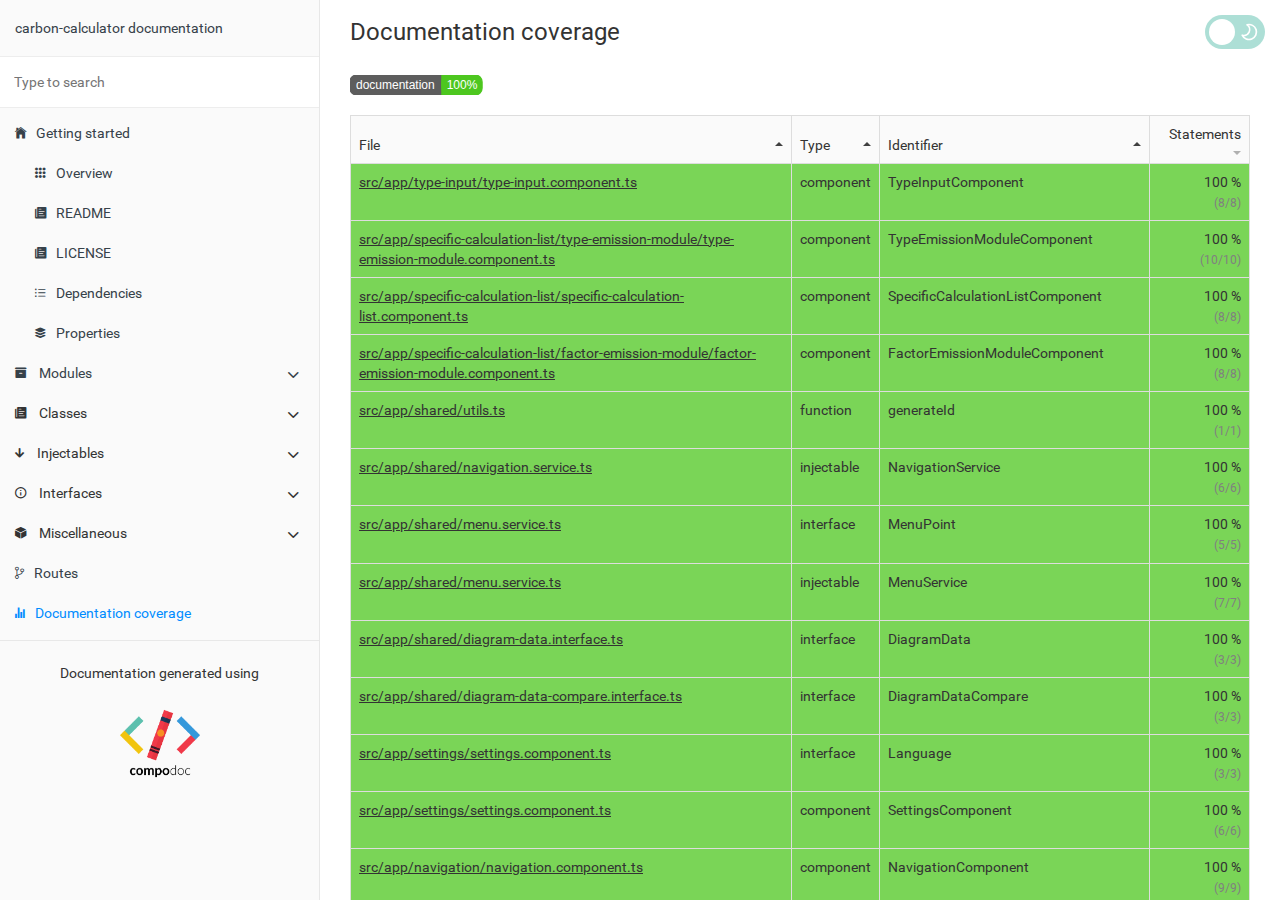
<file: coverage.html>
<!doctype html>
<html class="no-js" lang="">
    <head>
        <meta charset="utf-8">
        <meta http-equiv="x-ua-compatible" content="ie=edge">
        <title>carbon-calculator documentation</title>
        <meta name="description" content="">
        <meta name="viewport" content="width=device-width, initial-scale=1">

        <link rel="icon" type="image/x-icon" href="./images/favicon.ico">
	   <link rel="stylesheet" href="./styles/style.css">
        <link rel="stylesheet" href="./styles/dark.css">
    </head>
    <body>

        <div class="navbar navbar-default navbar-fixed-top visible-xs">
            <a href="./" class="navbar-brand">carbon-calculator documentation</a>
            <button type="button" class="btn btn-default btn-menu ion-ios-menu" id="btn-menu"></button>
        </div>

        <div class="xs-menu menu" id="mobile-menu">
                <div id="book-search-input" role="search"><input type="text" placeholder="Type to search"></div>            <compodoc-menu></compodoc-menu>
        </div>

        <div class="container-fluid main">
           <div class="row main">
               <div class="hidden-xs menu">
                   <compodoc-menu mode="normal"></compodoc-menu>
               </div>
               <!-- START CONTENT -->
               <div class="content coverage">
                   <div class="content-data">



















<ol class="breadcrumb">
    <li>Documentation coverage</li>
</ol>

<div>
    <img src="./images/coverage-badge-documentation.svg">
</div>

<table class="table table-bordered coverage" id="coverage-table">
    <thead class="coverage-header">
        <tr>
            <th>File</th>
            <th>Type</th>
            <th>Identifier</th>
            <th style="text-align:right" class="statements" data-sort-default>Statements</th>
        </tr>
    </thead>
    <tbody>
        <tr class="very-good">
            <td>
                <!-- miscellaneous -->
                <a href="./injectables/CalculationService.html">src/app/_services/calculation.service.ts</a>
            </td>
            <td>injectable</td>
            <td>CalculationService</td>
            <td align="right" data-sort="100">
                <span class="coverage-percent">100 %</span>
                <span class="coverage-count">(9/9)</span>
            </td>
        </tr>
        <tr class="very-good">
            <td>
                <!-- miscellaneous -->
                <a href="./injectables/TranslationManagerService.html">src/app/_services/translation-manager.service.ts</a>
            </td>
            <td>injectable</td>
            <td>TranslationManagerService</td>
            <td align="right" data-sort="100">
                <span class="coverage-percent">100 %</span>
                <span class="coverage-count">(6/6)</span>
            </td>
        </tr>
        <tr class="very-good">
            <td>
                <!-- miscellaneous -->
                <a href="./miscellaneous/variables.html#availableLangs">src/app/_services/translation-manager.service.ts</a>
            </td>
            <td>variable</td>
            <td>availableLangs</td>
            <td align="right" data-sort="100">
                <span class="coverage-percent">100 %</span>
                <span class="coverage-count">(1/1)</span>
            </td>
        </tr>
        <tr class="very-good">
            <td>
                <!-- miscellaneous -->
                <a href="./miscellaneous/functions.html#HttpLoaderFactory">src/app/app.module.ts</a>
            </td>
            <td>function</td>
            <td>HttpLoaderFactory</td>
            <td align="right" data-sort="100">
                <span class="coverage-percent">100 %</span>
                <span class="coverage-count">(1/1)</span>
            </td>
        </tr>
        <tr class="very-good">
            <td>
                <!-- miscellaneous -->
                <a href="./components/CalculationCardComponent.html">src/app/calculation-card/calculation-card.component.ts</a>
            </td>
            <td>component</td>
            <td>CalculationCardComponent</td>
            <td align="right" data-sort="100">
                <span class="coverage-percent">100 %</span>
                <span class="coverage-count">(4/4)</span>
            </td>
        </tr>
        <tr class="very-good">
            <td>
                <!-- miscellaneous -->
                <a href="./interfaces/CalculationCardData.html">src/app/calculation-card/calculation-card.component.ts</a>
            </td>
            <td>interface</td>
            <td>CalculationCardData</td>
            <td align="right" data-sort="100">
                <span class="coverage-percent">100 %</span>
                <span class="coverage-count">(4/4)</span>
            </td>
        </tr>
        <tr class="very-good">
            <td>
                <!-- miscellaneous -->
                <a href="./components/BarDiagramBothComponent.html">src/app/calculation-diagram-compare/bar-diagram-both/bar-diagram-both.component.ts</a>
            </td>
            <td>component</td>
            <td>BarDiagramBothComponent</td>
            <td align="right" data-sort="100">
                <span class="coverage-percent">100 %</span>
                <span class="coverage-count">(4/4)</span>
            </td>
        </tr>
        <tr class="very-good">
            <td>
                <!-- miscellaneous -->
                <a href="./components/BarDiagramCompareComponent.html">src/app/calculation-diagram-compare/bar-diagram-compare/bar-diagram-compare.component.ts</a>
            </td>
            <td>component</td>
            <td>BarDiagramCompareComponent</td>
            <td align="right" data-sort="100">
                <span class="coverage-percent">100 %</span>
                <span class="coverage-count">(4/4)</span>
            </td>
        </tr>
        <tr class="very-good">
            <td>
                <!-- miscellaneous -->
                <a href="./components/CalculationDiagramCompareComponent.html">src/app/calculation-diagram-compare/calculation-diagram-compare.component.ts</a>
            </td>
            <td>component</td>
            <td>CalculationDiagramCompareComponent</td>
            <td align="right" data-sort="100">
                <span class="coverage-percent">100 %</span>
                <span class="coverage-count">(14/14)</span>
            </td>
        </tr>
        <tr class="very-good">
            <td>
                <!-- miscellaneous -->
                <a href="./components/DiagramCompareDialogComponent.html">src/app/calculation-diagram-compare/calculation-diagram-compare.component.ts</a>
            </td>
            <td>component</td>
            <td>DiagramCompareDialogComponent</td>
            <td align="right" data-sort="100">
                <span class="coverage-percent">100 %</span>
                <span class="coverage-count">(4/4)</span>
            </td>
        </tr>
        <tr class="very-good">
            <td>
                <!-- miscellaneous -->
                <a href="./interfaces/DialogData.html">src/app/calculation-diagram-compare/calculation-diagram-compare.component.ts</a>
            </td>
            <td>interface</td>
            <td>DialogData</td>
            <td align="right" data-sort="100">
                <span class="coverage-percent">100 %</span>
                <span class="coverage-count">(3/3)</span>
            </td>
        </tr>
        <tr class="very-good">
            <td>
                <!-- miscellaneous -->
                <a href="./interfaces/TableData.html">src/app/calculation-diagram-compare/calculation-diagram-compare.component.ts</a>
            </td>
            <td>interface</td>
            <td>TableData</td>
            <td align="right" data-sort="100">
                <span class="coverage-percent">100 %</span>
                <span class="coverage-count">(4/4)</span>
            </td>
        </tr>
        <tr class="very-good">
            <td>
                <!-- miscellaneous -->
                <a href="./components/BarDiagramComponent.html">src/app/calculation-diagram/bar-diagram/bar-diagram.component.ts</a>
            </td>
            <td>component</td>
            <td>BarDiagramComponent</td>
            <td align="right" data-sort="100">
                <span class="coverage-percent">100 %</span>
                <span class="coverage-count">(6/6)</span>
            </td>
        </tr>
        <tr class="very-good">
            <td>
                <!-- miscellaneous -->
                <a href="./components/CalculationDiagramComponent.html">src/app/calculation-diagram/calculation-diagram.component.ts</a>
            </td>
            <td>component</td>
            <td>CalculationDiagramComponent</td>
            <td align="right" data-sort="100">
                <span class="coverage-percent">100 %</span>
                <span class="coverage-count">(7/7)</span>
            </td>
        </tr>
        <tr class="very-good">
            <td>
                <!-- miscellaneous -->
                <a href="./components/DiagramDialogComponent.html">src/app/calculation-diagram/calculation-diagram.component.ts</a>
            </td>
            <td>component</td>
            <td>DiagramDialogComponent</td>
            <td align="right" data-sort="100">
                <span class="coverage-percent">100 %</span>
                <span class="coverage-count">(4/4)</span>
            </td>
        </tr>
        <tr class="very-good">
            <td>
                <!-- miscellaneous -->
                <a href="./interfaces/DialogData.html">src/app/calculation-diagram/calculation-diagram.component.ts</a>
            </td>
            <td>interface</td>
            <td>DialogData</td>
            <td align="right" data-sort="100">
                <span class="coverage-percent">100 %</span>
                <span class="coverage-count">(3/3)</span>
            </td>
        </tr>
        <tr class="very-good">
            <td>
                <!-- miscellaneous -->
                <a href="./components/PieDiagramComponent.html">src/app/calculation-diagram/pie-diagram/pie-diagram.component.ts</a>
            </td>
            <td>component</td>
            <td>PieDiagramComponent</td>
            <td align="right" data-sort="100">
                <span class="coverage-percent">100 %</span>
                <span class="coverage-count">(4/4)</span>
            </td>
        </tr>
        <tr class="very-good">
            <td>
                <!-- miscellaneous -->
                <a href="./components/TreeDiagramComponent.html">src/app/calculation-diagram/tree-diagram/tree-diagram.component.ts</a>
            </td>
            <td>component</td>
            <td>TreeDiagramComponent</td>
            <td align="right" data-sort="100">
                <span class="coverage-percent">100 %</span>
                <span class="coverage-count">(4/4)</span>
            </td>
        </tr>
        <tr class="very-good">
            <td>
                <!-- miscellaneous -->
                <a href="./interfaces/Tree.html">src/app/calculation-diagram/tree-diagram/tree-diagram.component.ts</a>
            </td>
            <td>interface</td>
            <td>Tree</td>
            <td align="right" data-sort="100">
                <span class="coverage-percent">100 %</span>
                <span class="coverage-count">(3/3)</span>
            </td>
        </tr>
        <tr class="very-good">
            <td>
                <!-- miscellaneous -->
                <a href="./components/CalculationListComponent.html">src/app/calculation-list/calculation-list.component.ts</a>
            </td>
            <td>component</td>
            <td>CalculationListComponent</td>
            <td align="right" data-sort="100">
                <span class="coverage-percent">100 %</span>
                <span class="coverage-count">(8/8)</span>
            </td>
        </tr>
        <tr class="very-good">
            <td>
                <!-- miscellaneous -->
                <a href="./components/ImportFileDialogComponent.html">src/app/calculation-list/import-file-dialog/import-file-dialog.component.ts</a>
            </td>
            <td>component</td>
            <td>ImportFileDialogComponent</td>
            <td align="right" data-sort="100">
                <span class="coverage-percent">100 %</span>
                <span class="coverage-count">(4/4)</span>
            </td>
        </tr>
        <tr class="very-good">
            <td>
                <!-- miscellaneous -->
                <a href="./interfaces/ImportData.html">src/app/calculation-list/import-file-dialog/import-file-dialog.component.ts</a>
            </td>
            <td>interface</td>
            <td>ImportData</td>
            <td align="right" data-sort="100">
                <span class="coverage-percent">100 %</span>
                <span class="coverage-count">(2/2)</span>
            </td>
        </tr>
        <tr class="very-good">
            <td>
                <!-- miscellaneous -->
                <a href="./components/CalculationSelectCompareComponent.html">src/app/calculation-select-compare/calculation-select-compare.component.ts</a>
            </td>
            <td>component</td>
            <td>CalculationSelectCompareComponent</td>
            <td align="right" data-sort="100">
                <span class="coverage-percent">100 %</span>
                <span class="coverage-count">(6/6)</span>
            </td>
        </tr>
        <tr class="very-good">
            <td>
                <!-- miscellaneous -->
                <a href="./components/CreateCalculationComponent.html">src/app/create-calculation/create-calculation.component.ts</a>
            </td>
            <td>component</td>
            <td>CreateCalculationComponent</td>
            <td align="right" data-sort="100">
                <span class="coverage-percent">100 %</span>
                <span class="coverage-count">(5/5)</span>
            </td>
        </tr>
        <tr class="very-good">
            <td>
                <!-- miscellaneous -->
                <a href="./interfaces/CalculationData.html">src/app/create-calculation/create-calculation.component.ts</a>
            </td>
            <td>interface</td>
            <td>CalculationData</td>
            <td align="right" data-sort="100">
                <span class="coverage-percent">100 %</span>
                <span class="coverage-count">(3/3)</span>
            </td>
        </tr>
        <tr class="very-good">
            <td>
                <!-- miscellaneous -->
                <a href="./components/CreateModuleComponent.html">src/app/create-module/create-module.component.ts</a>
            </td>
            <td>component</td>
            <td>CreateModuleComponent</td>
            <td align="right" data-sort="100">
                <span class="coverage-percent">100 %</span>
                <span class="coverage-count">(7/7)</span>
            </td>
        </tr>
        <tr class="very-good">
            <td>
                <!-- miscellaneous -->
                <a href="./components/CreateTypeComponent.html">src/app/create-type/create-type.component.ts</a>
            </td>
            <td>component</td>
            <td>CreateTypeComponent</td>
            <td align="right" data-sort="100">
                <span class="coverage-percent">100 %</span>
                <span class="coverage-count">(7/7)</span>
            </td>
        </tr>
        <tr class="very-good">
            <td>
                <!-- miscellaneous -->
                <a href="./components/EmissionItemComponent.html">src/app/emission-list/emission-item/emission-item.component.ts</a>
            </td>
            <td>component</td>
            <td>EmissionItemComponent</td>
            <td align="right" data-sort="100">
                <span class="coverage-percent">100 %</span>
                <span class="coverage-count">(7/7)</span>
            </td>
        </tr>
        <tr class="very-good">
            <td>
                <!-- miscellaneous -->
                <a href="./components/EmissionListComponent.html">src/app/emission-list/emission-list.component.ts</a>
            </td>
            <td>component</td>
            <td>EmissionListComponent</td>
            <td align="right" data-sort="100">
                <span class="coverage-percent">100 %</span>
                <span class="coverage-count">(6/6)</span>
            </td>
        </tr>
        <tr class="very-good">
            <td>
                <!-- miscellaneous -->
                <a href="./classes/Calculation.html">src/app/emissionmodule/calculation.ts</a>
            </td>
            <td>class</td>
            <td>Calculation</td>
            <td align="right" data-sort="100">
                <span class="coverage-percent">100 %</span>
                <span class="coverage-count">(12/12)</span>
            </td>
        </tr>
        <tr class="very-good">
            <td>
                <!-- miscellaneous -->
                <a href="./interfaces/EmissionModule.html">src/app/emissionmodule/emission-module.ts</a>
            </td>
            <td>interface</td>
            <td>EmissionModule</td>
            <td align="right" data-sort="100">
                <span class="coverage-percent">100 %</span>
                <span class="coverage-count">(5/5)</span>
            </td>
        </tr>
        <tr class="very-good">
            <td>
                <!-- miscellaneous -->
                <a href="./interfaces/ModuleType.html">src/app/emissionmodule/emission-module.ts</a>
            </td>
            <td>interface</td>
            <td>ModuleType</td>
            <td align="right" data-sort="100">
                <span class="coverage-percent">100 %</span>
                <span class="coverage-count">(3/3)</span>
            </td>
        </tr>
        <tr class="very-good">
            <td>
                <!-- miscellaneous -->
                <a href="./classes/EmissionsManager.html">src/app/emissionmodule/emissions_manager.ts</a>
            </td>
            <td>class</td>
            <td>EmissionsManager</td>
            <td align="right" data-sort="100">
                <span class="coverage-percent">100 %</span>
                <span class="coverage-count">(5/5)</span>
            </td>
        </tr>
        <tr class="very-good">
            <td>
                <!-- miscellaneous -->
                <a href="./interfaces/Serializer.html">src/app/emissionmodule/emissions_manager.ts</a>
            </td>
            <td>interface</td>
            <td>Serializer</td>
            <td align="right" data-sort="100">
                <span class="coverage-percent">100 %</span>
                <span class="coverage-count">(3/3)</span>
            </td>
        </tr>
        <tr class="very-good">
            <td>
                <!-- miscellaneous -->
                <a href="./miscellaneous/variables.html#emissions">src/app/emissionmodule/emissions_manager.ts</a>
            </td>
            <td>variable</td>
            <td>emissions</td>
            <td align="right" data-sort="100">
                <span class="coverage-percent">100 %</span>
                <span class="coverage-count">(1/1)</span>
            </td>
        </tr>
        <tr class="very-good">
            <td>
                <!-- miscellaneous -->
                <a href="./miscellaneous/variables.html#units">src/app/emissionmodule/emissions_manager.ts</a>
            </td>
            <td>variable</td>
            <td>units</td>
            <td align="right" data-sort="100">
                <span class="coverage-percent">100 %</span>
                <span class="coverage-count">(1/1)</span>
            </td>
        </tr>
        <tr class="very-good">
            <td>
                <!-- miscellaneous -->
                <a href="./classes/FactorManager.html">src/app/emissionmodule/factor-manager.ts</a>
            </td>
            <td>class</td>
            <td>FactorManager</td>
            <td align="right" data-sort="100">
                <span class="coverage-percent">100 %</span>
                <span class="coverage-count">(6/6)</span>
            </td>
        </tr>
        <tr class="very-good">
            <td>
                <!-- miscellaneous -->
                <a href="./classes/FactorProvider.html">src/app/emissionmodule/factor_provider.ts</a>
            </td>
            <td>class</td>
            <td>FactorProvider</td>
            <td align="right" data-sort="100">
                <span class="coverage-percent">100 %</span>
                <span class="coverage-count">(2/2)</span>
            </td>
        </tr>
        <tr class="very-good">
            <td>
                <!-- miscellaneous -->
                <a href="./miscellaneous/variables.html#PRESET_FACTORS_LIST">src/app/emissionmodule/factor_provider.ts</a>
            </td>
            <td>variable</td>
            <td>PRESET_FACTORS_LIST</td>
            <td align="right" data-sort="100">
                <span class="coverage-percent">100 %</span>
                <span class="coverage-count">(1/1)</span>
            </td>
        </tr>
        <tr class="very-good">
            <td>
                <!-- miscellaneous -->
                <a href="./classes/AdvancedEmissionModule.html">src/app/emissionmodule/modules/advanced-module.ts</a>
            </td>
            <td>class</td>
            <td>AdvancedEmissionModule</td>
            <td align="right" data-sort="100">
                <span class="coverage-percent">100 %</span>
                <span class="coverage-count">(11/11)</span>
            </td>
        </tr>
        <tr class="very-good">
            <td>
                <!-- miscellaneous -->
                <a href="./interfaces/AdvancedSubModule.html">src/app/emissionmodule/modules/advanced-module.ts</a>
            </td>
            <td>interface</td>
            <td>AdvancedSubModule</td>
            <td align="right" data-sort="100">
                <span class="coverage-percent">100 %</span>
                <span class="coverage-count">(3/3)</span>
            </td>
        </tr>
        <tr class="very-good">
            <td>
                <!-- miscellaneous -->
                <a href="./miscellaneous/variables.html#ELECTRICITY_MODULE_ID">src/app/emissionmodule/modules/advanced-module.ts</a>
            </td>
            <td>variable</td>
            <td>ELECTRICITY_MODULE_ID</td>
            <td align="right" data-sort="100">
                <span class="coverage-percent">100 %</span>
                <span class="coverage-count">(1/1)</span>
            </td>
        </tr>
        <tr class="very-good">
            <td>
                <!-- miscellaneous -->
                <a href="./miscellaneous/variables.html#ELECTRICITY_TYPES">src/app/emissionmodule/modules/advanced-module.ts</a>
            </td>
            <td>variable</td>
            <td>ELECTRICITY_TYPES</td>
            <td align="right" data-sort="100">
                <span class="coverage-percent">100 %</span>
                <span class="coverage-count">(1/1)</span>
            </td>
        </tr>
        <tr class="very-good">
            <td>
                <!-- miscellaneous -->
                <a href="./miscellaneous/variables.html#MOBILITY_MODULE_ID">src/app/emissionmodule/modules/advanced-module.ts</a>
            </td>
            <td>variable</td>
            <td>MOBILITY_MODULE_ID</td>
            <td align="right" data-sort="100">
                <span class="coverage-percent">100 %</span>
                <span class="coverage-count">(1/1)</span>
            </td>
        </tr>
        <tr class="very-good">
            <td>
                <!-- miscellaneous -->
                <a href="./miscellaneous/variables.html#MOBILITY_TYPES">src/app/emissionmodule/modules/advanced-module.ts</a>
            </td>
            <td>variable</td>
            <td>MOBILITY_TYPES</td>
            <td align="right" data-sort="100">
                <span class="coverage-percent">100 %</span>
                <span class="coverage-count">(1/1)</span>
            </td>
        </tr>
        <tr class="very-good">
            <td>
                <!-- miscellaneous -->
                <a href="./classes/FactorEmissionModule.html">src/app/emissionmodule/modules/factor-module.ts</a>
            </td>
            <td>class</td>
            <td>FactorEmissionModule</td>
            <td align="right" data-sort="100">
                <span class="coverage-percent">100 %</span>
                <span class="coverage-count">(6/6)</span>
            </td>
        </tr>
        <tr class="very-good">
            <td>
                <!-- miscellaneous -->
                <a href="./classes/AdvancedSerializer.html">src/app/emissionmodule/serializer/advanced-serializer.ts</a>
            </td>
            <td>class</td>
            <td>AdvancedSerializer</td>
            <td align="right" data-sort="100">
                <span class="coverage-percent">100 %</span>
                <span class="coverage-count">(3/3)</span>
            </td>
        </tr>
        <tr class="very-good">
            <td>
                <!-- miscellaneous -->
                <a href="./miscellaneous/variables.html#advancedSerializer">src/app/emissionmodule/serializer/advanced-serializer.ts</a>
            </td>
            <td>variable</td>
            <td>advancedSerializer</td>
            <td align="right" data-sort="100">
                <span class="coverage-percent">100 %</span>
                <span class="coverage-count">(1/1)</span>
            </td>
        </tr>
        <tr class="very-good">
            <td>
                <!-- miscellaneous -->
                <a href="./classes/FactorSerializer.html">src/app/emissionmodule/serializer/factor-serializer.ts</a>
            </td>
            <td>class</td>
            <td>FactorSerializer</td>
            <td align="right" data-sort="100">
                <span class="coverage-percent">100 %</span>
                <span class="coverage-count">(3/3)</span>
            </td>
        </tr>
        <tr class="very-good">
            <td>
                <!-- miscellaneous -->
                <a href="./miscellaneous/variables.html#factorSerializer">src/app/emissionmodule/serializer/factor-serializer.ts</a>
            </td>
            <td>variable</td>
            <td>factorSerializer</td>
            <td align="right" data-sort="100">
                <span class="coverage-percent">100 %</span>
                <span class="coverage-count">(1/1)</span>
            </td>
        </tr>
        <tr class="very-good">
            <td>
                <!-- miscellaneous -->
                <a href="./components/FileUploadComponent.html">src/app/file-upload/file-upload.component.ts</a>
            </td>
            <td>component</td>
            <td>FileUploadComponent</td>
            <td align="right" data-sort="100">
                <span class="coverage-percent">100 %</span>
                <span class="coverage-count">(4/4)</span>
            </td>
        </tr>
        <tr class="very-good">
            <td>
                <!-- miscellaneous -->
                <a href="./components/FooterComponent.html">src/app/footer/footer.component.ts</a>
            </td>
            <td>component</td>
            <td>FooterComponent</td>
            <td align="right" data-sort="100">
                <span class="coverage-percent">100 %</span>
                <span class="coverage-count">(1/1)</span>
            </td>
        </tr>
        <tr class="very-good">
            <td>
                <!-- miscellaneous -->
                <a href="./components/NavigationComponent.html">src/app/navigation/navigation.component.ts</a>
            </td>
            <td>component</td>
            <td>NavigationComponent</td>
            <td align="right" data-sort="100">
                <span class="coverage-percent">100 %</span>
                <span class="coverage-count">(9/9)</span>
            </td>
        </tr>
        <tr class="very-good">
            <td>
                <!-- miscellaneous -->
                <a href="./components/SettingsComponent.html">src/app/settings/settings.component.ts</a>
            </td>
            <td>component</td>
            <td>SettingsComponent</td>
            <td align="right" data-sort="100">
                <span class="coverage-percent">100 %</span>
                <span class="coverage-count">(6/6)</span>
            </td>
        </tr>
        <tr class="very-good">
            <td>
                <!-- miscellaneous -->
                <a href="./interfaces/Language.html">src/app/settings/settings.component.ts</a>
            </td>
            <td>interface</td>
            <td>Language</td>
            <td align="right" data-sort="100">
                <span class="coverage-percent">100 %</span>
                <span class="coverage-count">(3/3)</span>
            </td>
        </tr>
        <tr class="very-good">
            <td>
                <!-- miscellaneous -->
                <a href="./interfaces/DiagramDataCompare.html">src/app/shared/diagram-data-compare.interface.ts</a>
            </td>
            <td>interface</td>
            <td>DiagramDataCompare</td>
            <td align="right" data-sort="100">
                <span class="coverage-percent">100 %</span>
                <span class="coverage-count">(3/3)</span>
            </td>
        </tr>
        <tr class="very-good">
            <td>
                <!-- miscellaneous -->
                <a href="./interfaces/DiagramData.html">src/app/shared/diagram-data.interface.ts</a>
            </td>
            <td>interface</td>
            <td>DiagramData</td>
            <td align="right" data-sort="100">
                <span class="coverage-percent">100 %</span>
                <span class="coverage-count">(3/3)</span>
            </td>
        </tr>
        <tr class="very-good">
            <td>
                <!-- miscellaneous -->
                <a href="./injectables/MenuService.html">src/app/shared/menu.service.ts</a>
            </td>
            <td>injectable</td>
            <td>MenuService</td>
            <td align="right" data-sort="100">
                <span class="coverage-percent">100 %</span>
                <span class="coverage-count">(7/7)</span>
            </td>
        </tr>
        <tr class="very-good">
            <td>
                <!-- miscellaneous -->
                <a href="./interfaces/MenuPoint.html">src/app/shared/menu.service.ts</a>
            </td>
            <td>interface</td>
            <td>MenuPoint</td>
            <td align="right" data-sort="100">
                <span class="coverage-percent">100 %</span>
                <span class="coverage-count">(5/5)</span>
            </td>
        </tr>
        <tr class="very-good">
            <td>
                <!-- miscellaneous -->
                <a href="./injectables/NavigationService.html">src/app/shared/navigation.service.ts</a>
            </td>
            <td>injectable</td>
            <td>NavigationService</td>
            <td align="right" data-sort="100">
                <span class="coverage-percent">100 %</span>
                <span class="coverage-count">(6/6)</span>
            </td>
        </tr>
        <tr class="very-good">
            <td>
                <!-- miscellaneous -->
                <a href="./miscellaneous/functions.html#generateId">src/app/shared/utils.ts</a>
            </td>
            <td>function</td>
            <td>generateId</td>
            <td align="right" data-sort="100">
                <span class="coverage-percent">100 %</span>
                <span class="coverage-count">(1/1)</span>
            </td>
        </tr>
        <tr class="very-good">
            <td>
                <!-- miscellaneous -->
                <a href="./components/FactorEmissionModuleComponent.html">src/app/specific-calculation-list/factor-emission-module/factor-emission-module.component.ts</a>
            </td>
            <td>component</td>
            <td>FactorEmissionModuleComponent</td>
            <td align="right" data-sort="100">
                <span class="coverage-percent">100 %</span>
                <span class="coverage-count">(8/8)</span>
            </td>
        </tr>
        <tr class="very-good">
            <td>
                <!-- miscellaneous -->
                <a href="./components/SpecificCalculationListComponent.html">src/app/specific-calculation-list/specific-calculation-list.component.ts</a>
            </td>
            <td>component</td>
            <td>SpecificCalculationListComponent</td>
            <td align="right" data-sort="100">
                <span class="coverage-percent">100 %</span>
                <span class="coverage-count">(8/8)</span>
            </td>
        </tr>
        <tr class="very-good">
            <td>
                <!-- miscellaneous -->
                <a href="./components/TypeEmissionModuleComponent.html">src/app/specific-calculation-list/type-emission-module/type-emission-module.component.ts</a>
            </td>
            <td>component</td>
            <td>TypeEmissionModuleComponent</td>
            <td align="right" data-sort="100">
                <span class="coverage-percent">100 %</span>
                <span class="coverage-count">(10/10)</span>
            </td>
        </tr>
        <tr class="very-good">
            <td>
                <!-- miscellaneous -->
                <a href="./components/TypeInputComponent.html">src/app/type-input/type-input.component.ts</a>
            </td>
            <td>component</td>
            <td>TypeInputComponent</td>
            <td align="right" data-sort="100">
                <span class="coverage-percent">100 %</span>
                <span class="coverage-count">(8/8)</span>
            </td>
        </tr>
    </tbody>
</table>

<script src="js/libs/tablesort.min.js"></script>
<script src="js/libs/tablesort.number.min.js"></script>
<script>
    new Tablesort(document.getElementById('coverage-table'));
</script>

                   </div><div class="search-results">
    <div class="has-results">
        <h1 class="search-results-title"><span class='search-results-count'></span> results matching "<span class='search-query'></span>"</h1>
        <ul class="search-results-list"></ul>
    </div>
    <div class="no-results">
        <h1 class="search-results-title">No results matching "<span class='search-query'></span>"</h1>
    </div>
</div>
</div>
               <!-- END CONTENT -->
           </div>
       </div>

          <label class="dark-mode-switch">
               <input type="checkbox">
               <span class="slider">
                    <svg class="slider-icon" viewBox="0 0 24 24" fill="none" height="20" stroke="#000" stroke-linecap="round" stroke-linejoin="round" stroke-width="2" width="20" xmlns="http://www.w3.org/2000/svg">
                    <path d="M21 12.79A9 9 0 1111.21 3 7 7 0 0021 12.79z"></path>
                    </svg>
               </span>
          </label>

       <script>
            var COMPODOC_CURRENT_PAGE_DEPTH = 0;
            var COMPODOC_CURRENT_PAGE_CONTEXT = 'coverage';
            var COMPODOC_CURRENT_PAGE_URL = 'coverage.html';
            var MAX_SEARCH_RESULTS = 15;
       </script>

       <script src="./js/libs/custom-elements.min.js"></script>
       <script src="./js/libs/lit-html.js"></script>

       <script src="./js/menu-wc.js" defer></script>
       <script nomodule src="./js/menu-wc_es5.js" defer></script>

       <script src="./js/libs/bootstrap-native.js"></script>

       <script src="./js/libs/es6-shim.min.js"></script>
       <script src="./js/libs/EventDispatcher.js"></script>
       <script src="./js/libs/promise.min.js"></script>
       <script src="./js/libs/zepto.min.js"></script>

       <script src="./js/compodoc.js"></script>

       <script src="./js/tabs.js"></script>
       <script src="./js/menu.js"></script>
       <script src="./js/libs/clipboard.min.js"></script>
       <script src="./js/libs/prism.js"></script>
       <script src="./js/sourceCode.js"></script>
          <script src="./js/search/search.js"></script>
          <script src="./js/search/lunr.min.js"></script>
          <script src="./js/search/search-lunr.js"></script>
          <script src="./js/search/search_index.js"></script>
       <script src="./js/lazy-load-graphs.js"></script>


    </body>
</html>
</file>
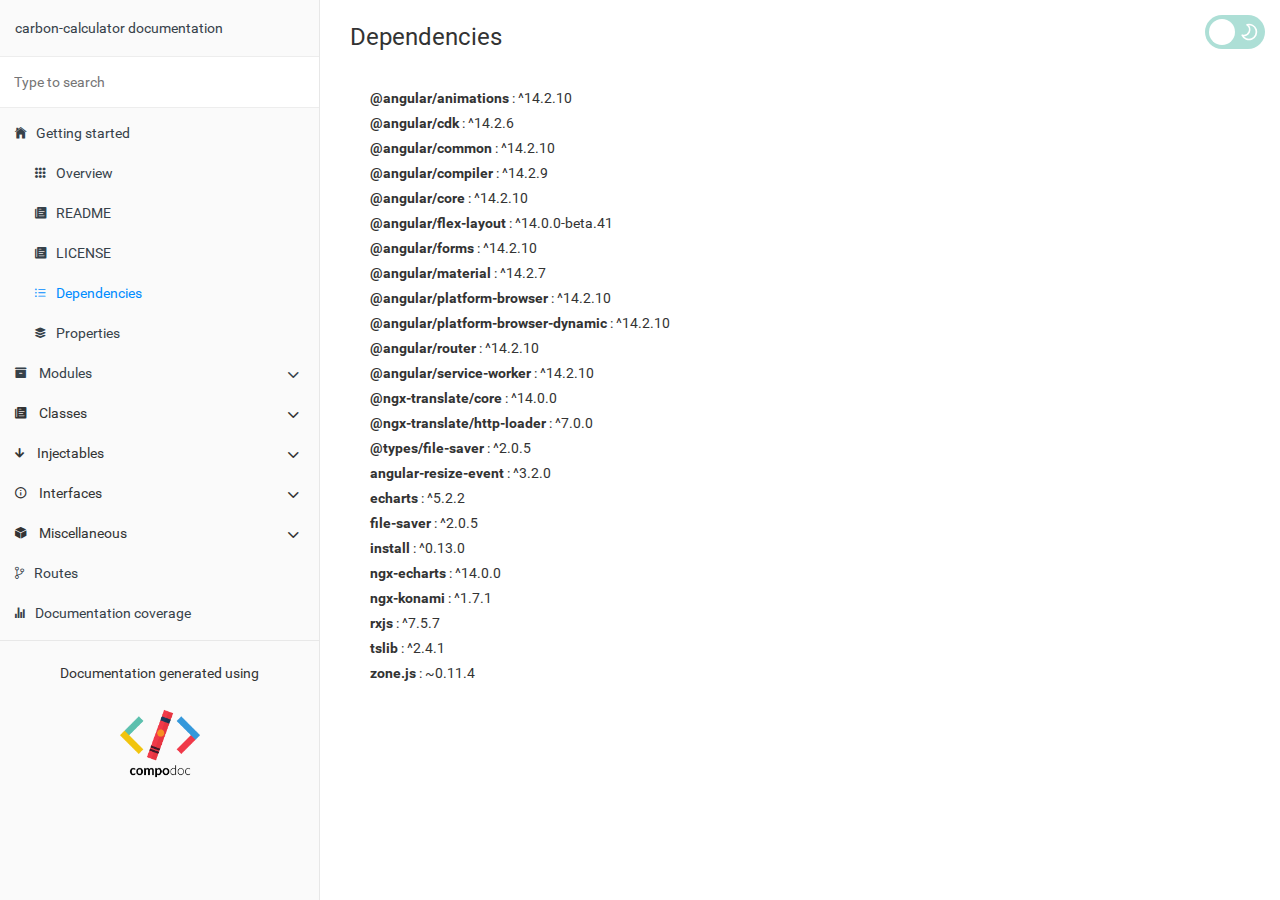
<file: dependencies.html>
<!doctype html>
<html class="no-js" lang="">
    <head>
        <meta charset="utf-8">
        <meta http-equiv="x-ua-compatible" content="ie=edge">
        <title>carbon-calculator documentation</title>
        <meta name="description" content="">
        <meta name="viewport" content="width=device-width, initial-scale=1">

        <link rel="icon" type="image/x-icon" href="./images/favicon.ico">
	   <link rel="stylesheet" href="./styles/style.css">
        <link rel="stylesheet" href="./styles/dark.css">
    </head>
    <body>

        <div class="navbar navbar-default navbar-fixed-top visible-xs">
            <a href="./" class="navbar-brand">carbon-calculator documentation</a>
            <button type="button" class="btn btn-default btn-menu ion-ios-menu" id="btn-menu"></button>
        </div>

        <div class="xs-menu menu" id="mobile-menu">
                <div id="book-search-input" role="search"><input type="text" placeholder="Type to search"></div>            <compodoc-menu></compodoc-menu>
        </div>

        <div class="container-fluid main">
           <div class="row main">
               <div class="hidden-xs menu">
                   <compodoc-menu mode="normal"></compodoc-menu>
               </div>
               <!-- START CONTENT -->
               <div class="content package-dependencies">
                   <div class="content-data">















    <ol class="breadcrumb">
        <li>Dependencies</li>
    </ol>
    <ul class="dependencies-list">
        <li>
            <b>@angular/animations</b> : ^14.2.10</li>
        <li>
            <b>@angular/cdk</b> : ^14.2.6</li>
        <li>
            <b>@angular/common</b> : ^14.2.10</li>
        <li>
            <b>@angular/compiler</b> : ^14.2.9</li>
        <li>
            <b>@angular/core</b> : ^14.2.10</li>
        <li>
            <b>@angular/flex-layout</b> : ^14.0.0-beta.41</li>
        <li>
            <b>@angular/forms</b> : ^14.2.10</li>
        <li>
            <b>@angular/material</b> : ^14.2.7</li>
        <li>
            <b>@angular/platform-browser</b> : ^14.2.10</li>
        <li>
            <b>@angular/platform-browser-dynamic</b> : ^14.2.10</li>
        <li>
            <b>@angular/router</b> : ^14.2.10</li>
        <li>
            <b>@angular/service-worker</b> : ^14.2.10</li>
        <li>
            <b>@ngx-translate/core</b> : ^14.0.0</li>
        <li>
            <b>@ngx-translate/http-loader</b> : ^7.0.0</li>
        <li>
            <b>@types/file-saver</b> : ^2.0.5</li>
        <li>
            <b>angular-resize-event</b> : ^3.2.0</li>
        <li>
            <b>echarts</b> : ^5.2.2</li>
        <li>
            <b>file-saver</b> : ^2.0.5</li>
        <li>
            <b>install</b> : ^0.13.0</li>
        <li>
            <b>ngx-echarts</b> : ^14.0.0</li>
        <li>
            <b>ngx-konami</b> : ^1.7.1</li>
        <li>
            <b>rxjs</b> : ^7.5.7</li>
        <li>
            <b>tslib</b> : ^2.4.1</li>
        <li>
            <b>zone.js</b> : ~0.11.4</li>
    </ul>







                   </div><div class="search-results">
    <div class="has-results">
        <h1 class="search-results-title"><span class='search-results-count'></span> results matching "<span class='search-query'></span>"</h1>
        <ul class="search-results-list"></ul>
    </div>
    <div class="no-results">
        <h1 class="search-results-title">No results matching "<span class='search-query'></span>"</h1>
    </div>
</div>
</div>
               <!-- END CONTENT -->
           </div>
       </div>

          <label class="dark-mode-switch">
               <input type="checkbox">
               <span class="slider">
                    <svg class="slider-icon" viewBox="0 0 24 24" fill="none" height="20" stroke="#000" stroke-linecap="round" stroke-linejoin="round" stroke-width="2" width="20" xmlns="http://www.w3.org/2000/svg">
                    <path d="M21 12.79A9 9 0 1111.21 3 7 7 0 0021 12.79z"></path>
                    </svg>
               </span>
          </label>

       <script>
            var COMPODOC_CURRENT_PAGE_DEPTH = 0;
            var COMPODOC_CURRENT_PAGE_CONTEXT = 'package-dependencies';
            var COMPODOC_CURRENT_PAGE_URL = 'dependencies.html';
            var MAX_SEARCH_RESULTS = 15;
       </script>

       <script src="./js/libs/custom-elements.min.js"></script>
       <script src="./js/libs/lit-html.js"></script>

       <script src="./js/menu-wc.js" defer></script>
       <script nomodule src="./js/menu-wc_es5.js" defer></script>

       <script src="./js/libs/bootstrap-native.js"></script>

       <script src="./js/libs/es6-shim.min.js"></script>
       <script src="./js/libs/EventDispatcher.js"></script>
       <script src="./js/libs/promise.min.js"></script>
       <script src="./js/libs/zepto.min.js"></script>

       <script src="./js/compodoc.js"></script>

       <script src="./js/tabs.js"></script>
       <script src="./js/menu.js"></script>
       <script src="./js/libs/clipboard.min.js"></script>
       <script src="./js/libs/prism.js"></script>
       <script src="./js/sourceCode.js"></script>
          <script src="./js/search/search.js"></script>
          <script src="./js/search/lunr.min.js"></script>
          <script src="./js/search/search-lunr.js"></script>
          <script src="./js/search/search_index.js"></script>
       <script src="./js/lazy-load-graphs.js"></script>


    </body>
</html>
</file>
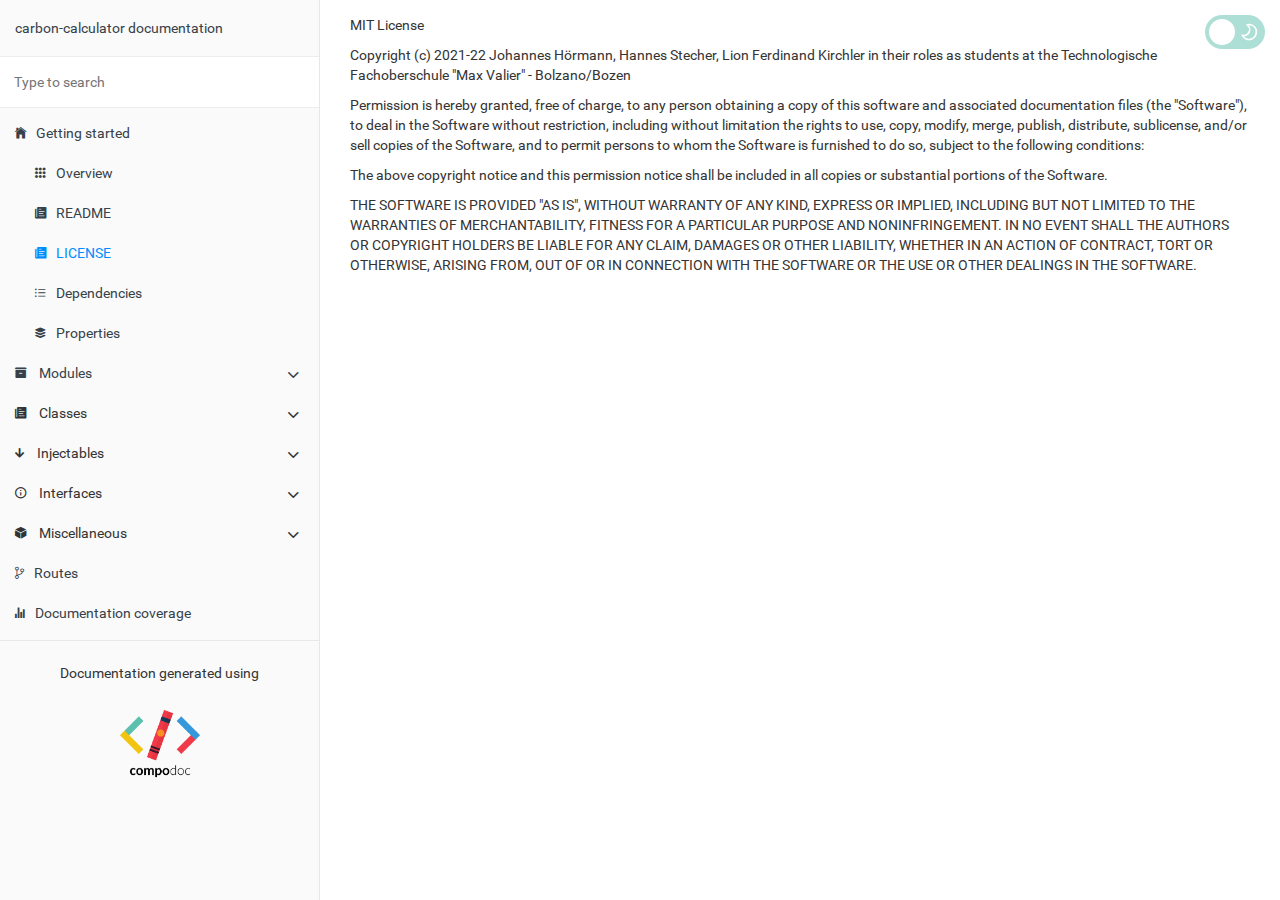
<file: license.html>
<!doctype html>
<html class="no-js" lang="">
    <head>
        <meta charset="utf-8">
        <meta http-equiv="x-ua-compatible" content="ie=edge">
        <title>carbon-calculator documentation</title>
        <meta name="description" content="">
        <meta name="viewport" content="width=device-width, initial-scale=1">

        <link rel="icon" type="image/x-icon" href="./images/favicon.ico">
	   <link rel="stylesheet" href="./styles/style.css">
        <link rel="stylesheet" href="./styles/dark.css">
    </head>
    <body>

        <div class="navbar navbar-default navbar-fixed-top visible-xs">
            <a href="./" class="navbar-brand">carbon-calculator documentation</a>
            <button type="button" class="btn btn-default btn-menu ion-ios-menu" id="btn-menu"></button>
        </div>

        <div class="xs-menu menu" id="mobile-menu">
                <div id="book-search-input" role="search"><input type="text" placeholder="Type to search"></div>            <compodoc-menu></compodoc-menu>
        </div>

        <div class="container-fluid main">
           <div class="row main">
               <div class="hidden-xs menu">
                   <compodoc-menu mode="normal"></compodoc-menu>
               </div>
               <!-- START CONTENT -->
               <div class="content getting-started">
                   <div class="content-data">

<p>MIT License</p>
<p>Copyright (c) 2021-22 Johannes Hörmann, Hannes Stecher, Lion Ferdinand Kirchler
in their roles as students at the Technologische Fachoberschule &quot;Max Valier&quot; - Bolzano/Bozen</p>
<p>Permission is hereby granted, free of charge, to any person obtaining a copy
of this software and associated documentation files (the &quot;Software&quot;), to deal
in the Software without restriction, including without limitation the rights
to use, copy, modify, merge, publish, distribute, sublicense, and/or sell
copies of the Software, and to permit persons to whom the Software is
furnished to do so, subject to the following conditions:</p>
<p>The above copyright notice and this permission notice shall be included in all
copies or substantial portions of the Software.</p>
<p>THE SOFTWARE IS PROVIDED &quot;AS IS&quot;, WITHOUT WARRANTY OF ANY KIND, EXPRESS OR
IMPLIED, INCLUDING BUT NOT LIMITED TO THE WARRANTIES OF MERCHANTABILITY,
FITNESS FOR A PARTICULAR PURPOSE AND NONINFRINGEMENT. IN NO EVENT SHALL THE
AUTHORS OR COPYRIGHT HOLDERS BE LIABLE FOR ANY CLAIM, DAMAGES OR OTHER
LIABILITY, WHETHER IN AN ACTION OF CONTRACT, TORT OR OTHERWISE, ARISING FROM,
OUT OF OR IN CONNECTION WITH THE SOFTWARE OR THE USE OR OTHER DEALINGS IN THE
SOFTWARE.</p>





















                   </div><div class="search-results">
    <div class="has-results">
        <h1 class="search-results-title"><span class='search-results-count'></span> results matching "<span class='search-query'></span>"</h1>
        <ul class="search-results-list"></ul>
    </div>
    <div class="no-results">
        <h1 class="search-results-title">No results matching "<span class='search-query'></span>"</h1>
    </div>
</div>
</div>
               <!-- END CONTENT -->
           </div>
       </div>

          <label class="dark-mode-switch">
               <input type="checkbox">
               <span class="slider">
                    <svg class="slider-icon" viewBox="0 0 24 24" fill="none" height="20" stroke="#000" stroke-linecap="round" stroke-linejoin="round" stroke-width="2" width="20" xmlns="http://www.w3.org/2000/svg">
                    <path d="M21 12.79A9 9 0 1111.21 3 7 7 0 0021 12.79z"></path>
                    </svg>
               </span>
          </label>

       <script>
            var COMPODOC_CURRENT_PAGE_DEPTH = 0;
            var COMPODOC_CURRENT_PAGE_CONTEXT = 'getting-started';
            var COMPODOC_CURRENT_PAGE_URL = 'license.html';
            var MAX_SEARCH_RESULTS = 15;
       </script>

       <script src="./js/libs/custom-elements.min.js"></script>
       <script src="./js/libs/lit-html.js"></script>

       <script src="./js/menu-wc.js" defer></script>
       <script nomodule src="./js/menu-wc_es5.js" defer></script>

       <script src="./js/libs/bootstrap-native.js"></script>

       <script src="./js/libs/es6-shim.min.js"></script>
       <script src="./js/libs/EventDispatcher.js"></script>
       <script src="./js/libs/promise.min.js"></script>
       <script src="./js/libs/zepto.min.js"></script>

       <script src="./js/compodoc.js"></script>

       <script src="./js/tabs.js"></script>
       <script src="./js/menu.js"></script>
       <script src="./js/libs/clipboard.min.js"></script>
       <script src="./js/libs/prism.js"></script>
       <script src="./js/sourceCode.js"></script>
          <script src="./js/search/search.js"></script>
          <script src="./js/search/lunr.min.js"></script>
          <script src="./js/search/search-lunr.js"></script>
          <script src="./js/search/search_index.js"></script>
       <script src="./js/lazy-load-graphs.js"></script>


    </body>
</html>
</file>
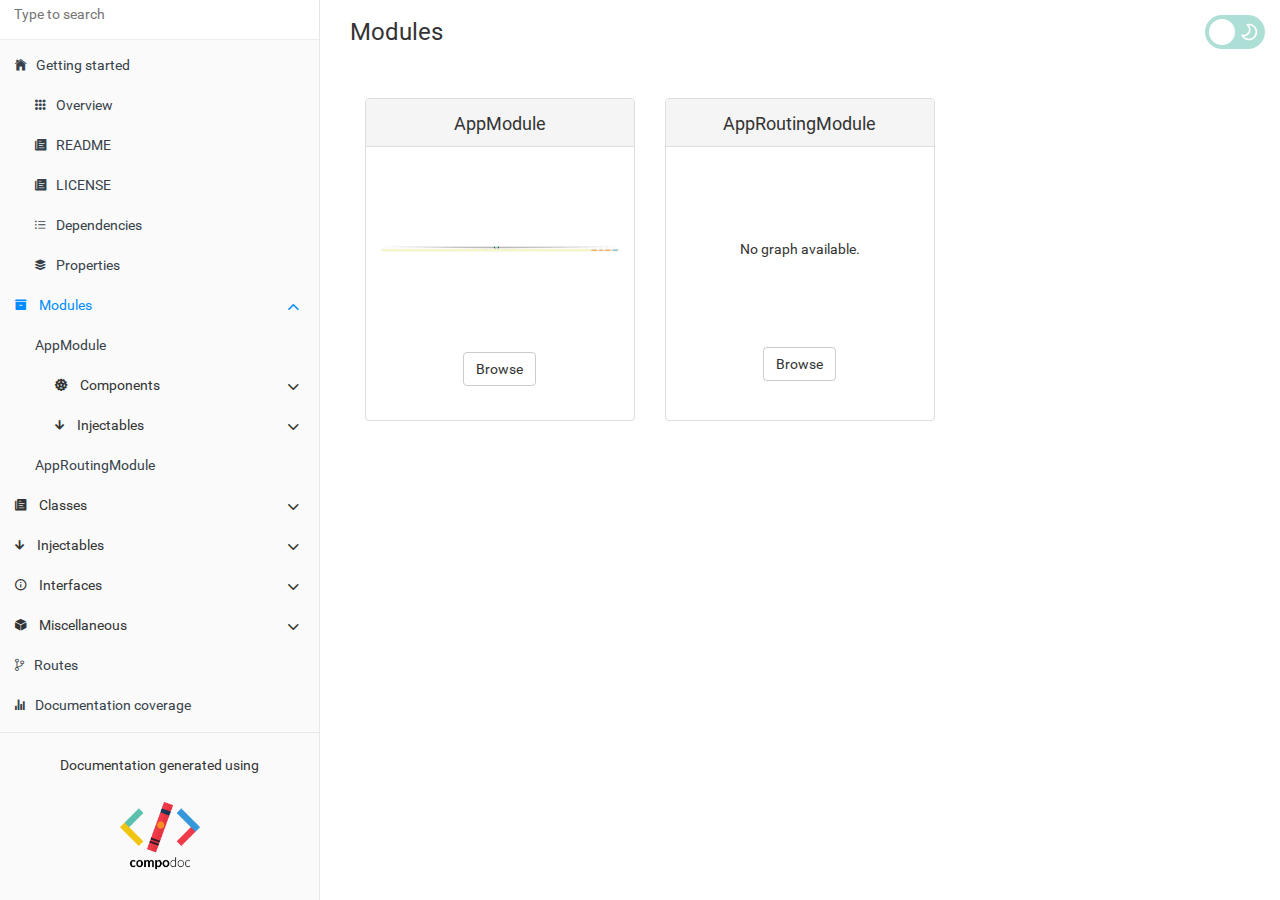
<file: modules.html>
<!doctype html>
<html class="no-js" lang="">
    <head>
        <meta charset="utf-8">
        <meta http-equiv="x-ua-compatible" content="ie=edge">
        <title>carbon-calculator documentation</title>
        <meta name="description" content="">
        <meta name="viewport" content="width=device-width, initial-scale=1">

        <link rel="icon" type="image/x-icon" href="./images/favicon.ico">
	   <link rel="stylesheet" href="./styles/style.css">
        <link rel="stylesheet" href="./styles/dark.css">
    </head>
    <body>

        <div class="navbar navbar-default navbar-fixed-top visible-xs">
            <a href="./" class="navbar-brand">carbon-calculator documentation</a>
            <button type="button" class="btn btn-default btn-menu ion-ios-menu" id="btn-menu"></button>
        </div>

        <div class="xs-menu menu" id="mobile-menu">
                <div id="book-search-input" role="search"><input type="text" placeholder="Type to search"></div>            <compodoc-menu></compodoc-menu>
        </div>

        <div class="container-fluid main">
           <div class="row main">
               <div class="hidden-xs menu">
                   <compodoc-menu mode="normal"></compodoc-menu>
               </div>
               <!-- START CONTENT -->
               <div class="content modules">
                   <div class="content-data">



<ol class="breadcrumb">
    <li>Modules</li>
</ol>
<div class="container-fluid modules">
    <div class="row">
            <div class="col-md-6 col-lg-4">
                <div class="card card-module">
                    <div class="card-header">
                        <h4 class="card-title">AppModule</h4>
                    </div>
                    <div class="card-block">
                                <p>
                                    <object id="demo-svg" type="image/svg+xml" lazy="./modules/AppModule/dependencies.svg" style="width: 100%; height: 175px;">
                                        Your browser does not support SVG
                                    </object>
                                </p>
                        <footer class="text-center">
                            <a href="./modules/AppModule.html" class="btn btn-default">Browse</a>
                        </footer>
                    </div>
                </div>
            </div>
            <div class="col-md-6 col-lg-4">
                <div class="card card-module">
                    <div class="card-header">
                        <h4 class="card-title">AppRoutingModule</h4>
                    </div>
                    <div class="card-block">
                                <p class="no-graph">
                                    No graph available.
                                </p>
                        <footer class="text-center">
                            <a href="./modules/AppRoutingModule.html" class="btn btn-default">Browse</a>
                        </footer>
                    </div>
                </div>
            </div>
    </div>
</div>


















                   </div><div class="search-results">
    <div class="has-results">
        <h1 class="search-results-title"><span class='search-results-count'></span> results matching "<span class='search-query'></span>"</h1>
        <ul class="search-results-list"></ul>
    </div>
    <div class="no-results">
        <h1 class="search-results-title">No results matching "<span class='search-query'></span>"</h1>
    </div>
</div>
</div>
               <!-- END CONTENT -->
           </div>
       </div>

          <label class="dark-mode-switch">
               <input type="checkbox">
               <span class="slider">
                    <svg class="slider-icon" viewBox="0 0 24 24" fill="none" height="20" stroke="#000" stroke-linecap="round" stroke-linejoin="round" stroke-width="2" width="20" xmlns="http://www.w3.org/2000/svg">
                    <path d="M21 12.79A9 9 0 1111.21 3 7 7 0 0021 12.79z"></path>
                    </svg>
               </span>
          </label>

       <script>
            var COMPODOC_CURRENT_PAGE_DEPTH = 0;
            var COMPODOC_CURRENT_PAGE_CONTEXT = 'modules';
            var COMPODOC_CURRENT_PAGE_URL = 'modules.html';
            var MAX_SEARCH_RESULTS = 15;
       </script>

       <script src="./js/libs/custom-elements.min.js"></script>
       <script src="./js/libs/lit-html.js"></script>

       <script src="./js/menu-wc.js" defer></script>
       <script nomodule src="./js/menu-wc_es5.js" defer></script>

       <script src="./js/libs/bootstrap-native.js"></script>

       <script src="./js/libs/es6-shim.min.js"></script>
       <script src="./js/libs/EventDispatcher.js"></script>
       <script src="./js/libs/promise.min.js"></script>
       <script src="./js/libs/zepto.min.js"></script>

       <script src="./js/compodoc.js"></script>

       <script src="./js/tabs.js"></script>
       <script src="./js/menu.js"></script>
       <script src="./js/libs/clipboard.min.js"></script>
       <script src="./js/libs/prism.js"></script>
       <script src="./js/sourceCode.js"></script>
          <script src="./js/search/search.js"></script>
          <script src="./js/search/lunr.min.js"></script>
          <script src="./js/search/search-lunr.js"></script>
          <script src="./js/search/search_index.js"></script>
       <script src="./js/lazy-load-graphs.js"></script>


    </body>
</html>
</file>
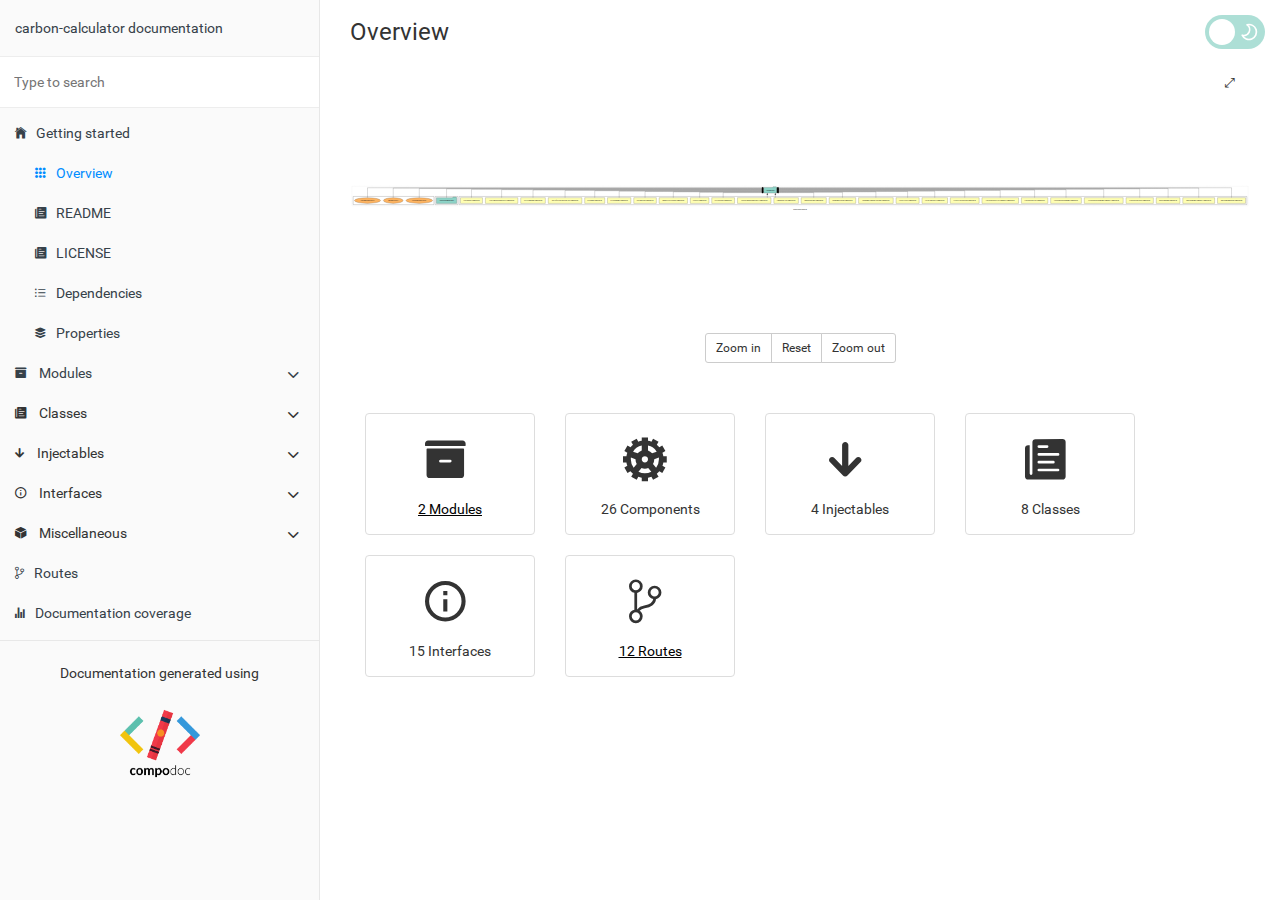
<file: overview.html>
<!doctype html>
<html class="no-js" lang="">
    <head>
        <meta charset="utf-8">
        <meta http-equiv="x-ua-compatible" content="ie=edge">
        <title>carbon-calculator documentation</title>
        <meta name="description" content="">
        <meta name="viewport" content="width=device-width, initial-scale=1">

        <link rel="icon" type="image/x-icon" href="./images/favicon.ico">
	   <link rel="stylesheet" href="./styles/style.css">
        <link rel="stylesheet" href="./styles/dark.css">
    </head>
    <body>

        <div class="navbar navbar-default navbar-fixed-top visible-xs">
            <a href="./" class="navbar-brand">carbon-calculator documentation</a>
            <button type="button" class="btn btn-default btn-menu ion-ios-menu" id="btn-menu"></button>
        </div>

        <div class="xs-menu menu" id="mobile-menu">
                <div id="book-search-input" role="search"><input type="text" placeholder="Type to search"></div>            <compodoc-menu></compodoc-menu>
        </div>

        <div class="container-fluid main">
           <div class="row main">
               <div class="hidden-xs menu">
                   <compodoc-menu mode="normal"></compodoc-menu>
               </div>
               <!-- START CONTENT -->
               <div class="content overview">
                   <div class="content-data">


<ol class="breadcrumb">
    <li>Overview</li>
</ol>
  
<div class="text-center module-graph-container">
    <div id="module-graph-svg">
        <?xml version="1.0" encoding="UTF-8" standalone="no"?>
<!DOCTYPE svg PUBLIC "-//W3C//DTD SVG 1.1//EN"
 "http://www.w3.org/Graphics/SVG/1.1/DTD/svg11.dtd">
<!-- Generated by graphviz version 5.0.0 (20220707.1540)
 -->
<!-- Title: dependencies Pages: 1 -->
<svg width="5704pt" height="174pt"
 viewBox="0.00 0.00 5704.00 173.80" xmlns="http://www.w3.org/2000/svg" xmlns:xlink="http://www.w3.org/1999/xlink">
<g id="graph0" class="graph" transform="scale(1 1) rotate(0) translate(4 169.8)">
<title>dependencies</title>
<polygon fill="white" stroke="transparent" points="-4,4 -4,-169.8 5700,-169.8 5700,4 -4,4"/>
<text text-anchor="middle" x="2848" y="-8.2" font-family="sans-serif" font-size="14.00">dependencies</text>
<g id="clust1" class="cluster">
<title>cluster_AppModule</title>
<polygon fill="none" stroke="black" stroke-dasharray="1,5" points="8,-32.8 8,-157.8 5688,-157.8 5688,-32.8 8,-32.8"/>
</g>
<g id="clust2" class="cluster">
<title>cluster_AppModule_declarations</title>
<polygon fill="none" stroke="black" points="688,-40.8 688,-92.8 5680,-92.8 5680,-40.8 688,-40.8"/>
</g>
<g id="clust29" class="cluster">
<title>cluster_AppModule_imports</title>
<polygon fill="none" stroke="black" points="536,-40.8 536,-92.8 680,-92.8 680,-40.8 536,-40.8"/>
</g>
<g id="clust32" class="cluster">
<title>cluster_AppModule_providers</title>
<polygon fill="none" stroke="black" points="16,-40.8 16,-92.8 528,-92.8 528,-40.8 16,-40.8"/>
</g>
<!-- BarDiagramBothComponent -->
<g id="node1" class="node">
<title>BarDiagramBothComponent</title>
<polygon fill="#ffffb3" stroke="black" points="5671.75,-84.8 5494.25,-84.8 5494.25,-48.8 5671.75,-48.8 5671.75,-84.8"/>
<text text-anchor="middle" x="5583" y="-62.6" font-family="Times,serif" font-size="14.00">BarDiagramBothComponent</text>
</g>
<!-- AppModule -->
<g id="node27" class="node">
<title>AppModule</title>
<polygon fill="#8dd3c7" stroke="black" points="2700.66,-149.8 2697.66,-153.8 2676.66,-153.8 2673.66,-149.8 2617.34,-149.8 2617.34,-113.8 2700.66,-113.8 2700.66,-149.8"/>
<text text-anchor="middle" x="2659" y="-127.6" font-family="Times,serif" font-size="14.00">AppModule</text>
</g>
<!-- BarDiagramBothComponent&#45;&gt;AppModule -->
<g id="edge1" class="edge">
<title>BarDiagramBothComponent&#45;&gt;AppModule</title>
<path fill="none" stroke="black" d="M5583,-85.18C5583,-109.08 5583,-147.8 5583,-147.8 5583,-147.8 2710.9,-147.8 2710.9,-147.8"/>
<polygon fill="black" stroke="black" points="2710.9,-144.3 2700.9,-147.8 2710.9,-151.3 2710.9,-144.3"/>
</g>
<!-- BarDiagramCompareComponent -->
<g id="node2" class="node">
<title>BarDiagramCompareComponent</title>
<polygon fill="#ffffb3" stroke="black" points="5475.84,-84.8 5274.16,-84.8 5274.16,-48.8 5475.84,-48.8 5475.84,-84.8"/>
<text text-anchor="middle" x="5375" y="-62.6" font-family="Times,serif" font-size="14.00">BarDiagramCompareComponent</text>
</g>
<!-- BarDiagramCompareComponent&#45;&gt;AppModule -->
<g id="edge2" class="edge">
<title>BarDiagramCompareComponent&#45;&gt;AppModule</title>
<path fill="none" stroke="black" d="M5375,-85.12C5375,-108.46 5375,-145.8 5375,-145.8 5375,-145.8 2710.85,-145.8 2710.85,-145.8"/>
<polygon fill="black" stroke="black" points="2710.85,-142.3 2700.85,-145.8 2710.85,-149.3 2710.85,-142.3"/>
</g>
<!-- BarDiagramComponent -->
<g id="node3" class="node">
<title>BarDiagramComponent</title>
<polygon fill="#ffffb3" stroke="black" points="5256.03,-84.8 5105.97,-84.8 5105.97,-48.8 5256.03,-48.8 5256.03,-84.8"/>
<text text-anchor="middle" x="5181" y="-62.6" font-family="Times,serif" font-size="14.00">BarDiagramComponent</text>
</g>
<!-- BarDiagramComponent&#45;&gt;AppModule -->
<g id="edge3" class="edge">
<title>BarDiagramComponent&#45;&gt;AppModule</title>
<path fill="none" stroke="black" d="M5181,-84.81C5181,-107.29 5181,-142.8 5181,-142.8 5181,-142.8 2710.67,-142.8 2710.67,-142.8"/>
<polygon fill="black" stroke="black" points="2710.67,-139.3 2700.67,-142.8 2710.67,-146.3 2710.67,-139.3"/>
</g>
<!-- CalculationCardComponent -->
<g id="node4" class="node">
<title>CalculationCardComponent</title>
<polygon fill="#ffffb3" stroke="black" points="5087.58,-84.8 4914.42,-84.8 4914.42,-48.8 5087.58,-48.8 5087.58,-84.8"/>
<text text-anchor="middle" x="5001" y="-62.6" font-family="Times,serif" font-size="14.00">CalculationCardComponent</text>
</g>
<!-- CalculationCardComponent&#45;&gt;AppModule -->
<g id="edge4" class="edge">
<title>CalculationCardComponent&#45;&gt;AppModule</title>
<path fill="none" stroke="black" d="M5001,-85.09C5001,-107.01 5001,-140.8 5001,-140.8 5001,-140.8 2710.89,-140.8 2710.89,-140.8"/>
<polygon fill="black" stroke="black" points="2710.89,-137.3 2700.89,-140.8 2710.89,-144.3 2710.89,-137.3"/>
</g>
<!-- CalculationDiagramCompareComponent -->
<g id="node5" class="node">
<title>CalculationDiagramCompareComponent</title>
<polygon fill="#ffffb3" stroke="black" points="4896.17,-84.8 4649.83,-84.8 4649.83,-48.8 4896.17,-48.8 4896.17,-84.8"/>
<text text-anchor="middle" x="4773" y="-62.6" font-family="Times,serif" font-size="14.00">CalculationDiagramCompareComponent</text>
</g>
<!-- CalculationDiagramCompareComponent&#45;&gt;AppModule -->
<g id="edge5" class="edge">
<title>CalculationDiagramCompareComponent&#45;&gt;AppModule</title>
<path fill="none" stroke="black" d="M4773,-85.08C4773,-106.12 4773,-137.8 4773,-137.8 4773,-137.8 2710.75,-137.8 2710.75,-137.8"/>
<polygon fill="black" stroke="black" points="2710.75,-134.3 2700.75,-137.8 2710.75,-141.3 2710.75,-134.3"/>
</g>
<!-- CalculationDiagramComponent -->
<g id="node6" class="node">
<title>CalculationDiagramComponent</title>
<polygon fill="#ffffb3" stroke="black" points="4631.35,-84.8 4436.65,-84.8 4436.65,-48.8 4631.35,-48.8 4631.35,-84.8"/>
<text text-anchor="middle" x="4534" y="-62.6" font-family="Times,serif" font-size="14.00">CalculationDiagramComponent</text>
</g>
<!-- CalculationDiagramComponent&#45;&gt;AppModule -->
<g id="edge6" class="edge">
<title>CalculationDiagramComponent&#45;&gt;AppModule</title>
<path fill="none" stroke="black" d="M4534,-84.93C4534,-105.37 4534,-135.8 4534,-135.8 4534,-135.8 2710.79,-135.8 2710.79,-135.8"/>
<polygon fill="black" stroke="black" points="2710.79,-132.3 2700.79,-135.8 2710.79,-139.3 2710.79,-132.3"/>
</g>
<!-- CalculationListComponent -->
<g id="node7" class="node">
<title>CalculationListComponent</title>
<polygon fill="#ffffb3" stroke="black" points="4418.65,-84.8 4251.35,-84.8 4251.35,-48.8 4418.65,-48.8 4418.65,-84.8"/>
<text text-anchor="middle" x="4335" y="-62.6" font-family="Times,serif" font-size="14.00">CalculationListComponent</text>
</g>
<!-- CalculationListComponent&#45;&gt;AppModule -->
<g id="edge7" class="edge">
<title>CalculationListComponent&#45;&gt;AppModule</title>
<path fill="none" stroke="black" d="M4335,-85.11C4335,-104.95 4335,-133.8 4335,-133.8 4335,-133.8 2710.85,-133.8 2710.85,-133.8"/>
<polygon fill="black" stroke="black" points="2710.85,-130.3 2700.85,-133.8 2710.85,-137.3 2710.85,-130.3"/>
</g>
<!-- CalculationSelectCompareComponent -->
<g id="node8" class="node">
<title>CalculationSelectCompareComponent</title>
<polygon fill="#ffffb3" stroke="black" points="4232.89,-84.8 4001.11,-84.8 4001.11,-48.8 4232.89,-48.8 4232.89,-84.8"/>
<text text-anchor="middle" x="4117" y="-62.6" font-family="Times,serif" font-size="14.00">CalculationSelectCompareComponent</text>
</g>
<!-- CalculationSelectCompareComponent&#45;&gt;AppModule -->
<g id="edge8" class="edge">
<title>CalculationSelectCompareComponent&#45;&gt;AppModule</title>
<path fill="none" stroke="black" d="M4117,-84.97C4117,-103.89 4117,-130.8 4117,-130.8 4117,-130.8 2710.67,-130.8 2710.67,-130.8"/>
<polygon fill="black" stroke="black" points="2710.67,-127.3 2700.67,-130.8 2710.67,-134.3 2710.67,-127.3"/>
</g>
<!-- CreateCalculationComponent -->
<g id="node9" class="node">
<title>CreateCalculationComponent</title>
<polygon fill="#ffffb3" stroke="black" points="3983.4,-84.8 3800.6,-84.8 3800.6,-48.8 3983.4,-48.8 3983.4,-84.8"/>
<text text-anchor="middle" x="3892" y="-62.6" font-family="Times,serif" font-size="14.00">CreateCalculationComponent</text>
</g>
<!-- CreateCalculationComponent&#45;&gt;AppModule -->
<g id="edge9" class="edge">
<title>CreateCalculationComponent&#45;&gt;AppModule</title>
<path fill="none" stroke="black" d="M3892,-85.07C3892,-103.36 3892,-128.8 3892,-128.8 3892,-128.8 2710.73,-128.8 2710.73,-128.8"/>
<polygon fill="black" stroke="black" points="2710.73,-125.3 2700.73,-128.8 2710.73,-132.3 2710.73,-125.3"/>
</g>
<!-- CreateModuleComponent -->
<g id="node10" class="node">
<title>CreateModuleComponent</title>
<polygon fill="#ffffb3" stroke="black" points="3782.91,-84.8 3621.09,-84.8 3621.09,-48.8 3782.91,-48.8 3782.91,-84.8"/>
<text text-anchor="middle" x="3702" y="-62.6" font-family="Times,serif" font-size="14.00">CreateModuleComponent</text>
</g>
<!-- CreateModuleComponent&#45;&gt;AppModule -->
<g id="edge10" class="edge">
<title>CreateModuleComponent&#45;&gt;AppModule</title>
<path fill="none" stroke="black" d="M3702,-84.82C3702,-102.17 3702,-125.8 3702,-125.8 3702,-125.8 2710.85,-125.8 2710.85,-125.8"/>
<polygon fill="black" stroke="black" points="2710.85,-122.3 2700.85,-125.8 2710.85,-129.3 2710.85,-122.3"/>
</g>
<!-- CreateTypeComponent -->
<g id="node11" class="node">
<title>CreateTypeComponent</title>
<polygon fill="#ffffb3" stroke="black" points="3603.13,-84.8 3456.87,-84.8 3456.87,-48.8 3603.13,-48.8 3603.13,-84.8"/>
<text text-anchor="middle" x="3530" y="-62.6" font-family="Times,serif" font-size="14.00">CreateTypeComponent</text>
</g>
<!-- CreateTypeComponent&#45;&gt;AppModule -->
<g id="edge11" class="edge">
<title>CreateTypeComponent&#45;&gt;AppModule</title>
<path fill="none" stroke="black" d="M3530,-84.84C3530,-101.53 3530,-123.8 3530,-123.8 3530,-123.8 2710.72,-123.8 2710.72,-123.8"/>
<polygon fill="black" stroke="black" points="2710.72,-120.3 2700.72,-123.8 2710.72,-127.3 2710.72,-120.3"/>
</g>
<!-- DiagramCompareDialogComponent -->
<g id="node12" class="node">
<title>DiagramCompareDialogComponent</title>
<polygon fill="#ffffb3" stroke="black" points="3438.73,-84.8 3219.27,-84.8 3219.27,-48.8 3438.73,-48.8 3438.73,-84.8"/>
<text text-anchor="middle" x="3329" y="-62.6" font-family="Times,serif" font-size="14.00">DiagramCompareDialogComponent</text>
</g>
<!-- DiagramCompareDialogComponent&#45;&gt;AppModule -->
<g id="edge12" class="edge">
<title>DiagramCompareDialogComponent&#45;&gt;AppModule</title>
<path fill="none" stroke="black" d="M3329,-84.81C3329,-100.85 3329,-121.8 3329,-121.8 3329,-121.8 2710.91,-121.8 2710.91,-121.8"/>
<polygon fill="black" stroke="black" points="2710.91,-118.3 2700.91,-121.8 2710.91,-125.3 2710.91,-118.3"/>
</g>
<!-- DiagramDialogComponent -->
<g id="node13" class="node">
<title>DiagramDialogComponent</title>
<polygon fill="#ffffb3" stroke="black" points="3201.41,-84.8 3032.59,-84.8 3032.59,-48.8 3201.41,-48.8 3201.41,-84.8"/>
<text text-anchor="middle" x="3117" y="-62.6" font-family="Times,serif" font-size="14.00">DiagramDialogComponent</text>
</g>
<!-- DiagramDialogComponent&#45;&gt;AppModule -->
<g id="edge13" class="edge">
<title>DiagramDialogComponent&#45;&gt;AppModule</title>
<path fill="none" stroke="black" d="M3117,-84.99C3117,-99.98 3117,-118.8 3117,-118.8 3117,-118.8 2710.86,-118.8 2710.86,-118.8"/>
<polygon fill="black" stroke="black" points="2710.86,-115.3 2700.86,-118.8 2710.86,-122.3 2710.86,-115.3"/>
</g>
<!-- EmissionItemComponent -->
<g id="node14" class="node">
<title>EmissionItemComponent</title>
<polygon fill="#ffffb3" stroke="black" points="3014.6,-84.8 2855.4,-84.8 2855.4,-48.8 3014.6,-48.8 3014.6,-84.8"/>
<text text-anchor="middle" x="2935" y="-62.6" font-family="Times,serif" font-size="14.00">EmissionItemComponent</text>
</g>
<!-- EmissionItemComponent&#45;&gt;AppModule -->
<g id="edge14" class="edge">
<title>EmissionItemComponent&#45;&gt;AppModule</title>
<path fill="none" stroke="black" d="M2935,-84.85C2935,-99.17 2935,-116.8 2935,-116.8 2935,-116.8 2710.92,-116.8 2710.92,-116.8"/>
<polygon fill="black" stroke="black" points="2710.92,-113.3 2700.92,-116.8 2710.92,-120.3 2710.92,-113.3"/>
</g>
<!-- EmissionListComponent -->
<g id="node15" class="node">
<title>EmissionListComponent</title>
<polygon fill="#ffffb3" stroke="black" points="2837.73,-84.8 2682.27,-84.8 2682.27,-48.8 2837.73,-48.8 2837.73,-84.8"/>
<text text-anchor="middle" x="2760" y="-62.6" font-family="Times,serif" font-size="14.00">EmissionListComponent</text>
</g>
<!-- EmissionListComponent&#45;&gt;AppModule -->
<g id="edge15" class="edge">
<title>EmissionListComponent&#45;&gt;AppModule</title>
<path fill="none" stroke="black" d="M2691.61,-84.91C2691.61,-84.91 2691.61,-103.79 2691.61,-103.79"/>
<polygon fill="black" stroke="black" points="2688.11,-103.79 2691.61,-113.79 2695.11,-103.79 2688.11,-103.79"/>
</g>
<!-- FactorEmissionModuleComponent -->
<g id="node16" class="node">
<title>FactorEmissionModuleComponent</title>
<polygon fill="#ffffb3" stroke="black" points="2664.27,-84.8 2451.73,-84.8 2451.73,-48.8 2664.27,-48.8 2664.27,-84.8"/>
<text text-anchor="middle" x="2558" y="-62.6" font-family="Times,serif" font-size="14.00">FactorEmissionModuleComponent</text>
</g>
<!-- FactorEmissionModuleComponent&#45;&gt;AppModule -->
<g id="edge16" class="edge">
<title>FactorEmissionModuleComponent&#45;&gt;AppModule</title>
<path fill="none" stroke="black" d="M2640.78,-84.91C2640.78,-84.91 2640.78,-103.79 2640.78,-103.79"/>
<polygon fill="black" stroke="black" points="2637.28,-103.79 2640.78,-113.79 2644.28,-103.79 2637.28,-103.79"/>
</g>
<!-- FileUploadComponent -->
<g id="node17" class="node">
<title>FileUploadComponent</title>
<polygon fill="#ffffb3" stroke="black" points="2433.32,-84.8 2288.68,-84.8 2288.68,-48.8 2433.32,-48.8 2433.32,-84.8"/>
<text text-anchor="middle" x="2361" y="-62.6" font-family="Times,serif" font-size="14.00">FileUploadComponent</text>
</g>
<!-- FileUploadComponent&#45;&gt;AppModule -->
<g id="edge17" class="edge">
<title>FileUploadComponent&#45;&gt;AppModule</title>
<path fill="none" stroke="black" d="M2361,-84.85C2361,-99.17 2361,-116.8 2361,-116.8 2361,-116.8 2607.25,-116.8 2607.25,-116.8"/>
<polygon fill="black" stroke="black" points="2607.25,-120.3 2617.25,-116.8 2607.25,-113.3 2607.25,-120.3"/>
</g>
<!-- FooterComponent -->
<g id="node18" class="node">
<title>FooterComponent</title>
<polygon fill="#ffffb3" stroke="black" points="2270.88,-84.8 2153.12,-84.8 2153.12,-48.8 2270.88,-48.8 2270.88,-84.8"/>
<text text-anchor="middle" x="2212" y="-62.6" font-family="Times,serif" font-size="14.00">FooterComponent</text>
</g>
<!-- FooterComponent&#45;&gt;AppModule -->
<g id="edge18" class="edge">
<title>FooterComponent&#45;&gt;AppModule</title>
<path fill="none" stroke="black" d="M2212,-84.99C2212,-99.98 2212,-118.8 2212,-118.8 2212,-118.8 2606.95,-118.8 2606.95,-118.8"/>
<polygon fill="black" stroke="black" points="2606.95,-122.3 2616.95,-118.8 2606.95,-115.3 2606.95,-122.3"/>
</g>
<!-- ImportFileDialogComponent -->
<g id="node19" class="node">
<title>ImportFileDialogComponent</title>
<polygon fill="#ffffb3" stroke="black" points="2134.82,-84.8 1955.18,-84.8 1955.18,-48.8 2134.82,-48.8 2134.82,-84.8"/>
<text text-anchor="middle" x="2045" y="-62.6" font-family="Times,serif" font-size="14.00">ImportFileDialogComponent</text>
</g>
<!-- ImportFileDialogComponent&#45;&gt;AppModule -->
<g id="edge19" class="edge">
<title>ImportFileDialogComponent&#45;&gt;AppModule</title>
<path fill="none" stroke="black" d="M2045,-84.81C2045,-100.85 2045,-121.8 2045,-121.8 2045,-121.8 2607.28,-121.8 2607.28,-121.8"/>
<polygon fill="black" stroke="black" points="2607.28,-125.3 2617.28,-121.8 2607.28,-118.3 2607.28,-125.3"/>
</g>
<!-- NavigationComponent -->
<g id="node20" class="node">
<title>NavigationComponent</title>
<polygon fill="#ffffb3" stroke="black" points="1937.54,-84.8 1794.46,-84.8 1794.46,-48.8 1937.54,-48.8 1937.54,-84.8"/>
<text text-anchor="middle" x="1866" y="-62.6" font-family="Times,serif" font-size="14.00">NavigationComponent</text>
</g>
<!-- NavigationComponent&#45;&gt;AppModule -->
<g id="edge20" class="edge">
<title>NavigationComponent&#45;&gt;AppModule</title>
<path fill="none" stroke="black" d="M1866,-84.84C1866,-101.53 1866,-123.8 1866,-123.8 1866,-123.8 2607.2,-123.8 2607.2,-123.8"/>
<polygon fill="black" stroke="black" points="2607.2,-127.3 2617.2,-123.8 2607.2,-120.3 2607.2,-127.3"/>
</g>
<!-- PieDiagramComponent -->
<g id="node21" class="node">
<title>PieDiagramComponent</title>
<polygon fill="#ffffb3" stroke="black" points="1776.2,-84.8 1627.8,-84.8 1627.8,-48.8 1776.2,-48.8 1776.2,-84.8"/>
<text text-anchor="middle" x="1702" y="-62.6" font-family="Times,serif" font-size="14.00">PieDiagramComponent</text>
</g>
<!-- PieDiagramComponent&#45;&gt;AppModule -->
<g id="edge21" class="edge">
<title>PieDiagramComponent&#45;&gt;AppModule</title>
<path fill="none" stroke="black" d="M1702,-84.82C1702,-102.17 1702,-125.8 1702,-125.8 1702,-125.8 2607.26,-125.8 2607.26,-125.8"/>
<polygon fill="black" stroke="black" points="2607.26,-129.3 2617.26,-125.8 2607.26,-122.3 2607.26,-129.3"/>
</g>
<!-- SettingsComponent -->
<g id="node22" class="node">
<title>SettingsComponent</title>
<polygon fill="#ffffb3" stroke="black" points="1610.45,-84.8 1483.55,-84.8 1483.55,-48.8 1610.45,-48.8 1610.45,-84.8"/>
<text text-anchor="middle" x="1547" y="-62.6" font-family="Times,serif" font-size="14.00">SettingsComponent</text>
</g>
<!-- SettingsComponent&#45;&gt;AppModule -->
<g id="edge22" class="edge">
<title>SettingsComponent&#45;&gt;AppModule</title>
<path fill="none" stroke="black" d="M1547,-85.07C1547,-103.36 1547,-128.8 1547,-128.8 1547,-128.8 2607.1,-128.8 2607.1,-128.8"/>
<polygon fill="black" stroke="black" points="2607.1,-132.3 2617.1,-128.8 2607.1,-125.3 2607.1,-132.3"/>
</g>
<!-- SpecificCalculationListComponent -->
<g id="node23" class="node">
<title>SpecificCalculationListComponent</title>
<polygon fill="#ffffb3" stroke="black" points="1465.52,-84.8 1252.48,-84.8 1252.48,-48.8 1465.52,-48.8 1465.52,-84.8"/>
<text text-anchor="middle" x="1359" y="-62.6" font-family="Times,serif" font-size="14.00">SpecificCalculationListComponent</text>
</g>
<!-- SpecificCalculationListComponent&#45;&gt;AppModule -->
<g id="edge23" class="edge">
<title>SpecificCalculationListComponent&#45;&gt;AppModule</title>
<path fill="none" stroke="black" d="M1359,-84.97C1359,-103.89 1359,-130.8 1359,-130.8 1359,-130.8 2607.22,-130.8 2607.22,-130.8"/>
<polygon fill="black" stroke="black" points="2607.22,-134.3 2617.22,-130.8 2607.22,-127.3 2607.22,-134.3"/>
</g>
<!-- TreeDiagramComponent -->
<g id="node24" class="node">
<title>TreeDiagramComponent</title>
<polygon fill="#ffffb3" stroke="black" points="1233.95,-84.8 1078.05,-84.8 1078.05,-48.8 1233.95,-48.8 1233.95,-84.8"/>
<text text-anchor="middle" x="1156" y="-62.6" font-family="Times,serif" font-size="14.00">TreeDiagramComponent</text>
</g>
<!-- TreeDiagramComponent&#45;&gt;AppModule -->
<g id="edge24" class="edge">
<title>TreeDiagramComponent&#45;&gt;AppModule</title>
<path fill="none" stroke="black" d="M1156,-85.11C1156,-104.95 1156,-133.8 1156,-133.8 1156,-133.8 2607.23,-133.8 2607.23,-133.8"/>
<polygon fill="black" stroke="black" points="2607.23,-137.3 2617.23,-133.8 2607.23,-130.3 2607.23,-137.3"/>
</g>
<!-- TypeEmissionModuleComponent -->
<g id="node25" class="node">
<title>TypeEmissionModuleComponent</title>
<polygon fill="#ffffb3" stroke="black" points="1059.77,-84.8 854.23,-84.8 854.23,-48.8 1059.77,-48.8 1059.77,-84.8"/>
<text text-anchor="middle" x="957" y="-62.6" font-family="Times,serif" font-size="14.00">TypeEmissionModuleComponent</text>
</g>
<!-- TypeEmissionModuleComponent&#45;&gt;AppModule -->
<g id="edge25" class="edge">
<title>TypeEmissionModuleComponent&#45;&gt;AppModule</title>
<path fill="none" stroke="black" d="M957,-84.93C957,-105.37 957,-135.8 957,-135.8 957,-135.8 2606.93,-135.8 2606.93,-135.8"/>
<polygon fill="black" stroke="black" points="2606.93,-139.3 2616.93,-135.8 2606.93,-132.3 2606.93,-139.3"/>
</g>
<!-- TypeInputComponent -->
<g id="node26" class="node">
<title>TypeInputComponent</title>
<polygon fill="#ffffb3" stroke="black" points="835.65,-84.8 696.35,-84.8 696.35,-48.8 835.65,-48.8 835.65,-84.8"/>
<text text-anchor="middle" x="766" y="-62.6" font-family="Times,serif" font-size="14.00">TypeInputComponent</text>
</g>
<!-- TypeInputComponent&#45;&gt;AppModule -->
<g id="edge26" class="edge">
<title>TypeInputComponent&#45;&gt;AppModule</title>
<path fill="none" stroke="black" d="M766,-85.08C766,-106.12 766,-137.8 766,-137.8 766,-137.8 2607.26,-137.8 2607.26,-137.8"/>
<polygon fill="black" stroke="black" points="2607.26,-141.3 2617.26,-137.8 2607.26,-134.3 2607.26,-141.3"/>
</g>
<!-- AppRoutingModule -->
<g id="node28" class="node">
<title>AppRoutingModule</title>
<polygon fill="#8dd3c7" stroke="black" points="672.28,-84.8 669.28,-88.8 648.28,-88.8 645.28,-84.8 543.72,-84.8 543.72,-48.8 672.28,-48.8 672.28,-84.8"/>
<text text-anchor="middle" x="608" y="-62.6" font-family="Times,serif" font-size="14.00">AppRoutingModule</text>
</g>
<!-- AppRoutingModule&#45;&gt;AppModule -->
<g id="edge27" class="edge">
<title>AppRoutingModule&#45;&gt;AppModule</title>
<path fill="none" stroke="black" d="M608,-85.09C608,-107.01 608,-140.8 608,-140.8 608,-140.8 2607.1,-140.8 2607.1,-140.8"/>
<polygon fill="black" stroke="black" points="2607.1,-144.3 2617.1,-140.8 2607.1,-137.3 2607.1,-144.3"/>
</g>
<!-- CalculationService -->
<g id="node29" class="node">
<title>CalculationService</title>
<ellipse fill="#fdb462" stroke="black" cx="435" cy="-66.8" rx="84.52" ry="18"/>
<text text-anchor="middle" x="435" y="-62.6" font-family="Times,serif" font-size="14.00">CalculationService</text>
</g>
<!-- CalculationService&#45;&gt;AppModule -->
<g id="edge28" class="edge">
<title>CalculationService&#45;&gt;AppModule</title>
<path fill="none" stroke="black" d="M435,-84.81C435,-107.29 435,-142.8 435,-142.8 435,-142.8 2607.05,-142.8 2607.05,-142.8"/>
<polygon fill="black" stroke="black" points="2607.05,-146.3 2617.05,-142.8 2607.05,-139.3 2607.05,-146.3"/>
</g>
<!-- MenuService -->
<g id="node30" class="node">
<title>MenuService</title>
<ellipse fill="#fdb462" stroke="black" cx="270" cy="-66.8" rx="62.55" ry="18"/>
<text text-anchor="middle" x="270" y="-62.6" font-family="Times,serif" font-size="14.00">MenuService</text>
</g>
<!-- MenuService&#45;&gt;AppModule -->
<g id="edge29" class="edge">
<title>MenuService&#45;&gt;AppModule</title>
<path fill="none" stroke="black" d="M270,-85.12C270,-108.46 270,-145.8 270,-145.8 270,-145.8 2607.28,-145.8 2607.28,-145.8"/>
<polygon fill="black" stroke="black" points="2607.28,-149.3 2617.28,-145.8 2607.28,-142.3 2607.28,-149.3"/>
</g>
<!-- NavigationService -->
<g id="node31" class="node">
<title>NavigationService</title>
<ellipse fill="#fdb462" stroke="black" cx="107" cy="-66.8" rx="82.81" ry="18"/>
<text text-anchor="middle" x="107" y="-62.6" font-family="Times,serif" font-size="14.00">NavigationService</text>
</g>
<!-- NavigationService&#45;&gt;AppModule -->
<g id="edge30" class="edge">
<title>NavigationService&#45;&gt;AppModule</title>
<path fill="none" stroke="black" d="M107,-85.18C107,-109.08 107,-147.8 107,-147.8 107,-147.8 2607.1,-147.8 2607.1,-147.8"/>
<polygon fill="black" stroke="black" points="2607.1,-151.3 2617.1,-147.8 2607.1,-144.3 2607.1,-151.3"/>
</g>
</g>
</svg>

    </div>
    <i id="fullscreen" class="icon ion-ios-resize module-graph-fullscreen-btn" aria-hidden="true"></i>
    <div class="btn-group size-buttons">
        <button id="zoom-in" class="btn btn-default btn-sm">Zoom in</button>
        <button id="reset" class="btn btn-default btn-sm">Reset</button>
        <button id="zoom-out" class="btn btn-default btn-sm">Zoom out</button>
    </div>
</div>
  
<div class="tab-content overview">
    <div class="row">
        <div class="col-sm-3">
            <div class="card text-center">
                <div class="card-block">
                    <h4 class="card-title"><span class="icon ion-ios-archive"></span></h4>
                    <p class="card-text">
                        <a href="./modules.html">2 Modules</a>
                    </p>
                </div>
            </div>
        </div>
        <div class="col-sm-3">
            <div class="card text-center">
                <div class="card-block">
                    <h4 class="card-title"><span class="icon ion-md-cog"></span></h4>
                    <p class="card-text">26 Components</p>
                </div>
            </div>
        </div>
        <div class="col-sm-3">
            <div class="card text-center">
                <div class="card-block">
                    <h4 class="card-title"><span class="icon ion-md-arrow-round-down"></span></h4>
                    <p class="card-text">4 Injectables</p>
                </div>
            </div>
        </div>
        <div class="col-sm-3">
            <div class="card text-center">
                <div class="card-block">
                    <h4 class="card-title"><span class="icon ion-ios-paper"></span></h4>
                    <p class="card-text">8 Classes</p>
                </div>
            </div>
        </div>
        <div class="col-sm-3">
            <div class="card text-center">
                <div class="card-block">
                    <h4 class="card-title"><span class="icon ion-md-information-circle-outline"></span></h4>
                    <p class="card-text">15 Interfaces</p>
                </div>
            </div>
        </div>
        <div class="col-sm-3">
            <div class="card text-center">
                <div class="card-block">
                    <h4 class="card-title"><span class="icon ion-ios-git-branch"></span></h4>
                    <p class="card-text">
                        <a href="./routes.html">12 Routes</a>
                    </p>
                </div>
            </div>
        </div>
    </div>
</div>
<script src="js/libs/svg-pan-zoom.min.js"></script>
<script src="js/svg-pan-zoom.controls.js"></script> 


















                   </div><div class="search-results">
    <div class="has-results">
        <h1 class="search-results-title"><span class='search-results-count'></span> results matching "<span class='search-query'></span>"</h1>
        <ul class="search-results-list"></ul>
    </div>
    <div class="no-results">
        <h1 class="search-results-title">No results matching "<span class='search-query'></span>"</h1>
    </div>
</div>
</div>
               <!-- END CONTENT -->
           </div>
       </div>

          <label class="dark-mode-switch">
               <input type="checkbox">
               <span class="slider">
                    <svg class="slider-icon" viewBox="0 0 24 24" fill="none" height="20" stroke="#000" stroke-linecap="round" stroke-linejoin="round" stroke-width="2" width="20" xmlns="http://www.w3.org/2000/svg">
                    <path d="M21 12.79A9 9 0 1111.21 3 7 7 0 0021 12.79z"></path>
                    </svg>
               </span>
          </label>

       <script>
            var COMPODOC_CURRENT_PAGE_DEPTH = 0;
            var COMPODOC_CURRENT_PAGE_CONTEXT = 'overview';
            var COMPODOC_CURRENT_PAGE_URL = 'overview.html';
            var MAX_SEARCH_RESULTS = 15;
       </script>

       <script src="./js/libs/custom-elements.min.js"></script>
       <script src="./js/libs/lit-html.js"></script>

       <script src="./js/menu-wc.js" defer></script>
       <script nomodule src="./js/menu-wc_es5.js" defer></script>

       <script src="./js/libs/bootstrap-native.js"></script>

       <script src="./js/libs/es6-shim.min.js"></script>
       <script src="./js/libs/EventDispatcher.js"></script>
       <script src="./js/libs/promise.min.js"></script>
       <script src="./js/libs/zepto.min.js"></script>

       <script src="./js/compodoc.js"></script>

       <script src="./js/tabs.js"></script>
       <script src="./js/menu.js"></script>
       <script src="./js/libs/clipboard.min.js"></script>
       <script src="./js/libs/prism.js"></script>
       <script src="./js/sourceCode.js"></script>
          <script src="./js/search/search.js"></script>
          <script src="./js/search/lunr.min.js"></script>
          <script src="./js/search/search-lunr.js"></script>
          <script src="./js/search/search_index.js"></script>
       <script src="./js/lazy-load-graphs.js"></script>


    </body>
</html>
</file>
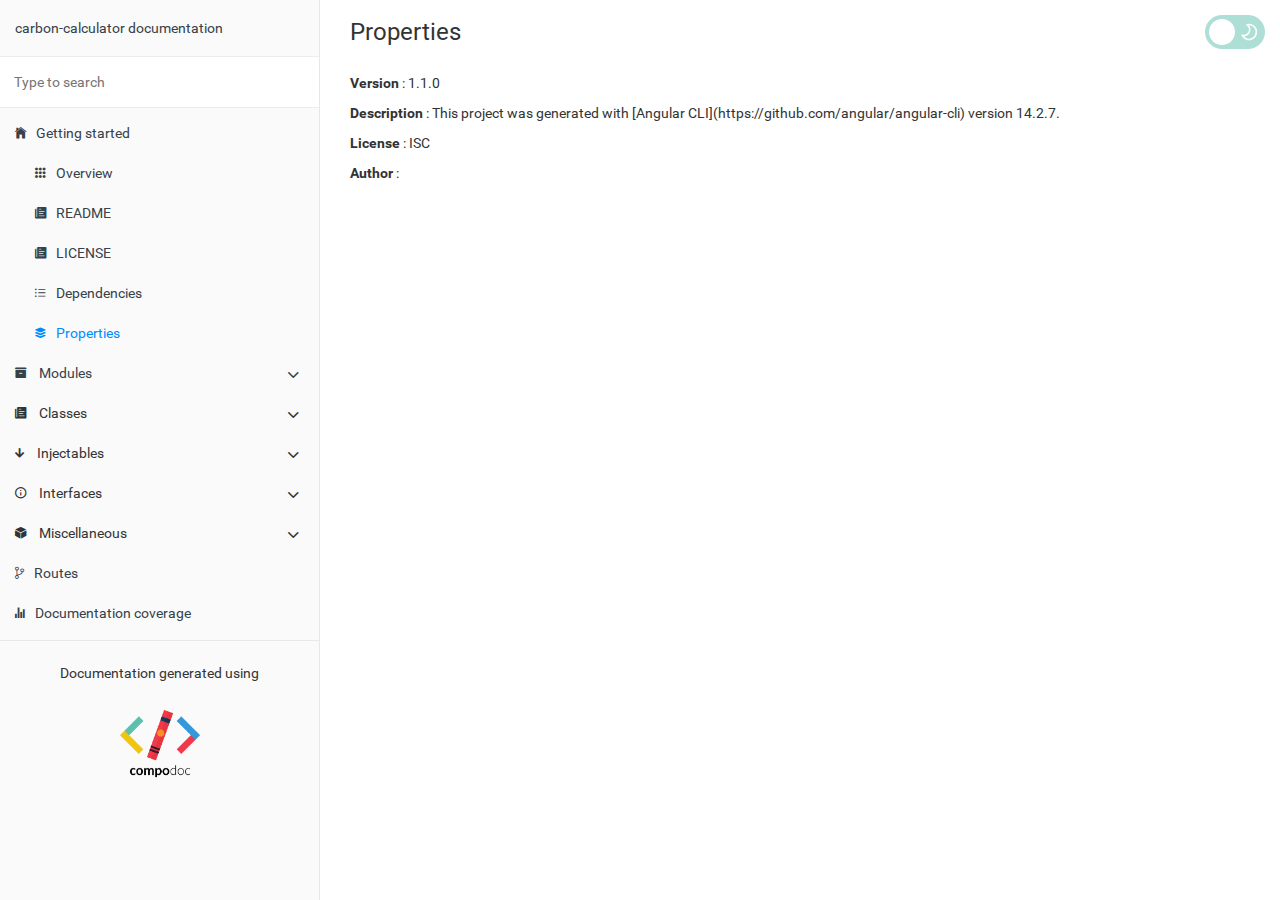
<file: properties.html>
<!doctype html>
<html class="no-js" lang="">
    <head>
        <meta charset="utf-8">
        <meta http-equiv="x-ua-compatible" content="ie=edge">
        <title>carbon-calculator documentation</title>
        <meta name="description" content="">
        <meta name="viewport" content="width=device-width, initial-scale=1">

        <link rel="icon" type="image/x-icon" href="./images/favicon.ico">
	   <link rel="stylesheet" href="./styles/style.css">
        <link rel="stylesheet" href="./styles/dark.css">
    </head>
    <body>

        <div class="navbar navbar-default navbar-fixed-top visible-xs">
            <a href="./" class="navbar-brand">carbon-calculator documentation</a>
            <button type="button" class="btn btn-default btn-menu ion-ios-menu" id="btn-menu"></button>
        </div>

        <div class="xs-menu menu" id="mobile-menu">
                <div id="book-search-input" role="search"><input type="text" placeholder="Type to search"></div>            <compodoc-menu></compodoc-menu>
        </div>

        <div class="container-fluid main">
           <div class="row main">
               <div class="hidden-xs menu">
                   <compodoc-menu mode="normal"></compodoc-menu>
               </div>
               <!-- START CONTENT -->
               <div class="content package-properties">
                   <div class="content-data">
















    <ol class="breadcrumb">
        <li>Properties</li>
    </ol>
    <ul class="properties-list">
        <li>
            <b>Version</b> : 1.1.0</li>
        <li>
            <b>Description</b> : This project was generated with [Angular CLI](https://github.com/angular/angular-cli) version 14.2.7.</li>
        <li>
            <b>License</b> : ISC</li>
        <li>
            <b>Author</b> : </li>
    </ul>





                   </div><div class="search-results">
    <div class="has-results">
        <h1 class="search-results-title"><span class='search-results-count'></span> results matching "<span class='search-query'></span>"</h1>
        <ul class="search-results-list"></ul>
    </div>
    <div class="no-results">
        <h1 class="search-results-title">No results matching "<span class='search-query'></span>"</h1>
    </div>
</div>
</div>
               <!-- END CONTENT -->
           </div>
       </div>

          <label class="dark-mode-switch">
               <input type="checkbox">
               <span class="slider">
                    <svg class="slider-icon" viewBox="0 0 24 24" fill="none" height="20" stroke="#000" stroke-linecap="round" stroke-linejoin="round" stroke-width="2" width="20" xmlns="http://www.w3.org/2000/svg">
                    <path d="M21 12.79A9 9 0 1111.21 3 7 7 0 0021 12.79z"></path>
                    </svg>
               </span>
          </label>

       <script>
            var COMPODOC_CURRENT_PAGE_DEPTH = 0;
            var COMPODOC_CURRENT_PAGE_CONTEXT = 'package-properties';
            var COMPODOC_CURRENT_PAGE_URL = 'properties.html';
            var MAX_SEARCH_RESULTS = 15;
       </script>

       <script src="./js/libs/custom-elements.min.js"></script>
       <script src="./js/libs/lit-html.js"></script>

       <script src="./js/menu-wc.js" defer></script>
       <script nomodule src="./js/menu-wc_es5.js" defer></script>

       <script src="./js/libs/bootstrap-native.js"></script>

       <script src="./js/libs/es6-shim.min.js"></script>
       <script src="./js/libs/EventDispatcher.js"></script>
       <script src="./js/libs/promise.min.js"></script>
       <script src="./js/libs/zepto.min.js"></script>

       <script src="./js/compodoc.js"></script>

       <script src="./js/tabs.js"></script>
       <script src="./js/menu.js"></script>
       <script src="./js/libs/clipboard.min.js"></script>
       <script src="./js/libs/prism.js"></script>
       <script src="./js/sourceCode.js"></script>
          <script src="./js/search/search.js"></script>
          <script src="./js/search/lunr.min.js"></script>
          <script src="./js/search/search-lunr.js"></script>
          <script src="./js/search/search_index.js"></script>
       <script src="./js/lazy-load-graphs.js"></script>


    </body>
</html>
</file>
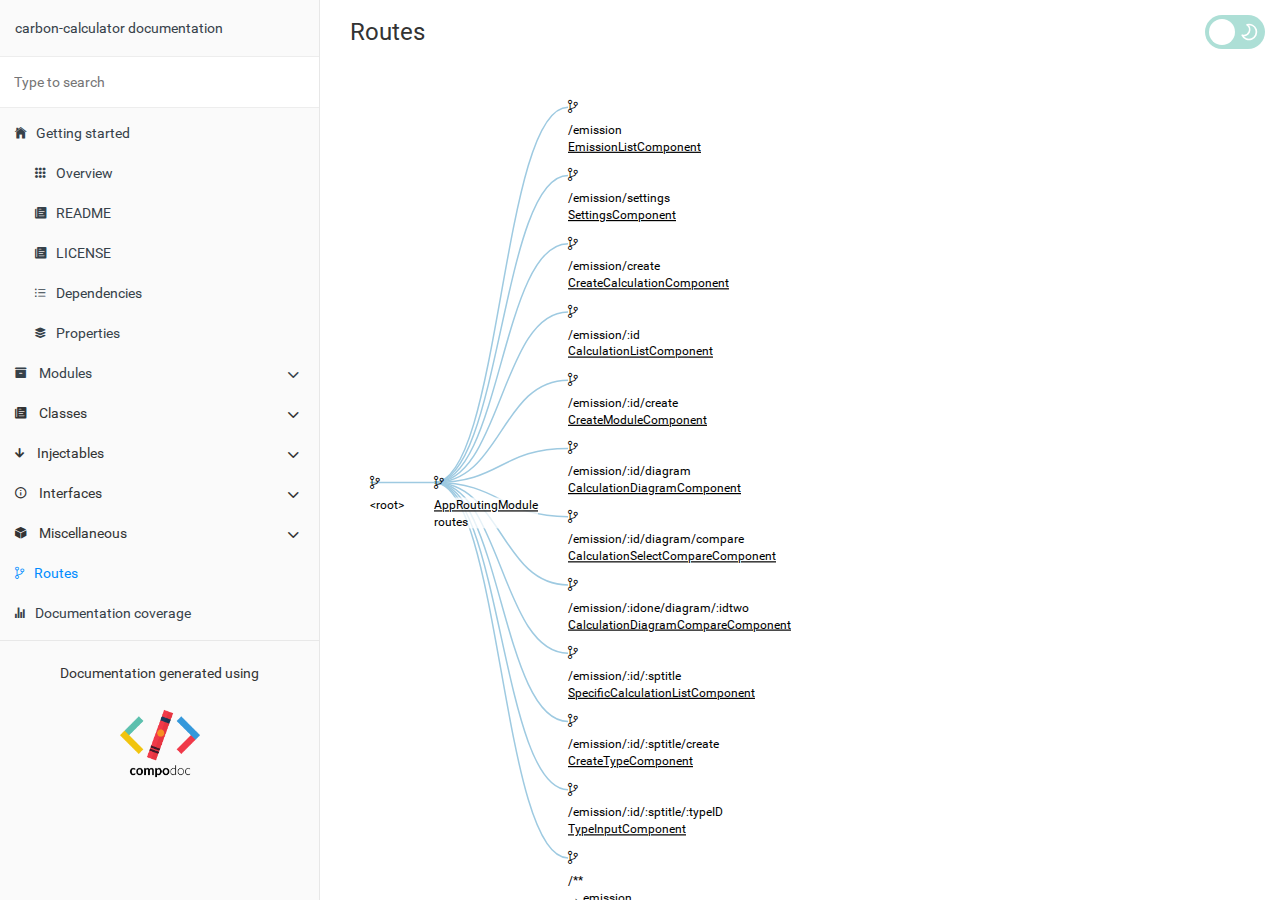
<file: routes.html>
<!doctype html>
<html class="no-js" lang="">
    <head>
        <meta charset="utf-8">
        <meta http-equiv="x-ua-compatible" content="ie=edge">
        <title>carbon-calculator documentation</title>
        <meta name="description" content="">
        <meta name="viewport" content="width=device-width, initial-scale=1">

        <link rel="icon" type="image/x-icon" href="./images/favicon.ico">
	   <link rel="stylesheet" href="./styles/style.css">
        <link rel="stylesheet" href="./styles/dark.css">
    </head>
    <body>

        <div class="navbar navbar-default navbar-fixed-top visible-xs">
            <a href="./" class="navbar-brand">carbon-calculator documentation</a>
            <button type="button" class="btn btn-default btn-menu ion-ios-menu" id="btn-menu"></button>
        </div>

        <div class="xs-menu menu" id="mobile-menu">
                <div id="book-search-input" role="search"><input type="text" placeholder="Type to search"></div>            <compodoc-menu></compodoc-menu>
        </div>

        <div class="container-fluid main">
           <div class="row main">
               <div class="hidden-xs menu">
                   <compodoc-menu mode="normal"></compodoc-menu>
               </div>
               <!-- START CONTENT -->
               <div class="content routes">
                   <div class="content-data">














<ol class="breadcrumb">
    <li>Routes</li>
</ol>

<div id="body-routes"></div>

<script src="./js/libs/d3.v3.min.js"></script>
<script src="./js/libs/innersvg.js"></script>

<script src="./js/routes/routes_index.js"></script>
<script src="./js/routes.js"></script>






                   </div><div class="search-results">
    <div class="has-results">
        <h1 class="search-results-title"><span class='search-results-count'></span> results matching "<span class='search-query'></span>"</h1>
        <ul class="search-results-list"></ul>
    </div>
    <div class="no-results">
        <h1 class="search-results-title">No results matching "<span class='search-query'></span>"</h1>
    </div>
</div>
</div>
               <!-- END CONTENT -->
           </div>
       </div>

          <label class="dark-mode-switch">
               <input type="checkbox">
               <span class="slider">
                    <svg class="slider-icon" viewBox="0 0 24 24" fill="none" height="20" stroke="#000" stroke-linecap="round" stroke-linejoin="round" stroke-width="2" width="20" xmlns="http://www.w3.org/2000/svg">
                    <path d="M21 12.79A9 9 0 1111.21 3 7 7 0 0021 12.79z"></path>
                    </svg>
               </span>
          </label>

       <script>
            var COMPODOC_CURRENT_PAGE_DEPTH = 0;
            var COMPODOC_CURRENT_PAGE_CONTEXT = 'routes';
            var COMPODOC_CURRENT_PAGE_URL = 'routes.html';
            var MAX_SEARCH_RESULTS = 15;
       </script>

       <script src="./js/libs/custom-elements.min.js"></script>
       <script src="./js/libs/lit-html.js"></script>

       <script src="./js/menu-wc.js" defer></script>
       <script nomodule src="./js/menu-wc_es5.js" defer></script>

       <script src="./js/libs/bootstrap-native.js"></script>

       <script src="./js/libs/es6-shim.min.js"></script>
       <script src="./js/libs/EventDispatcher.js"></script>
       <script src="./js/libs/promise.min.js"></script>
       <script src="./js/libs/zepto.min.js"></script>

       <script src="./js/compodoc.js"></script>

       <script src="./js/tabs.js"></script>
       <script src="./js/menu.js"></script>
       <script src="./js/libs/clipboard.min.js"></script>
       <script src="./js/libs/prism.js"></script>
       <script src="./js/sourceCode.js"></script>
          <script src="./js/search/search.js"></script>
          <script src="./js/search/lunr.min.js"></script>
          <script src="./js/search/search-lunr.js"></script>
          <script src="./js/search/search_index.js"></script>
       <script src="./js/lazy-load-graphs.js"></script>


    </body>
</html>
</file>
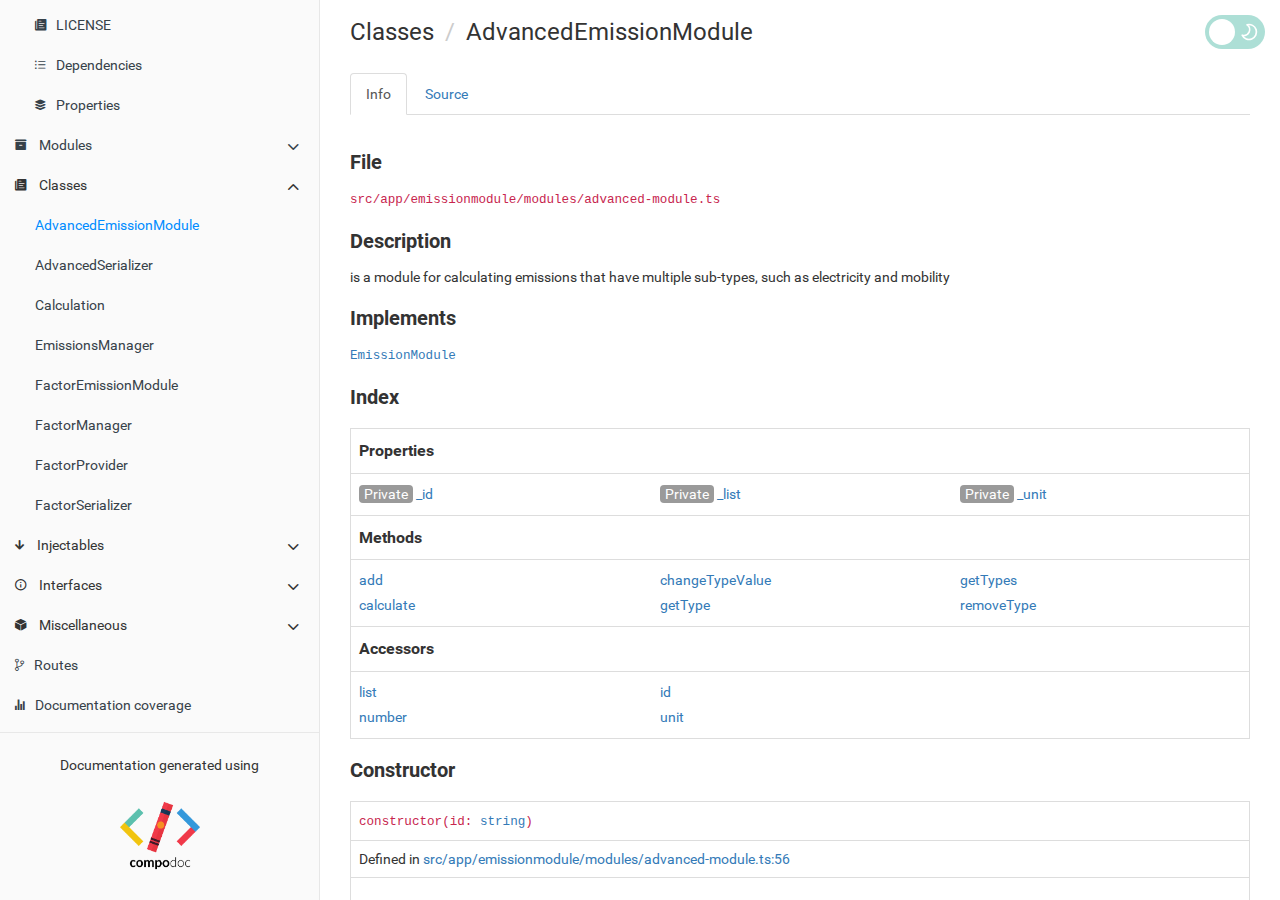
<file: classes/AdvancedEmissionModule.html>
<!doctype html>
<html class="no-js" lang="">
    <head>
        <meta charset="utf-8">
        <meta http-equiv="x-ua-compatible" content="ie=edge">
        <title>carbon-calculator documentation</title>
        <meta name="description" content="">
        <meta name="viewport" content="width=device-width, initial-scale=1">

        <link rel="icon" type="image/x-icon" href="../images/favicon.ico">
	   <link rel="stylesheet" href="../styles/style.css">
        <link rel="stylesheet" href="../styles/dark.css">
    </head>
    <body>

        <div class="navbar navbar-default navbar-fixed-top visible-xs">
            <a href="../" class="navbar-brand">carbon-calculator documentation</a>
            <button type="button" class="btn btn-default btn-menu ion-ios-menu" id="btn-menu"></button>
        </div>

        <div class="xs-menu menu" id="mobile-menu">
                <div id="book-search-input" role="search"><input type="text" placeholder="Type to search"></div>            <compodoc-menu></compodoc-menu>
        </div>

        <div class="container-fluid main">
           <div class="row main">
               <div class="hidden-xs menu">
                   <compodoc-menu mode="normal"></compodoc-menu>
               </div>
               <!-- START CONTENT -->
               <div class="content class">
                   <div class="content-data">












<ol class="breadcrumb">
  <li>Classes</li>
  <li >AdvancedEmissionModule</li>
</ol>

<ul class="nav nav-tabs" role="tablist">
        <li class="active">
            <a href="#info" role="tab" id="info-tab" data-toggle="tab" data-link="info">Info</a>
        </li>
        <li >
            <a href="#source" role="tab" id="source-tab" data-toggle="tab" data-link="source">Source</a>
        </li>
</ul>

<div class="tab-content">
    <div class="tab-pane fade active in" id="c-info">
        <p class="comment">
            <h3>File</h3>
        </p>
        <p class="comment">
            <code>src/app/emissionmodule/modules/advanced-module.ts</code>
        </p>


            <p class="comment">
                <h3>Description</h3>
            </p>
            <p class="comment">
                <p>is a module for calculating emissions that have multiple sub-types,
such as electricity and mobility</p>

            </p>


            <p class="comment">
                <h3>Implements</h3>
            </p>
            <p class="comment">
                            <code><a href="../interfaces/EmissionModule.html" target="_self" >EmissionModule</a></code>
            </p>


            <section>
    <h3 id="index">Index</h3>
    <table class="table table-sm table-bordered index-table">
        <tbody>
                <tr>
                    <td class="col-md-4">
                        <h6><b>Properties</b></h6>
                    </td>
                </tr>
                <tr>
                    <td class="col-md-4">
                        <ul class="index-list">
                            <li>
                                    <span class="modifier">Private</span>
                                <a href="#_id" >_id</a>
                            </li>
                            <li>
                                    <span class="modifier">Private</span>
                                <a href="#_list" >_list</a>
                            </li>
                            <li>
                                    <span class="modifier">Private</span>
                                <a href="#_unit" >_unit</a>
                            </li>
                        </ul>
                    </td>
                </tr>

                <tr>
                    <td class="col-md-4">
                        <h6><b>Methods</b></h6>
                    </td>
                </tr>
                <tr>
                    <td class="col-md-4">
                        <ul class="index-list">
                            <li>
                                <a href="#add" >add</a>
                            </li>
                            <li>
                                <a href="#calculate" >calculate</a>
                            </li>
                            <li>
                                <a href="#changeTypeValue" >changeTypeValue</a>
                            </li>
                            <li>
                                <a href="#getType" >getType</a>
                            </li>
                            <li>
                                <a href="#getTypes" >getTypes</a>
                            </li>
                            <li>
                                <a href="#removeType" >removeType</a>
                            </li>
                        </ul>
                    </td>
                </tr>





                    <tr>
                        <td class="col-md-4">
                            <h6><b>Accessors</b></h6>
                        </td>
                    </tr>
                    <tr>
                        <td class="col-md-4">
                            <ul class="index-list">
                                <li>
                                    <a href="#list" >list</a>
                                </li>
                                <li>
                                    <a href="#number" >number</a>
                                </li>
                                <li>
                                    <a href="#id" >id</a>
                                </li>
                                <li>
                                    <a href="#unit" >unit</a>
                                </li>
                            </ul>
                        </td>
                    </tr>
        </tbody>
    </table>
</section>

            <section>
    <h3 id="constructor">Constructor</h3>
        <table class="table table-sm table-bordered">
            <tbody>
                <tr>
                    <td class="col-md-4">
<code>constructor(id: <a href="https://developer.mozilla.org/en-US/docs/Web/JavaScript/Reference/Global_Objects/string" target="_blank">string</a>)</code>
                    </td>
                </tr>
                        <tr>
                            <td class="col-md-4">
                                <div class="io-line">Defined in <a href="" data-line="56" class="link-to-prism">src/app/emissionmodule/modules/advanced-module.ts:56</a></div>
                            </td>
                        </tr>

                <tr>
                    <td class="col-md-4">
                            <div class="io-description"><p>sets the ID</p>
</div>
                            <div>
                                    <b>Parameters :</b>
                                    <table class="params">
                                        <thead>
                                            <tr>
                                                <td>Name</td>
                                                    <td>Type</td>
                                                <td>Optional</td>
                                                    <td>Description</td>
                                            </tr>
                                        </thead>
                                        <tbody>
                                                <tr>
                                                        <td>id</td>
                                                  
                                                        <td>
                                                                        <code><a href="https://developer.mozilla.org/en-US/docs/Web/JavaScript/Reference/Global_Objects/string" target="_blank" >string</a></code>
                                                        </td>
                                                  
                                                    <td>
                                                            No
                                                    </td>
                                                    
                                                        <td>
                                                                <p>of the module</p>

                                                        </td>
                                                </tr>
                                        </tbody>
                                    </table>
                            </div>
                    </td>
                </tr>
            </tbody>
        </table>
</section>

            <section>
    
    <h3 id="inputs">
        Properties
    </h3>
    <table class="table table-sm table-bordered">
        <tbody>
            <tr>
                <td class="col-md-4">
                    <a name="_id"></a>
                    <span class="name">
                            <span class="modifier">Private</span>
                        <span ><b>_id</b></span>
                        <a href="#_id"><span class="icon ion-ios-link"></span></a>
                    </span>
                </td>
            </tr>
                <tr>
                    <td class="col-md-4">
                        <i>Type : </i>        <code><a href="https://developer.mozilla.org/en-US/docs/Web/JavaScript/Reference/Global_Objects/string" target="_blank" >string</a></code>

                    </td>
                </tr>
                <tr>
                    <td class="col-md-4">
                        <i>Default value : </i><code>&quot;&quot;</code>
                    </td>
                </tr>
                    <tr>
                        <td class="col-md-4">
                                <div class="io-line">Defined in <a href="" data-line="48" class="link-to-prism">src/app/emissionmodule/modules/advanced-module.ts:48</a></div>
                        </td>
                    </tr>

            <tr>
                <td class="col-md-4">
                    <div class="io-description"><p>Id of the module</p>
</div>
                </td>
            </tr>

        </tbody>
    </table>
    <table class="table table-sm table-bordered">
        <tbody>
            <tr>
                <td class="col-md-4">
                    <a name="_list"></a>
                    <span class="name">
                            <span class="modifier">Private</span>
                        <span ><b>_list</b></span>
                        <a href="#_list"><span class="icon ion-ios-link"></span></a>
                    </span>
                </td>
            </tr>
                <tr>
                    <td class="col-md-4">
                        <i>Type : </i>        <code><a href="../interfaces/AdvancedSubModule.html" target="_self" >AdvancedSubModule[]</a></code>

                    </td>
                </tr>
                <tr>
                    <td class="col-md-4">
                        <i>Default value : </i><code>[]</code>
                    </td>
                </tr>
                    <tr>
                        <td class="col-md-4">
                                <div class="io-line">Defined in <a href="" data-line="56" class="link-to-prism">src/app/emissionmodule/modules/advanced-module.ts:56</a></div>
                        </td>
                    </tr>

            <tr>
                <td class="col-md-4">
                    <div class="io-description"><p>array of AdvancedSubModule</p>
</div>
                </td>
            </tr>

        </tbody>
    </table>
    <table class="table table-sm table-bordered">
        <tbody>
            <tr>
                <td class="col-md-4">
                    <a name="_unit"></a>
                    <span class="name">
                            <span class="modifier">Private</span>
                        <span ><b>_unit</b></span>
                        <a href="#_unit"><span class="icon ion-ios-link"></span></a>
                    </span>
                </td>
            </tr>
                <tr>
                    <td class="col-md-4">
                        <i>Type : </i>        <code><a href="https://developer.mozilla.org/en-US/docs/Web/JavaScript/Reference/Global_Objects/string" target="_blank" >string</a></code>

                    </td>
                </tr>
                <tr>
                    <td class="col-md-4">
                        <i>Default value : </i><code>&quot;Unit&quot;</code>
                    </td>
                </tr>
                    <tr>
                        <td class="col-md-4">
                                <div class="io-line">Defined in <a href="" data-line="52" class="link-to-prism">src/app/emissionmodule/modules/advanced-module.ts:52</a></div>
                        </td>
                    </tr>

            <tr>
                <td class="col-md-4">
                    <div class="io-description"><p>Unit of the module</p>
</div>
                </td>
            </tr>

        </tbody>
    </table>
</section>

            <section>
    
    <h3 id="methods">
        Methods
    </h3>
    <table class="table table-sm table-bordered">
        <tbody>
            <tr>
                <td class="col-md-4">
                    <a name="add"></a>
                    <span class="name">
                        <span ><b>add</b></span>
                        <a href="#add"><span class="icon ion-ios-link"></span></a>
                    </span>
                </td>
            </tr>
            <tr>
                <td class="col-md-4">
<code>add(subModule: <a href="../interfaces/AdvancedSubModule.html" target="_self">AdvancedSubModule</a>)</code>
                </td>
            </tr>


            <tr>
                <td class="col-md-4">
                    <div class="io-line">Defined in <a href="" data-line="82"
                            class="link-to-prism">src/app/emissionmodule/modules/advanced-module.ts:82</a></div>
                </td>
            </tr>


            <tr>
                <td class="col-md-4">
                    <div class="io-description"><p>add a submodule to the list of submodules</p>
</div>

                    <div class="io-description">
                        <b>Parameters :</b>
                        
                        <table class="params">
                            <thead>
                                <tr>
                                    <td>Name</td>
                                    <td>Type</td>
                                    <td>Optional</td>
                                </tr>
                            </thead>
                            <tbody>
                                <tr>
                                    <td>subModule</td>
                                    <td>
                                                <code><a href="../interfaces/AdvancedSubModule.html" target="_self" >AdvancedSubModule</a></code>
                                    </td>

                                    <td>
                                        No
                                    </td>


                                </tr>
                            </tbody>
                        </table>
                    </div>
                    <div>
                    </div>
                    <div class="io-description">
                        <b>Returns : </b>        <code><a href="https://www.typescriptlang.org/docs/handbook/basic-types.html" target="_blank" >void</a></code>

                    </div>
                    <div class="io-description">
                        
                    </div>
                </td>
            </tr>
        </tbody>
    </table>
    <table class="table table-sm table-bordered">
        <tbody>
            <tr>
                <td class="col-md-4">
                    <a name="calculate"></a>
                    <span class="name">
                        <span ><b>calculate</b></span>
                        <a href="#calculate"><span class="icon ion-ios-link"></span></a>
                    </span>
                </td>
            </tr>
            <tr>
                <td class="col-md-4">
<code>calculate(factorManager: <a href="../classes/FactorManager.html" target="_self">FactorManager</a>)</code>
                </td>
            </tr>


            <tr>
                <td class="col-md-4">
                    <div class="io-line">Defined in <a href="" data-line="70"
                            class="link-to-prism">src/app/emissionmodule/modules/advanced-module.ts:70</a></div>
                </td>
            </tr>


            <tr>
                <td class="col-md-4">
                    <div class="io-description"><p> takes in a FactorManager as an argument and calculates the emissions by multiplying the
 number of each submodule by the corresponding factor in the FactorManager</p>
</div>

                    <div class="io-description">
                        <b>Parameters :</b>
                        
                        <table class="params">
                            <thead>
                                <tr>
                                    <td>Name</td>
                                    <td>Type</td>
                                    <td>Optional</td>
                                    <td>Description</td>
                                </tr>
                            </thead>
                            <tbody>
                                <tr>
                                    <td>factorManager</td>
                                    <td>
                                                <code><a href="../classes/FactorManager.html" target="_self" >FactorManager</a></code>
                                    </td>

                                    <td>
                                        No
                                    </td>


                                    <td>
                                        <p>FactorManager</p>

                                    </td>
                                </tr>
                            </tbody>
                        </table>
                    </div>
                    <div>
                    </div>
                    <div class="io-description">
                        <b>Returns : </b>        <code><a href="https://developer.mozilla.org/en-US/docs/Web/JavaScript/Reference/Global_Objects/number" target="_blank" >number</a></code>

                    </div>
                    <div class="io-description">
                        <p>number</p>

                    </div>
                </td>
            </tr>
        </tbody>
    </table>
    <table class="table table-sm table-bordered">
        <tbody>
            <tr>
                <td class="col-md-4">
                    <a name="changeTypeValue"></a>
                    <span class="name">
                        <span ><b>changeTypeValue</b></span>
                        <a href="#changeTypeValue"><span class="icon ion-ios-link"></span></a>
                    </span>
                </td>
            </tr>
            <tr>
                <td class="col-md-4">
<code>changeTypeValue(id: <a href="https://developer.mozilla.org/en-US/docs/Web/JavaScript/Reference/Global_Objects/string" target="_blank">string</a>, value: <a href="https://developer.mozilla.org/en-US/docs/Web/JavaScript/Reference/Global_Objects/number" target="_blank">number</a>)</code>
                </td>
            </tr>


            <tr>
                <td class="col-md-4">
                    <div class="io-line">Defined in <a href="" data-line="98"
                            class="link-to-prism">src/app/emissionmodule/modules/advanced-module.ts:98</a></div>
                </td>
            </tr>


            <tr>
                <td class="col-md-4">
                    <div class="io-description"><p>change value of a specific submodule</p>
</div>

                    <div class="io-description">
                        <b>Parameters :</b>
                        
                        <table class="params">
                            <thead>
                                <tr>
                                    <td>Name</td>
                                    <td>Type</td>
                                    <td>Optional</td>
                                </tr>
                            </thead>
                            <tbody>
                                <tr>
                                    <td>id</td>
                                    <td>
                                                <code><a href="https://developer.mozilla.org/en-US/docs/Web/JavaScript/Reference/Global_Objects/string" target="_blank" >string</a></code>
                                    </td>

                                    <td>
                                        No
                                    </td>


                                </tr>
                                <tr>
                                    <td>value</td>
                                    <td>
                                                <code><a href="https://developer.mozilla.org/en-US/docs/Web/JavaScript/Reference/Global_Objects/number" target="_blank" >number</a></code>
                                    </td>

                                    <td>
                                        No
                                    </td>


                                </tr>
                            </tbody>
                        </table>
                    </div>
                    <div>
                    </div>
                    <div class="io-description">
                        <b>Returns : </b>        <code><a href="https://www.typescriptlang.org/docs/handbook/basic-types.html" target="_blank" >void</a></code>

                    </div>
                    <div class="io-description">
                        
                    </div>
                </td>
            </tr>
        </tbody>
    </table>
    <table class="table table-sm table-bordered">
        <tbody>
            <tr>
                <td class="col-md-4">
                    <a name="getType"></a>
                    <span class="name">
                        <span ><b>getType</b></span>
                        <a href="#getType"><span class="icon ion-ios-link"></span></a>
                    </span>
                </td>
            </tr>
            <tr>
                <td class="col-md-4">
<code>getType(id: <a href="https://developer.mozilla.org/en-US/docs/Web/JavaScript/Reference/Global_Objects/string" target="_blank">string</a>)</code>
                </td>
            </tr>


            <tr>
                <td class="col-md-4">
                    <div class="io-line">Defined in <a href="" data-line="90"
                            class="link-to-prism">src/app/emissionmodule/modules/advanced-module.ts:90</a></div>
                </td>
            </tr>


            <tr>
                <td class="col-md-4">
                    <div class="io-description"><p>get a specific submodule by id from the list of submodules</p>
</div>

                    <div class="io-description">
                        <b>Parameters :</b>
                        
                        <table class="params">
                            <thead>
                                <tr>
                                    <td>Name</td>
                                    <td>Type</td>
                                    <td>Optional</td>
                                </tr>
                            </thead>
                            <tbody>
                                <tr>
                                    <td>id</td>
                                    <td>
                                                <code><a href="https://developer.mozilla.org/en-US/docs/Web/JavaScript/Reference/Global_Objects/string" target="_blank" >string</a></code>
                                    </td>

                                    <td>
                                        No
                                    </td>


                                </tr>
                            </tbody>
                        </table>
                    </div>
                    <div>
                    </div>
                    <div class="io-description">
                        <b>Returns : </b>        <code><a href="../interfaces/AdvancedSubModule.html" target="_self" >AdvancedSubModule | undefined</a></code>

                    </div>
                    <div class="io-description">
                        <p>AdvancedSubModule</p>

                    </div>
                </td>
            </tr>
        </tbody>
    </table>
    <table class="table table-sm table-bordered">
        <tbody>
            <tr>
                <td class="col-md-4">
                    <a name="getTypes"></a>
                    <span class="name">
                        <span ><b>getTypes</b></span>
                        <a href="#getTypes"><span class="icon ion-ios-link"></span></a>
                    </span>
                </td>
            </tr>
            <tr>
                <td class="col-md-4">
<code>getTypes()</code>
                </td>
            </tr>


            <tr>
                <td class="col-md-4">
                    <div class="io-line">Defined in <a href="" data-line="115"
                            class="link-to-prism">src/app/emissionmodule/modules/advanced-module.ts:115</a></div>
                </td>
            </tr>


            <tr>
                <td class="col-md-4">
                    <div class="io-description"><p>get a list of all of the ID of submodules</p>
</div>

                    <div>
                    </div>
                    <div class="io-description">
                        <b>Returns : </b>    <code>string[]</code>

                    </div>
                    <div class="io-description">
                        <p>string[] of IDs</p>

                    </div>
                </td>
            </tr>
        </tbody>
    </table>
    <table class="table table-sm table-bordered">
        <tbody>
            <tr>
                <td class="col-md-4">
                    <a name="removeType"></a>
                    <span class="name">
                        <span ><b>removeType</b></span>
                        <a href="#removeType"><span class="icon ion-ios-link"></span></a>
                    </span>
                </td>
            </tr>
            <tr>
                <td class="col-md-4">
<code>removeType(id: <a href="https://developer.mozilla.org/en-US/docs/Web/JavaScript/Reference/Global_Objects/string" target="_blank">string</a>)</code>
                </td>
            </tr>


            <tr>
                <td class="col-md-4">
                    <div class="io-line">Defined in <a href="" data-line="108"
                            class="link-to-prism">src/app/emissionmodule/modules/advanced-module.ts:108</a></div>
                </td>
            </tr>


            <tr>
                <td class="col-md-4">
                    <div class="io-description"><p>remove a specific submodule from the list of submodules</p>
</div>

                    <div class="io-description">
                        <b>Parameters :</b>
                        
                        <table class="params">
                            <thead>
                                <tr>
                                    <td>Name</td>
                                    <td>Type</td>
                                    <td>Optional</td>
                                </tr>
                            </thead>
                            <tbody>
                                <tr>
                                    <td>id</td>
                                    <td>
                                                <code><a href="https://developer.mozilla.org/en-US/docs/Web/JavaScript/Reference/Global_Objects/string" target="_blank" >string</a></code>
                                    </td>

                                    <td>
                                        No
                                    </td>


                                </tr>
                            </tbody>
                        </table>
                    </div>
                    <div>
                    </div>
                    <div class="io-description">
                        <b>Returns : </b>        <code><a href="https://www.typescriptlang.org/docs/handbook/basic-types.html" target="_blank" >void</a></code>

                    </div>
                    <div class="io-description">
                        <p>void</p>

                    </div>
                </td>
            </tr>
        </tbody>
    </table>
</section>





            <section>
    <h3 id="accessors">
        Accessors
    </h3>
        <table class="table table-sm table-bordered">
            <tbody>
                <tr>
                    <td class="col-md-4">
                        <a name="list"></a>
                        <span class="name"><b>list</b><a href="#list"><span class="icon ion-ios-link"></span></a></span>
                    </td>
                </tr>

                <tr>
                    <td class="col-md-4">
                        <span class="accessor"><b>get</b><code>list()</code></span>
                    </td>
                </tr>
                            <tr>
                                <td class="col-md-4">
                                    <div class="io-line">Defined in <a href="" data-line="126" class="link-to-prism">src/app/emissionmodule/modules/advanced-module.ts:126</a></div>
                                </td>
                            </tr>
                    <tr>
                        <td class="col-md-4">
                                <div class="io-description"><p>get the list of submodules</p>
</div>

                                <div>
                                </div>
                                <div class="io-description">
                                    <b>Returns : </b>        <code><a href="../interfaces/AdvancedSubModule.html" target="_self" >AdvancedSubModule[]</a></code>

                                </div>
                        </td>
                    </tr>

                <tr>
                    <td class="col-md-4">
                        <span class="accessor"><b>set</b><code>list(list: <a href="../interfaces/AdvancedSubModule.html" target="_self">AdvancedSubModule[]</a>)</code></span>
                    </td>
                </tr>
                            <tr>
                                <td class="col-md-4">
                                    <div class="io-line">Defined in <a href="" data-line="133" class="link-to-prism">src/app/emissionmodule/modules/advanced-module.ts:133</a></div>
                                </td>
                            </tr>
                    <tr>
                        <td class="col-md-4">
                                <div class="io-description"><p>set the list of submodules</p>
</div>

                                <div class="io-description">
                                        <b>Parameters :</b>
                                        <table class="params">
                                            <thead>
                                                <tr>
                                                    <td>Name</td>
                                                        <td>Type</td>
                                                    <td>Optional</td>
                                                </tr>
                                            </thead>
                                            <tbody>
                                                    <tr>
                                                            <td>list</td>
                                                    
                                                            <td>
                                                                            <code><a href="../interfaces/AdvancedSubModule.html" target="_self" >AdvancedSubModule[]</a></code>
                                                            </td>
                                                    
                                                        <td>
                                                                No
                                                        </td>
                                                        
                                                    </tr>
                                            </tbody>
                                        </table>
                                </div>
                                <div>
                                </div>
                                <div class="io-description">
                                    <b>Returns : </b>        <code><a href="https://www.typescriptlang.org/docs/handbook/basic-types.html" target="_blank" >void</a></code>

                                </div>
                        </td>
                    </tr>
            </tbody>
        </table>
        <table class="table table-sm table-bordered">
            <tbody>
                <tr>
                    <td class="col-md-4">
                        <a name="number"></a>
                        <span class="name"><b>number</b><a href="#number"><span class="icon ion-ios-link"></span></a></span>
                    </td>
                </tr>

                <tr>
                    <td class="col-md-4">
                        <span class="accessor"><b>get</b><code>number()</code></span>
                    </td>
                </tr>
                            <tr>
                                <td class="col-md-4">
                                    <div class="io-line">Defined in <a href="" data-line="140" class="link-to-prism">src/app/emissionmodule/modules/advanced-module.ts:140</a></div>
                                </td>
                            </tr>
                    <tr>
                        <td class="col-md-4">
                                <div class="io-description"><p>get the sum of the number of all submodules</p>
</div>

                                <div>
                                </div>
                                <div class="io-description">
                                    <b>Returns : </b>        <code><a href="https://developer.mozilla.org/en-US/docs/Web/JavaScript/Reference/Global_Objects/number" target="_blank" >number</a></code>

                                </div>
                        </td>
                    </tr>

            </tbody>
        </table>
        <table class="table table-sm table-bordered">
            <tbody>
                <tr>
                    <td class="col-md-4">
                        <a name="id"></a>
                        <span class="name"><b>id</b><a href="#id"><span class="icon ion-ios-link"></span></a></span>
                    </td>
                </tr>

                <tr>
                    <td class="col-md-4">
                        <span class="accessor"><b>get</b><code>id()</code></span>
                    </td>
                </tr>
                            <tr>
                                <td class="col-md-4">
                                    <div class="io-line">Defined in <a href="" data-line="155" class="link-to-prism">src/app/emissionmodule/modules/advanced-module.ts:155</a></div>
                                </td>
                            </tr>
                    <tr>
                        <td class="col-md-4">
                                <div class="io-description"><p>get the ID of the module</p>
</div>

                                <div>
                                </div>
                                <div class="io-description">
                                    <b>Returns : </b>        <code><a href="https://developer.mozilla.org/en-US/docs/Web/JavaScript/Reference/Global_Objects/string" target="_blank" >string</a></code>

                                </div>
                        </td>
                    </tr>

            </tbody>
        </table>
        <table class="table table-sm table-bordered">
            <tbody>
                <tr>
                    <td class="col-md-4">
                        <a name="unit"></a>
                        <span class="name"><b>unit</b><a href="#unit"><span class="icon ion-ios-link"></span></a></span>
                    </td>
                </tr>

                <tr>
                    <td class="col-md-4">
                        <span class="accessor"><b>get</b><code>unit()</code></span>
                    </td>
                </tr>
                            <tr>
                                <td class="col-md-4">
                                    <div class="io-line">Defined in <a href="" data-line="160" class="link-to-prism">src/app/emissionmodule/modules/advanced-module.ts:160</a></div>
                                </td>
                            </tr>
                    <tr>
                        <td class="col-md-4">
                                <div class="io-description"><p>get the unit of the module</p>
</div>

                                <div>
                                </div>
                                <div class="io-description">
                                    <b>Returns : </b>        <code><a href="https://developer.mozilla.org/en-US/docs/Web/JavaScript/Reference/Global_Objects/string" target="_blank" >string</a></code>

                                </div>
                        </td>
                    </tr>

                <tr>
                    <td class="col-md-4">
                        <span class="accessor"><b>set</b><code>unit(unit: <a href="https://developer.mozilla.org/en-US/docs/Web/JavaScript/Reference/Global_Objects/string" target="_blank">string</a>)</code></span>
                    </td>
                </tr>
                            <tr>
                                <td class="col-md-4">
                                    <div class="io-line">Defined in <a href="" data-line="165" class="link-to-prism">src/app/emissionmodule/modules/advanced-module.ts:165</a></div>
                                </td>
                            </tr>
                    <tr>
                        <td class="col-md-4">
                                <div class="io-description"><p>set the unit of the module</p>
</div>

                                <div class="io-description">
                                        <b>Parameters :</b>
                                        <table class="params">
                                            <thead>
                                                <tr>
                                                    <td>Name</td>
                                                        <td>Type</td>
                                                    <td>Optional</td>
                                                </tr>
                                            </thead>
                                            <tbody>
                                                    <tr>
                                                            <td>unit</td>
                                                    
                                                            <td>
                                                                            <code><a href="https://developer.mozilla.org/en-US/docs/Web/JavaScript/Reference/Global_Objects/string" target="_blank" >string</a></code>
                                                            </td>
                                                    
                                                        <td>
                                                                No
                                                        </td>
                                                        
                                                    </tr>
                                            </tbody>
                                        </table>
                                </div>
                                <div>
                                </div>
                                <div class="io-description">
                                    <b>Returns : </b>        <code><a href="https://www.typescriptlang.org/docs/handbook/basic-types.html" target="_blank" >void</a></code>

                                </div>
                        </td>
                    </tr>
            </tbody>
        </table>
</section>
    </div>


    <div class="tab-pane fade  tab-source-code" id="c-source">
        <pre class="line-numbers compodoc-sourcecode"><code class="language-typescript">import { EmissionModule } from &quot;../emission-module&quot;;
import { FactorManager } from &quot;../factor-manager&quot;;
/**
 * The interface AdvancedSubModule defines a structure for a submodule of an AdvancedEmissionModule
 * with properties id and number.
 */
export interface AdvancedSubModule{
   /** ID of a submodule */
    id: string,
    /** number of a submodule */
    number: number
}
/**
 * id of the electricity module
 */
export const ELECTRICITY_MODULE_ID: string &#x3D; &quot;electricity_emission_module&quot;;
/**
 * id of the mobility module
 */
export const MOBILITY_MODULE_ID: string &#x3D; &quot;mobility_emission_module&quot;;
/**
 * array of strings that represent the different types of electricity
 */
export const ELECTRICITY_TYPES: string[] &#x3D; [
    &quot;WIND_ELECTRICITY_TYPE&quot;,
    &quot;HYDRO_POWER_ELECTRICITY_TYPE&quot;,
    &quot;NATURAL_GAS_ELECTRICITY_TYPE&quot;,
    &quot;OIL_ELECTRICITY_TYPE&quot;,
    &quot;COAL_ELECTRICITY_TYPE&quot;
];
/**
 * array of strings that represent the different types of mobility
 */
export const MOBILITY_TYPES: string[] &#x3D; [
    &quot;PKW_MOBILITY_TYPE&quot;,
    &quot;BUS_MOBILITY_TYPE&quot;,
    &quot;TRAIN_MOBILITY_TYPE&quot;,
    &quot;CITY_BUS_MOBILITY_TYPE&quot;
];
/**
 * is a module for calculating emissions that have multiple sub-types,
 * such as electricity and mobility
 */
export class AdvancedEmissionModule implements EmissionModule {
  /**
   * Id of the module
   */
    private _id: string &#x3D; &quot;&quot;;
    /**
     * Unit of the module
     */
    private _unit: string &#x3D; &quot;Unit&quot;;
    /**
     * array of AdvancedSubModule
     */
    private _list: AdvancedSubModule[] &#x3D; [];
    /**
     * sets the ID
     * @param id of the module
     */
    constructor(id: string){
        this._id &#x3D; id;
    }
    /**
     *  takes in a FactorManager as an argument and calculates the emissions by multiplying the
     *  number of each submodule by the corresponding factor in the FactorManager
     * @param factorManager FactorManager
     * @returns number
     */
    calculate(factorManager: FactorManager): number {
        let sum &#x3D; 0;
        this._list.forEach(subModule &#x3D;&gt; {
            const result &#x3D; subModule.number * factorManager.get(this._id + &quot;_&quot; + subModule.id);
            sum +&#x3D; result;
        })
        return sum;
    }
    /**
     * add a submodule to the list of submodules
     * @param subModule
     */
    add(subModule: AdvancedSubModule){
        this._list.push(subModule);
    }
    /**
     * get a specific submodule by id from the list of submodules
     * @param id
     * @returns AdvancedSubModule
     */
    getType(id: string): AdvancedSubModule | undefined{
        return this._list.find(subModule &#x3D;&gt; subModule.id.toLowerCase() &#x3D;&#x3D; id.toLowerCase());
    }
    /**
     * change value of a specific submodule
     * @param id
     * @param value
     */
    changeTypeValue(id: string, value: number){
        let subModule &#x3D; this.getType(id);
        if(subModule &#x3D;&#x3D; null) return;
        subModule.number &#x3D; value;
    }
    /**
     * remove a specific submodule from the list of submodules
     * @param id
     * @returns void
    */
    removeType(id: string){
        this._list &#x3D; this._list.filter(subModule &#x3D;&gt; subModule.id !&#x3D; id);
    }
    /**
     * get a list of all of the ID of submodules
     * @returns string[] of IDs
     * */
    getTypes(): string[]{
        let list: string[] &#x3D; [];
        this._list.forEach(subModule &#x3D;&gt; {
            list.push(subModule.id);
        })
        return list;
    }
    /**
     * get the list of submodules
     * @returns AdvancedSubModule[]
     * */
    get list(): AdvancedSubModule[] {
        return this._list;
    }
    /**
     * set the list of submodules
     * @param list
     * */
    set list(list: AdvancedSubModule[]){
        this._list &#x3D; list;
    }
    /**
     * get the sum of the number of all submodules
     * @returns number
     * */
    get number(): number {
        let sum &#x3D; 0;
        this._list.forEach(subModule &#x3D;&gt; sum +&#x3D; subModule.number);
        return sum;
    }
    /**
     * @ignore
     * */
    set number(value: number){
        return;
    }
    /**
     * get the ID of the module
     * @returns id
     * */
    get id(): string { return this._id; }
    /**
     * get the unit of the module
     * @returns unit
     * */
    get unit(): string { return this._unit; }
    /**
     * set the unit of the module
     * @param unit
     * */
    public set unit(unit: string){ this._unit &#x3D; unit; }

}
</code></pre>
    </div>
</div>









                   </div><div class="search-results">
    <div class="has-results">
        <h1 class="search-results-title"><span class='search-results-count'></span> results matching "<span class='search-query'></span>"</h1>
        <ul class="search-results-list"></ul>
    </div>
    <div class="no-results">
        <h1 class="search-results-title">No results matching "<span class='search-query'></span>"</h1>
    </div>
</div>
</div>
               <!-- END CONTENT -->
           </div>
       </div>

          <label class="dark-mode-switch">
               <input type="checkbox">
               <span class="slider">
                    <svg class="slider-icon" viewBox="0 0 24 24" fill="none" height="20" stroke="#000" stroke-linecap="round" stroke-linejoin="round" stroke-width="2" width="20" xmlns="http://www.w3.org/2000/svg">
                    <path d="M21 12.79A9 9 0 1111.21 3 7 7 0 0021 12.79z"></path>
                    </svg>
               </span>
          </label>

       <script>
            var COMPODOC_CURRENT_PAGE_DEPTH = 1;
            var COMPODOC_CURRENT_PAGE_CONTEXT = 'class';
            var COMPODOC_CURRENT_PAGE_URL = 'AdvancedEmissionModule.html';
            var MAX_SEARCH_RESULTS = 15;
       </script>

       <script src="../js/libs/custom-elements.min.js"></script>
       <script src="../js/libs/lit-html.js"></script>

       <script src="../js/menu-wc.js" defer></script>
       <script nomodule src="../js/menu-wc_es5.js" defer></script>

       <script src="../js/libs/bootstrap-native.js"></script>

       <script src="../js/libs/es6-shim.min.js"></script>
       <script src="../js/libs/EventDispatcher.js"></script>
       <script src="../js/libs/promise.min.js"></script>
       <script src="../js/libs/zepto.min.js"></script>

       <script src="../js/compodoc.js"></script>

       <script src="../js/tabs.js"></script>
       <script src="../js/menu.js"></script>
       <script src="../js/libs/clipboard.min.js"></script>
       <script src="../js/libs/prism.js"></script>
       <script src="../js/sourceCode.js"></script>
          <script src="../js/search/search.js"></script>
          <script src="../js/search/lunr.min.js"></script>
          <script src="../js/search/search-lunr.js"></script>
          <script src="../js/search/search_index.js"></script>
       <script src="../js/lazy-load-graphs.js"></script>


    </body>
</html>
</file>
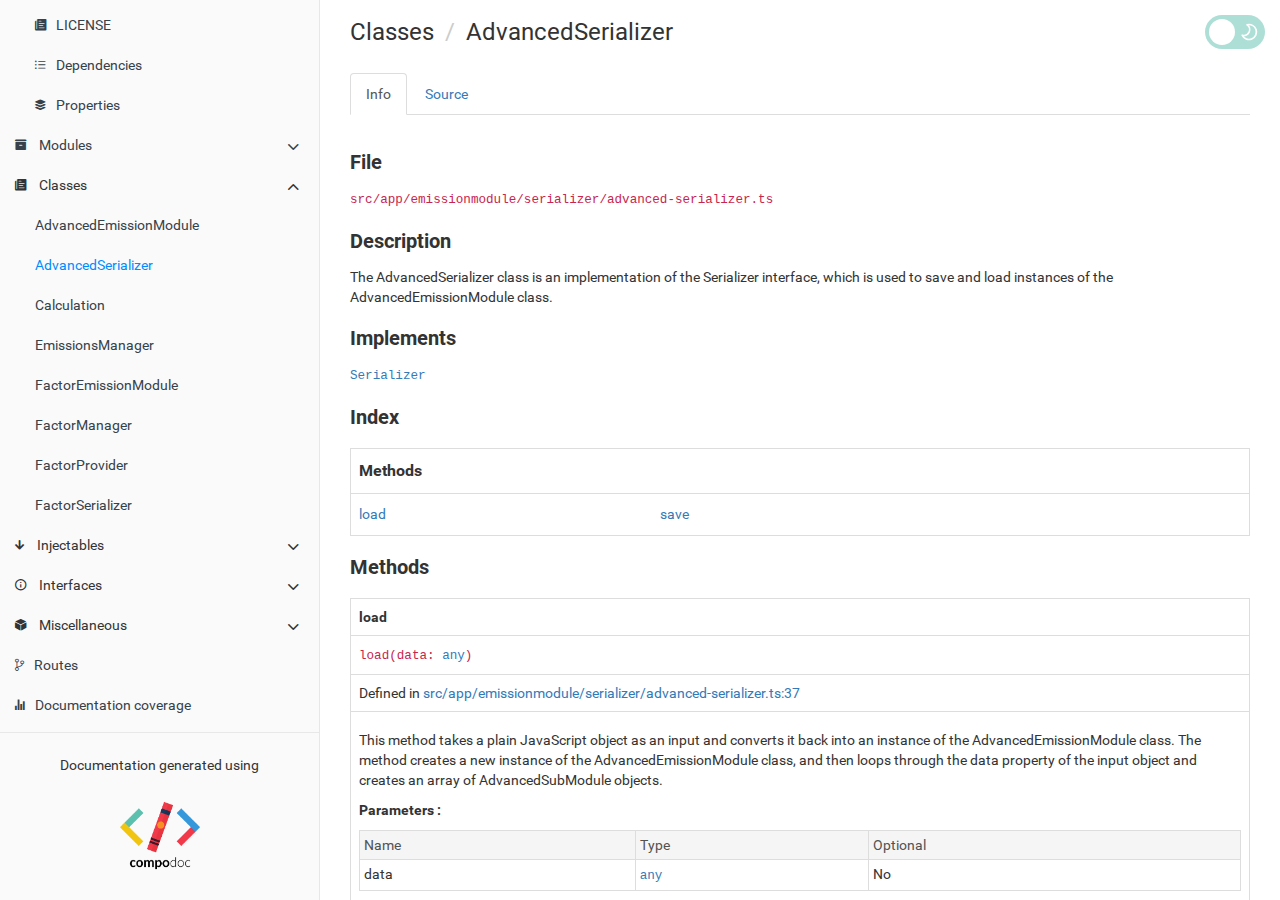
<file: classes/AdvancedSerializer.html>
<!doctype html>
<html class="no-js" lang="">
    <head>
        <meta charset="utf-8">
        <meta http-equiv="x-ua-compatible" content="ie=edge">
        <title>carbon-calculator documentation</title>
        <meta name="description" content="">
        <meta name="viewport" content="width=device-width, initial-scale=1">

        <link rel="icon" type="image/x-icon" href="../images/favicon.ico">
	   <link rel="stylesheet" href="../styles/style.css">
        <link rel="stylesheet" href="../styles/dark.css">
    </head>
    <body>

        <div class="navbar navbar-default navbar-fixed-top visible-xs">
            <a href="../" class="navbar-brand">carbon-calculator documentation</a>
            <button type="button" class="btn btn-default btn-menu ion-ios-menu" id="btn-menu"></button>
        </div>

        <div class="xs-menu menu" id="mobile-menu">
                <div id="book-search-input" role="search"><input type="text" placeholder="Type to search"></div>            <compodoc-menu></compodoc-menu>
        </div>

        <div class="container-fluid main">
           <div class="row main">
               <div class="hidden-xs menu">
                   <compodoc-menu mode="normal"></compodoc-menu>
               </div>
               <!-- START CONTENT -->
               <div class="content class">
                   <div class="content-data">












<ol class="breadcrumb">
  <li>Classes</li>
  <li >AdvancedSerializer</li>
</ol>

<ul class="nav nav-tabs" role="tablist">
        <li class="active">
            <a href="#info" role="tab" id="info-tab" data-toggle="tab" data-link="info">Info</a>
        </li>
        <li >
            <a href="#source" role="tab" id="source-tab" data-toggle="tab" data-link="source">Source</a>
        </li>
</ul>

<div class="tab-content">
    <div class="tab-pane fade active in" id="c-info">
        <p class="comment">
            <h3>File</h3>
        </p>
        <p class="comment">
            <code>src/app/emissionmodule/serializer/advanced-serializer.ts</code>
        </p>


            <p class="comment">
                <h3>Description</h3>
            </p>
            <p class="comment">
                <p>The AdvancedSerializer class is an implementation of the Serializer interface, which is
used to save and load instances of the AdvancedEmissionModule class.</p>

            </p>


            <p class="comment">
                <h3>Implements</h3>
            </p>
            <p class="comment">
                            <code><a href="../interfaces/Serializer.html" target="_self" >Serializer</a></code>
            </p>


            <section>
    <h3 id="index">Index</h3>
    <table class="table table-sm table-bordered index-table">
        <tbody>

                <tr>
                    <td class="col-md-4">
                        <h6><b>Methods</b></h6>
                    </td>
                </tr>
                <tr>
                    <td class="col-md-4">
                        <ul class="index-list">
                            <li>
                                <a href="#load" >load</a>
                            </li>
                            <li>
                                <a href="#save" >save</a>
                            </li>
                        </ul>
                    </td>
                </tr>





        </tbody>
    </table>
</section>



            <section>
    
    <h3 id="methods">
        Methods
    </h3>
    <table class="table table-sm table-bordered">
        <tbody>
            <tr>
                <td class="col-md-4">
                    <a name="load"></a>
                    <span class="name">
                        <span ><b>load</b></span>
                        <a href="#load"><span class="icon ion-ios-link"></span></a>
                    </span>
                </td>
            </tr>
            <tr>
                <td class="col-md-4">
<code>load(data: <a href="https://www.typescriptlang.org/docs/handbook/basic-types.html" target="_blank">any</a>)</code>
                </td>
            </tr>


            <tr>
                <td class="col-md-4">
                    <div class="io-line">Defined in <a href="" data-line="37"
                            class="link-to-prism">src/app/emissionmodule/serializer/advanced-serializer.ts:37</a></div>
                </td>
            </tr>


            <tr>
                <td class="col-md-4">
                    <div class="io-description"><p>This method takes a plain JavaScript object as an input and converts it back into an
instance of the AdvancedEmissionModule class. The method creates a new instance of
the AdvancedEmissionModule class, and then loops through the data property of the
input object and creates an array of AdvancedSubModule objects.</p>
</div>

                    <div class="io-description">
                        <b>Parameters :</b>
                        
                        <table class="params">
                            <thead>
                                <tr>
                                    <td>Name</td>
                                    <td>Type</td>
                                    <td>Optional</td>
                                </tr>
                            </thead>
                            <tbody>
                                <tr>
                                    <td>data</td>
                                    <td>
                                                <code><a href="https://www.typescriptlang.org/docs/handbook/basic-types.html" target="_blank" >any</a></code>
                                    </td>

                                    <td>
                                        No
                                    </td>


                                </tr>
                            </tbody>
                        </table>
                    </div>
                    <div>
                    </div>
                    <div class="io-description">
                        <b>Returns : </b>        <code><a href="../interfaces/EmissionModule.html" target="_self" >EmissionModule</a></code>

                    </div>
                    <div class="io-description">
                        
                    </div>
                </td>
            </tr>
        </tbody>
    </table>
    <table class="table table-sm table-bordered">
        <tbody>
            <tr>
                <td class="col-md-4">
                    <a name="save"></a>
                    <span class="name">
                        <span ><b>save</b></span>
                        <a href="#save"><span class="icon ion-ios-link"></span></a>
                    </span>
                </td>
            </tr>
            <tr>
                <td class="col-md-4">
<code>save(module: <a href="../interfaces/EmissionModule.html" target="_self">EmissionModule</a>)</code>
                </td>
            </tr>


            <tr>
                <td class="col-md-4">
                    <div class="io-line">Defined in <a href="" data-line="16"
                            class="link-to-prism">src/app/emissionmodule/serializer/advanced-serializer.ts:16</a></div>
                </td>
            </tr>


            <tr>
                <td class="col-md-4">
                    <div class="io-description"><p>This method takes an instance of the EmissionModule class as an input, and converts it
into a JavaScript object. The method loops through the list of submodules in the advanced
module and converts it into an array of arrays containing the id and number of each submodule.</p>
</div>

                    <div class="io-description">
                        <b>Parameters :</b>
                        
                        <table class="params">
                            <thead>
                                <tr>
                                    <td>Name</td>
                                    <td>Type</td>
                                    <td>Optional</td>
                                </tr>
                            </thead>
                            <tbody>
                                <tr>
                                    <td>module</td>
                                    <td>
                                                <code><a href="../interfaces/EmissionModule.html" target="_self" >EmissionModule</a></code>
                                    </td>

                                    <td>
                                        No
                                    </td>


                                </tr>
                            </tbody>
                        </table>
                    </div>
                    <div>
                    </div>
                    <div class="io-description">
                        <b>Returns : </b>    <code>{ type: any; data: {}; }</code>

                    </div>
                    <div class="io-description">
                        <p>JavaScript object</p>

                    </div>
                </td>
            </tr>
        </tbody>
    </table>
</section>





    </div>


    <div class="tab-pane fade  tab-source-code" id="c-source">
        <pre class="line-numbers compodoc-sourcecode"><code class="language-typescript">import { EmissionModule } from &quot;../emission-module&quot;;
import { Serializer } from &quot;../emissions_manager&quot;;
import { AdvancedEmissionModule, AdvancedSubModule } from &quot;../modules/advanced-module&quot;;
/**
 * The AdvancedSerializer class is an implementation of the Serializer interface, which is
 * used to save and load instances of the AdvancedEmissionModule class.
 */
export class AdvancedSerializer implements Serializer {
   /**
   * This method takes an instance of the EmissionModule class as an input, and converts it
   * into a JavaScript object. The method loops through the list of submodules in the advanced
   * module and converts it into an array of arrays containing the id and number of each submodule.
   * @param module
   * @returns JavaScript object
   */
    save(module: EmissionModule) {
        const amodule &#x3D; module as AdvancedEmissionModule;

        let list: any[] &#x3D; [];
        amodule.list.forEach(subModule &#x3D;&gt; {
            list.push([ subModule.id, subModule.number ]);
        });
        const data &#x3D; {
            type: amodule.id,
            data: list
        };
        return data;
    }
    /**
     * This method takes a plain JavaScript object as an input and converts it back into an
     * instance of the AdvancedEmissionModule class. The method creates a new instance of
     * the AdvancedEmissionModule class, and then loops through the data property of the
     * input object and creates an array of AdvancedSubModule objects.
     * @param data
     * @returns
     */
    load(data: any): EmissionModule {
        const module &#x3D; new AdvancedEmissionModule(data.type);

        let list: AdvancedSubModule[] &#x3D; [];
        if(data.data){
            data.data.forEach((subModule:any) &#x3D;&gt; {
                if(subModule.length !&#x3D; 2) return;
                list.push({ id: subModule[0], number: subModule[1] });
            })
        }

        module.list &#x3D; list;
        return module;
    }
}
/** Instance of the AdvancedSerializer class. */
export const advancedSerializer &#x3D; new AdvancedSerializer();
</code></pre>
    </div>
</div>









                   </div><div class="search-results">
    <div class="has-results">
        <h1 class="search-results-title"><span class='search-results-count'></span> results matching "<span class='search-query'></span>"</h1>
        <ul class="search-results-list"></ul>
    </div>
    <div class="no-results">
        <h1 class="search-results-title">No results matching "<span class='search-query'></span>"</h1>
    </div>
</div>
</div>
               <!-- END CONTENT -->
           </div>
       </div>

          <label class="dark-mode-switch">
               <input type="checkbox">
               <span class="slider">
                    <svg class="slider-icon" viewBox="0 0 24 24" fill="none" height="20" stroke="#000" stroke-linecap="round" stroke-linejoin="round" stroke-width="2" width="20" xmlns="http://www.w3.org/2000/svg">
                    <path d="M21 12.79A9 9 0 1111.21 3 7 7 0 0021 12.79z"></path>
                    </svg>
               </span>
          </label>

       <script>
            var COMPODOC_CURRENT_PAGE_DEPTH = 1;
            var COMPODOC_CURRENT_PAGE_CONTEXT = 'class';
            var COMPODOC_CURRENT_PAGE_URL = 'AdvancedSerializer.html';
            var MAX_SEARCH_RESULTS = 15;
       </script>

       <script src="../js/libs/custom-elements.min.js"></script>
       <script src="../js/libs/lit-html.js"></script>

       <script src="../js/menu-wc.js" defer></script>
       <script nomodule src="../js/menu-wc_es5.js" defer></script>

       <script src="../js/libs/bootstrap-native.js"></script>

       <script src="../js/libs/es6-shim.min.js"></script>
       <script src="../js/libs/EventDispatcher.js"></script>
       <script src="../js/libs/promise.min.js"></script>
       <script src="../js/libs/zepto.min.js"></script>

       <script src="../js/compodoc.js"></script>

       <script src="../js/tabs.js"></script>
       <script src="../js/menu.js"></script>
       <script src="../js/libs/clipboard.min.js"></script>
       <script src="../js/libs/prism.js"></script>
       <script src="../js/sourceCode.js"></script>
          <script src="../js/search/search.js"></script>
          <script src="../js/search/lunr.min.js"></script>
          <script src="../js/search/search-lunr.js"></script>
          <script src="../js/search/search_index.js"></script>
       <script src="../js/lazy-load-graphs.js"></script>


    </body>
</html>
</file>
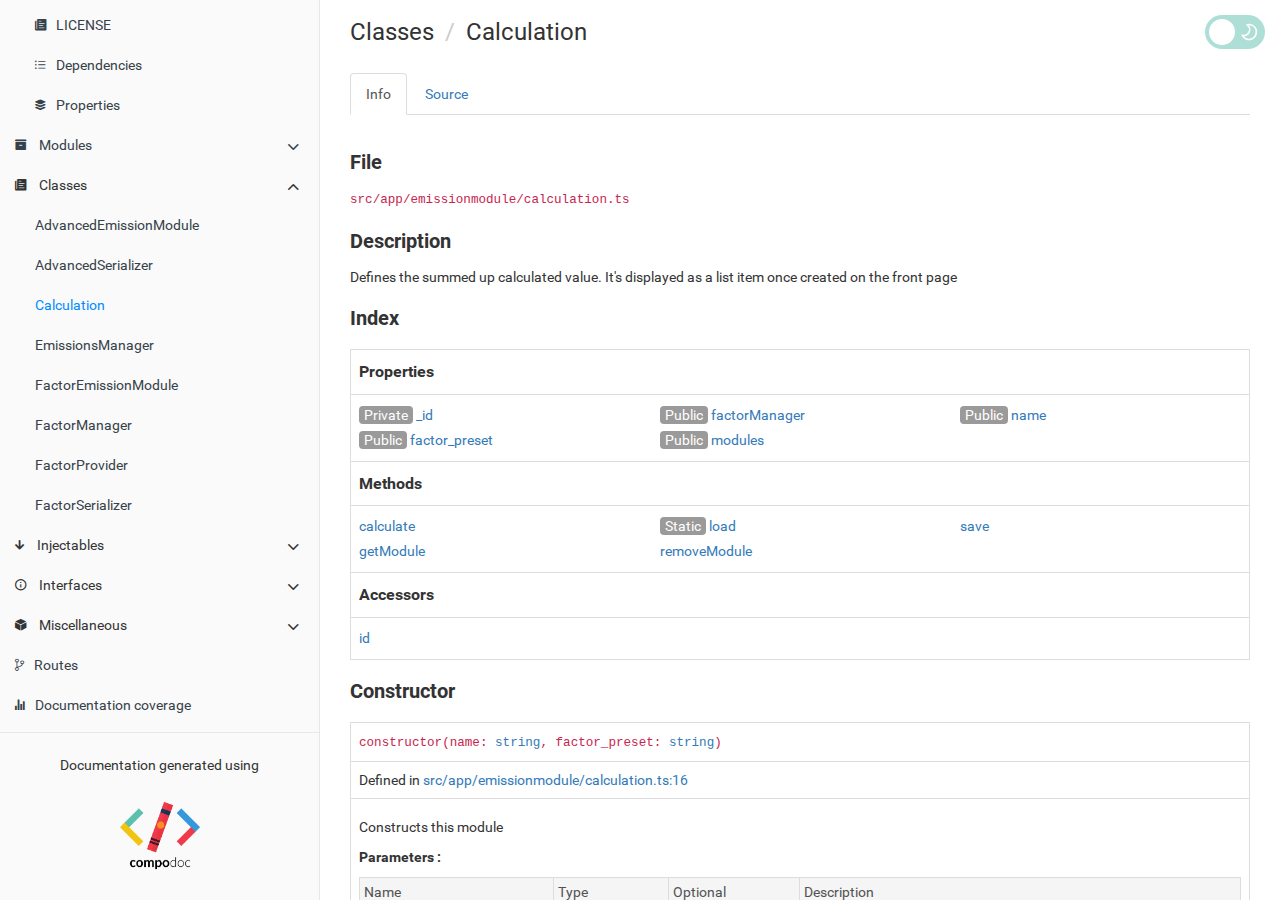
<file: classes/Calculation.html>
<!doctype html>
<html class="no-js" lang="">
    <head>
        <meta charset="utf-8">
        <meta http-equiv="x-ua-compatible" content="ie=edge">
        <title>carbon-calculator documentation</title>
        <meta name="description" content="">
        <meta name="viewport" content="width=device-width, initial-scale=1">

        <link rel="icon" type="image/x-icon" href="../images/favicon.ico">
	   <link rel="stylesheet" href="../styles/style.css">
        <link rel="stylesheet" href="../styles/dark.css">
    </head>
    <body>

        <div class="navbar navbar-default navbar-fixed-top visible-xs">
            <a href="../" class="navbar-brand">carbon-calculator documentation</a>
            <button type="button" class="btn btn-default btn-menu ion-ios-menu" id="btn-menu"></button>
        </div>

        <div class="xs-menu menu" id="mobile-menu">
                <div id="book-search-input" role="search"><input type="text" placeholder="Type to search"></div>            <compodoc-menu></compodoc-menu>
        </div>

        <div class="container-fluid main">
           <div class="row main">
               <div class="hidden-xs menu">
                   <compodoc-menu mode="normal"></compodoc-menu>
               </div>
               <!-- START CONTENT -->
               <div class="content class">
                   <div class="content-data">












<ol class="breadcrumb">
  <li>Classes</li>
  <li >Calculation</li>
</ol>

<ul class="nav nav-tabs" role="tablist">
        <li class="active">
            <a href="#info" role="tab" id="info-tab" data-toggle="tab" data-link="info">Info</a>
        </li>
        <li >
            <a href="#source" role="tab" id="source-tab" data-toggle="tab" data-link="source">Source</a>
        </li>
</ul>

<div class="tab-content">
    <div class="tab-pane fade active in" id="c-info">
        <p class="comment">
            <h3>File</h3>
        </p>
        <p class="comment">
            <code>src/app/emissionmodule/calculation.ts</code>
        </p>


            <p class="comment">
                <h3>Description</h3>
            </p>
            <p class="comment">
                <p>Defines the summed up calculated value. It&#39;s displayed as a list item once created on the front page</p>

            </p>




            <section>
    <h3 id="index">Index</h3>
    <table class="table table-sm table-bordered index-table">
        <tbody>
                <tr>
                    <td class="col-md-4">
                        <h6><b>Properties</b></h6>
                    </td>
                </tr>
                <tr>
                    <td class="col-md-4">
                        <ul class="index-list">
                            <li>
                                    <span class="modifier">Private</span>
                                <a href="#_id" >_id</a>
                            </li>
                            <li>
                                    <span class="modifier">Public</span>
                                <a href="#factor_preset" >factor_preset</a>
                            </li>
                            <li>
                                    <span class="modifier">Public</span>
                                <a href="#factorManager" >factorManager</a>
                            </li>
                            <li>
                                    <span class="modifier">Public</span>
                                <a href="#modules" >modules</a>
                            </li>
                            <li>
                                    <span class="modifier">Public</span>
                                <a href="#name" >name</a>
                            </li>
                        </ul>
                    </td>
                </tr>

                <tr>
                    <td class="col-md-4">
                        <h6><b>Methods</b></h6>
                    </td>
                </tr>
                <tr>
                    <td class="col-md-4">
                        <ul class="index-list">
                            <li>
                                <a href="#calculate" >calculate</a>
                            </li>
                            <li>
                                <a href="#getModule" >getModule</a>
                            </li>
                            <li>
                                    <span class="modifier">Static</span>
                                <a href="#load" >load</a>
                            </li>
                            <li>
                                <a href="#removeModule" >removeModule</a>
                            </li>
                            <li>
                                <a href="#save" >save</a>
                            </li>
                        </ul>
                    </td>
                </tr>





                    <tr>
                        <td class="col-md-4">
                            <h6><b>Accessors</b></h6>
                        </td>
                    </tr>
                    <tr>
                        <td class="col-md-4">
                            <ul class="index-list">
                                <li>
                                    <a href="#id" >id</a>
                                </li>
                            </ul>
                        </td>
                    </tr>
        </tbody>
    </table>
</section>

            <section>
    <h3 id="constructor">Constructor</h3>
        <table class="table table-sm table-bordered">
            <tbody>
                <tr>
                    <td class="col-md-4">
<code>constructor(name: <a href="https://developer.mozilla.org/en-US/docs/Web/JavaScript/Reference/Global_Objects/string" target="_blank">string</a>, factor_preset: <a href="https://developer.mozilla.org/en-US/docs/Web/JavaScript/Reference/Global_Objects/string" target="_blank">string</a>)</code>
                    </td>
                </tr>
                        <tr>
                            <td class="col-md-4">
                                <div class="io-line">Defined in <a href="" data-line="16" class="link-to-prism">src/app/emissionmodule/calculation.ts:16</a></div>
                            </td>
                        </tr>

                <tr>
                    <td class="col-md-4">
                            <div class="io-description"><p>Constructs this module</p>
</div>
                            <div>
                                    <b>Parameters :</b>
                                    <table class="params">
                                        <thead>
                                            <tr>
                                                <td>Name</td>
                                                    <td>Type</td>
                                                <td>Optional</td>
                                                    <td>Description</td>
                                            </tr>
                                        </thead>
                                        <tbody>
                                                <tr>
                                                        <td>name</td>
                                                  
                                                        <td>
                                                                        <code><a href="https://developer.mozilla.org/en-US/docs/Web/JavaScript/Reference/Global_Objects/string" target="_blank" >string</a></code>
                                                        </td>
                                                  
                                                    <td>
                                                            No
                                                    </td>
                                                    
                                                        <td>
                                                                <p>name of the CalculationObject</p>

                                                        </td>
                                                </tr>
                                                <tr>
                                                        <td>factor_preset</td>
                                                  
                                                        <td>
                                                                        <code><a href="https://developer.mozilla.org/en-US/docs/Web/JavaScript/Reference/Global_Objects/string" target="_blank" >string</a></code>
                                                        </td>
                                                  
                                                    <td>
                                                            No
                                                    </td>
                                                    
                                                        <td>
                                                                <p>country of the CalculationObject</p>

                                                        </td>
                                                </tr>
                                        </tbody>
                                    </table>
                            </div>
                    </td>
                </tr>
            </tbody>
        </table>
</section>

            <section>
    
    <h3 id="inputs">
        Properties
    </h3>
    <table class="table table-sm table-bordered">
        <tbody>
            <tr>
                <td class="col-md-4">
                    <a name="_id"></a>
                    <span class="name">
                            <span class="modifier">Private</span>
                        <span ><b>_id</b></span>
                        <a href="#_id"><span class="icon ion-ios-link"></span></a>
                    </span>
                </td>
            </tr>
                <tr>
                    <td class="col-md-4">
                        <i>Type : </i>        <code><a href="https://developer.mozilla.org/en-US/docs/Web/JavaScript/Reference/Global_Objects/string" target="_blank" >string</a></code>

                    </td>
                </tr>
                <tr>
                    <td class="col-md-4">
                        <i>Default value : </i><code>&quot;&quot;</code>
                    </td>
                </tr>
                    <tr>
                        <td class="col-md-4">
                                <div class="io-line">Defined in <a href="" data-line="12" class="link-to-prism">src/app/emissionmodule/calculation.ts:12</a></div>
                        </td>
                    </tr>

            <tr>
                <td class="col-md-4">
                    <div class="io-description"><p>ID of the Calculation</p>
</div>
                </td>
            </tr>

        </tbody>
    </table>
    <table class="table table-sm table-bordered">
        <tbody>
            <tr>
                <td class="col-md-4">
                    <a name="factor_preset"></a>
                    <span class="name">
                            <span class="modifier">Public</span>
                        <span ><b>factor_preset</b></span>
                        <a href="#factor_preset"><span class="icon ion-ios-link"></span></a>
                    </span>
                </td>
            </tr>
                <tr>
                    <td class="col-md-4">
                        <i>Type : </i>        <code><a href="https://developer.mozilla.org/en-US/docs/Web/JavaScript/Reference/Global_Objects/string" target="_blank" >string</a></code>

                    </td>
                </tr>
                    <tr>
                        <td class="col-md-4">
                                <div class="io-line">Defined in <a href="" data-line="23" class="link-to-prism">src/app/emissionmodule/calculation.ts:23</a></div>
                        </td>
                    </tr>

            <tr>
                <td class="col-md-4">
                    <div class="io-description">country of the CalculationObject</div>
                </td>
            </tr>

        </tbody>
    </table>
    <table class="table table-sm table-bordered">
        <tbody>
            <tr>
                <td class="col-md-4">
                    <a name="factorManager"></a>
                    <span class="name">
                            <span class="modifier">Public</span>
                        <span ><b>factorManager</b></span>
                        <a href="#factorManager"><span class="icon ion-ios-link"></span></a>
                    </span>
                </td>
            </tr>
                <tr>
                    <td class="col-md-4">
                        <i>Type : </i>        <code><a href="../classes/FactorManager.html" target="_self" >FactorManager</a></code>

                    </td>
                </tr>
                <tr>
                    <td class="col-md-4">
                        <i>Default value : </i><code>new FactorManager()</code>
                    </td>
                </tr>
                    <tr>
                        <td class="col-md-4">
                                <div class="io-line">Defined in <a href="" data-line="16" class="link-to-prism">src/app/emissionmodule/calculation.ts:16</a></div>
                        </td>
                    </tr>

            <tr>
                <td class="col-md-4">
                    <div class="io-description"><p>it is an instance of FactorManager class that is used to store and manage factors</p>
</div>
                </td>
            </tr>

        </tbody>
    </table>
    <table class="table table-sm table-bordered">
        <tbody>
            <tr>
                <td class="col-md-4">
                    <a name="modules"></a>
                    <span class="name">
                            <span class="modifier">Public</span>
                        <span ><b>modules</b></span>
                        <a href="#modules"><span class="icon ion-ios-link"></span></a>
                    </span>
                </td>
            </tr>
                <tr>
                    <td class="col-md-4">
                        <i>Type : </i>        <code><a href="../interfaces/EmissionModule.html" target="_self" >EmissionModule[]</a></code>

                    </td>
                </tr>
                <tr>
                    <td class="col-md-4">
                        <i>Default value : </i><code>[]</code>
                    </td>
                </tr>
                    <tr>
                        <td class="col-md-4">
                                <div class="io-line">Defined in <a href="" data-line="14" class="link-to-prism">src/app/emissionmodule/calculation.ts:14</a></div>
                        </td>
                    </tr>

            <tr>
                <td class="col-md-4">
                    <div class="io-description"><p>an array of EmissionModule objects that are used to store all the emission modules</p>
</div>
                </td>
            </tr>

        </tbody>
    </table>
    <table class="table table-sm table-bordered">
        <tbody>
            <tr>
                <td class="col-md-4">
                    <a name="name"></a>
                    <span class="name">
                            <span class="modifier">Public</span>
                        <span ><b>name</b></span>
                        <a href="#name"><span class="icon ion-ios-link"></span></a>
                    </span>
                </td>
            </tr>
                <tr>
                    <td class="col-md-4">
                        <i>Type : </i>        <code><a href="https://developer.mozilla.org/en-US/docs/Web/JavaScript/Reference/Global_Objects/string" target="_blank" >string</a></code>

                    </td>
                </tr>
                    <tr>
                        <td class="col-md-4">
                                <div class="io-line">Defined in <a href="" data-line="23" class="link-to-prism">src/app/emissionmodule/calculation.ts:23</a></div>
                        </td>
                    </tr>

            <tr>
                <td class="col-md-4">
                    <div class="io-description">name of the CalculationObject</div>
                </td>
            </tr>

        </tbody>
    </table>
</section>

            <section>
    
    <h3 id="methods">
        Methods
    </h3>
    <table class="table table-sm table-bordered">
        <tbody>
            <tr>
                <td class="col-md-4">
                    <a name="calculate"></a>
                    <span class="name">
                        <span ><b>calculate</b></span>
                        <a href="#calculate"><span class="icon ion-ios-link"></span></a>
                    </span>
                </td>
            </tr>
            <tr>
                <td class="col-md-4">
<code>calculate()</code>
                </td>
            </tr>


            <tr>
                <td class="col-md-4">
                    <div class="io-line">Defined in <a href="" data-line="28"
                            class="link-to-prism">src/app/emissionmodule/calculation.ts:28</a></div>
                </td>
            </tr>


            <tr>
                <td class="col-md-4">
                    <div class="io-description"><p> Sums together all individual calculated emissions into one</p>
</div>

                    <div class="io-description">
                        <b>Returns : </b>        <code><a href="https://developer.mozilla.org/en-US/docs/Web/JavaScript/Reference/Global_Objects/number" target="_blank" >number</a></code>

                    </div>
                </td>
            </tr>
        </tbody>
    </table>
    <table class="table table-sm table-bordered">
        <tbody>
            <tr>
                <td class="col-md-4">
                    <a name="getModule"></a>
                    <span class="name">
                        <span ><b>getModule</b></span>
                        <a href="#getModule"><span class="icon ion-ios-link"></span></a>
                    </span>
                </td>
            </tr>
            <tr>
                <td class="col-md-4">
<code>getModule(id: <a href="https://developer.mozilla.org/en-US/docs/Web/JavaScript/Reference/Global_Objects/string" target="_blank">string</a>)</code>
                </td>
            </tr>


            <tr>
                <td class="col-md-4">
                    <div class="io-line">Defined in <a href="" data-line="58"
                            class="link-to-prism">src/app/emissionmodule/calculation.ts:58</a></div>
                </td>
            </tr>


            <tr>
                <td class="col-md-4">
                    <div class="io-description"><p>Can retrieve a module by its id</p>
</div>

                    <div class="io-description">
                        <b>Parameters :</b>
                        
                        <table class="params">
                            <thead>
                                <tr>
                                    <td>Name</td>
                                    <td>Type</td>
                                    <td>Optional</td>
                                    <td>Description</td>
                                </tr>
                            </thead>
                            <tbody>
                                <tr>
                                    <td>id</td>
                                    <td>
                                                <code><a href="https://developer.mozilla.org/en-US/docs/Web/JavaScript/Reference/Global_Objects/string" target="_blank" >string</a></code>
                                    </td>

                                    <td>
                                        No
                                    </td>


                                    <td>
                                        <p>ModuleID</p>

                                    </td>
                                </tr>
                            </tbody>
                        </table>
                    </div>
                    <div>
                    </div>
                    <div class="io-description">
                        <b>Returns : </b>        <code><a href="../interfaces/EmissionModule.html" target="_self" >EmissionModule | undefined</a></code>

                    </div>
                    <div class="io-description">
                        <p>module</p>

                    </div>
                </td>
            </tr>
        </tbody>
    </table>
    <table class="table table-sm table-bordered">
        <tbody>
            <tr>
                <td class="col-md-4">
                    <a name="load"></a>
                    <span class="name">
                        <span class="modifier">Static</span>
                        <span ><b>load</b></span>
                        <a href="#load"><span class="icon ion-ios-link"></span></a>
                    </span>
                </td>
            </tr>
            <tr>
                <td class="col-md-4">
                    <span class="modifier-icon icon ion-ios-reset"></span>
                    <code>load(data: <a href="https://www.typescriptlang.org/docs/handbook/basic-types.html" target="_blank">any</a>)</code>
                </td>
            </tr>


            <tr>
                <td class="col-md-4">
                    <div class="io-line">Defined in <a href="" data-line="78"
                            class="link-to-prism">src/app/emissionmodule/calculation.ts:78</a></div>
                </td>
            </tr>


            <tr>
                <td class="col-md-4">
                    <div class="io-description"><p>The load function is used to load data from an object and create a new instance
of the Calculation class</p>
</div>

                    <div class="io-description">
                        <b>Parameters :</b>
                        
                        <table class="params">
                            <thead>
                                <tr>
                                    <td>Name</td>
                                    <td>Type</td>
                                    <td>Optional</td>
                                    <td>Description</td>
                                </tr>
                            </thead>
                            <tbody>
                                <tr>
                                    <td>data</td>
                                    <td>
                                                <code><a href="https://www.typescriptlang.org/docs/handbook/basic-types.html" target="_blank" >any</a></code>
                                    </td>

                                    <td>
                                        No
                                    </td>


                                    <td>
                                        <p>is an object containing the data for the calculation</p>

                                    </td>
                                </tr>
                            </tbody>
                        </table>
                    </div>
                    <div>
                    </div>
                    <div class="io-description">
                        <b>Returns : </b>        <code><a href="../classes/Calculation.html" target="_self" >Calculation</a></code>

                    </div>
                    <div class="io-description">
                        <p>the newly created calculation object</p>

                    </div>
                </td>
            </tr>
        </tbody>
    </table>
    <table class="table table-sm table-bordered">
        <tbody>
            <tr>
                <td class="col-md-4">
                    <a name="removeModule"></a>
                    <span class="name">
                        <span ><b>removeModule</b></span>
                        <a href="#removeModule"><span class="icon ion-ios-link"></span></a>
                    </span>
                </td>
            </tr>
            <tr>
                <td class="col-md-4">
<code>removeModule(module: <a href="../interfaces/EmissionModule.html" target="_self">EmissionModule</a>)</code>
                </td>
            </tr>


            <tr>
                <td class="col-md-4">
                    <div class="io-line">Defined in <a href="" data-line="66"
                            class="link-to-prism">src/app/emissionmodule/calculation.ts:66</a></div>
                </td>
            </tr>


            <tr>
                <td class="col-md-4">
                    <div class="io-description"><p>Removes a specific module</p>
</div>

                    <div class="io-description">
                        <b>Parameters :</b>
                        
                        <table class="params">
                            <thead>
                                <tr>
                                    <td>Name</td>
                                    <td>Type</td>
                                    <td>Optional</td>
                                </tr>
                            </thead>
                            <tbody>
                                <tr>
                                    <td>module</td>
                                    <td>
                                                <code><a href="../interfaces/EmissionModule.html" target="_self" >EmissionModule</a></code>
                                    </td>

                                    <td>
                                        No
                                    </td>


                                </tr>
                            </tbody>
                        </table>
                    </div>
                    <div>
                    </div>
                    <div class="io-description">
                        <b>Returns : </b>        <code><a href="https://www.typescriptlang.org/docs/handbook/basic-types.html" target="_blank" >void</a></code>

                    </div>
                    <div class="io-description">
                        
                    </div>
                </td>
            </tr>
        </tbody>
    </table>
    <table class="table table-sm table-bordered">
        <tbody>
            <tr>
                <td class="col-md-4">
                    <a name="save"></a>
                    <span class="name">
                        <span ><b>save</b></span>
                        <a href="#save"><span class="icon ion-ios-link"></span></a>
                    </span>
                </td>
            </tr>
            <tr>
                <td class="col-md-4">
<code>save()</code>
                </td>
            </tr>


            <tr>
                <td class="col-md-4">
                    <div class="io-line">Defined in <a href="" data-line="40"
                            class="link-to-prism">src/app/emissionmodule/calculation.ts:40</a></div>
                </td>
            </tr>


            <tr>
                <td class="col-md-4">
                    <div class="io-description"><p>Saves the whole Item even after leaving the website</p>
</div>

                    <div>
                    </div>
                    <div class="io-description">
                        <b>Returns : </b>        <code><a href="https://www.typescriptlang.org/docs/handbook/basic-types.html" target="_blank" >any</a></code>

                    </div>
                    <div class="io-description">
                        
                    </div>
                </td>
            </tr>
        </tbody>
    </table>
</section>





            <section>
    <h3 id="accessors">
        Accessors
    </h3>
        <table class="table table-sm table-bordered">
            <tbody>
                <tr>
                    <td class="col-md-4">
                        <a name="id"></a>
                        <span class="name"><b>id</b><a href="#id"><span class="icon ion-ios-link"></span></a></span>
                    </td>
                </tr>

                <tr>
                    <td class="col-md-4">
                        <span class="accessor"><b>get</b><code>id()</code></span>
                    </td>
                </tr>
                            <tr>
                                <td class="col-md-4">
                                    <div class="io-line">Defined in <a href="" data-line="106" class="link-to-prism">src/app/emissionmodule/calculation.ts:106</a></div>
                                </td>
                            </tr>
                    <tr>
                        <td class="col-md-4">
                                <div class="io-description"><p>Returns the ID of this Calculation</p>
</div>

                                <div class="io-description">
                                    <b>Returns : </b>        <code><a href="https://developer.mozilla.org/en-US/docs/Web/JavaScript/Reference/Global_Objects/string" target="_blank" >string</a></code>

                                </div>
                        </td>
                    </tr>

            </tbody>
        </table>
</section>
    </div>


    <div class="tab-pane fade  tab-source-code" id="c-source">
        <pre class="line-numbers compodoc-sourcecode"><code class="language-typescript">import { generateId } from &quot;../shared/utils&quot;;
import { EmissionModule } from &quot;./emission-module&quot;;
import EmissionsManager from &quot;./emissions_manager&quot;;
import { FactorManager } from &quot;./factor-manager&quot;;
import { FactorProvider, PRESET_FACTORS_LIST } from &quot;./factor_provider&quot;;

/**
 * Defines the summed up calculated value. It&#x27;s displayed as a list item once created on the front page
*/
export class Calculation{
  /** ID of the Calculation */
    private _id: string &#x3D; &quot;&quot;;
    /** an array of EmissionModule objects that are used to store all the emission modules */
    public modules: EmissionModule[] &#x3D; [];
    /** it is an instance of FactorManager class that is used to store and manage factors */
    public factorManager: FactorManager &#x3D; new FactorManager();

    /**
     * Constructs this module
     * @param name name of the CalculationObject
     * @param factor_preset country of the CalculationObject
     */
    constructor(public name: string, public factor_preset:string){ this._id &#x3D; generateId(); }

    /**
     *  Sums together all individual calculated emissions into one
    */
    calculate(): number{
        let sum: number &#x3D; 0;
        for(let module of this.modules){
            sum +&#x3D; module.calculate(this.factorManager);
        }
        return sum;
    }

    /**
     * Saves the whole Item even after leaving the website
     * @returns
     */
    save(): any{
        let modules_obj &#x3D; [];
        for(let module of this.modules){
            let obj &#x3D; EmissionsManager.save(module);
            if(obj &#x3D;&#x3D;&#x3D; undefined) continue;

            modules_obj.push(obj);
        }
        let factors_obj &#x3D; this.factorManager.save();
        return { id: this.id, name: this.name, factor_preset:this.factor_preset, modules: modules_obj, factors: factors_obj }
    }


    /**
     * Can retrieve a module by its id
     * @param id ModuleID
     * @returns module
     */
    getModule(id: string): EmissionModule | undefined{
      return this.modules.find(module &#x3D;&gt; module.id &#x3D;&#x3D; id);
    }

    /**
     * Removes a specific module
     * @param module
     */
    removeModule(module: EmissionModule){
        const index &#x3D; this.modules.indexOf(module);
        if(index &#x3D;&#x3D;&#x3D; -1) return;
        this.modules.splice(index, 1);
    }

    /**
     * The load function is used to load data from an object and create a new instance
     * of the Calculation class
     * @param data  is an object containing the data for the calculation
     * @returns  the newly created calculation object
     */
    public static load(data: any): Calculation{
        let ret: Calculation &#x3D; new Calculation(&quot;&quot;,&quot;&quot;);

        if(data &#x3D;&#x3D;&#x3D; undefined) throw new Error(&quot;Data is undefined&quot;);
        ret._id &#x3D; data.id !&#x3D; null ? data.id : generateId();
        if(data.name) ret.name &#x3D; data.name;
        if(data.factor_preset){ ret.factor_preset &#x3D; data.factor_preset}
        if(data.modules){
            if(data.modules instanceof Array){
                data.modules.forEach((moduleData: any) &#x3D;&gt; {
                    let module &#x3D; EmissionsManager.load(moduleData);
                    if(module &#x3D;&#x3D;&#x3D; undefined) return;
                    ret.modules.push(module);
                });
            }
        }
        if(data.factors){
            ret.factorManager &#x3D; FactorManager.load(data.factors);
        }else{
            ret.factorManager &#x3D; FactorProvider.get(PRESET_FACTORS_LIST[0]);
        }
        return ret;
    }


    /**
     * Returns the ID of this Calculation
     */
    get id(): string{
        return this._id;
    }

}
</code></pre>
    </div>
</div>









                   </div><div class="search-results">
    <div class="has-results">
        <h1 class="search-results-title"><span class='search-results-count'></span> results matching "<span class='search-query'></span>"</h1>
        <ul class="search-results-list"></ul>
    </div>
    <div class="no-results">
        <h1 class="search-results-title">No results matching "<span class='search-query'></span>"</h1>
    </div>
</div>
</div>
               <!-- END CONTENT -->
           </div>
       </div>

          <label class="dark-mode-switch">
               <input type="checkbox">
               <span class="slider">
                    <svg class="slider-icon" viewBox="0 0 24 24" fill="none" height="20" stroke="#000" stroke-linecap="round" stroke-linejoin="round" stroke-width="2" width="20" xmlns="http://www.w3.org/2000/svg">
                    <path d="M21 12.79A9 9 0 1111.21 3 7 7 0 0021 12.79z"></path>
                    </svg>
               </span>
          </label>

       <script>
            var COMPODOC_CURRENT_PAGE_DEPTH = 1;
            var COMPODOC_CURRENT_PAGE_CONTEXT = 'class';
            var COMPODOC_CURRENT_PAGE_URL = 'Calculation.html';
            var MAX_SEARCH_RESULTS = 15;
       </script>

       <script src="../js/libs/custom-elements.min.js"></script>
       <script src="../js/libs/lit-html.js"></script>

       <script src="../js/menu-wc.js" defer></script>
       <script nomodule src="../js/menu-wc_es5.js" defer></script>

       <script src="../js/libs/bootstrap-native.js"></script>

       <script src="../js/libs/es6-shim.min.js"></script>
       <script src="../js/libs/EventDispatcher.js"></script>
       <script src="../js/libs/promise.min.js"></script>
       <script src="../js/libs/zepto.min.js"></script>

       <script src="../js/compodoc.js"></script>

       <script src="../js/tabs.js"></script>
       <script src="../js/menu.js"></script>
       <script src="../js/libs/clipboard.min.js"></script>
       <script src="../js/libs/prism.js"></script>
       <script src="../js/sourceCode.js"></script>
          <script src="../js/search/search.js"></script>
          <script src="../js/search/lunr.min.js"></script>
          <script src="../js/search/search-lunr.js"></script>
          <script src="../js/search/search_index.js"></script>
       <script src="../js/lazy-load-graphs.js"></script>


    </body>
</html>
</file>
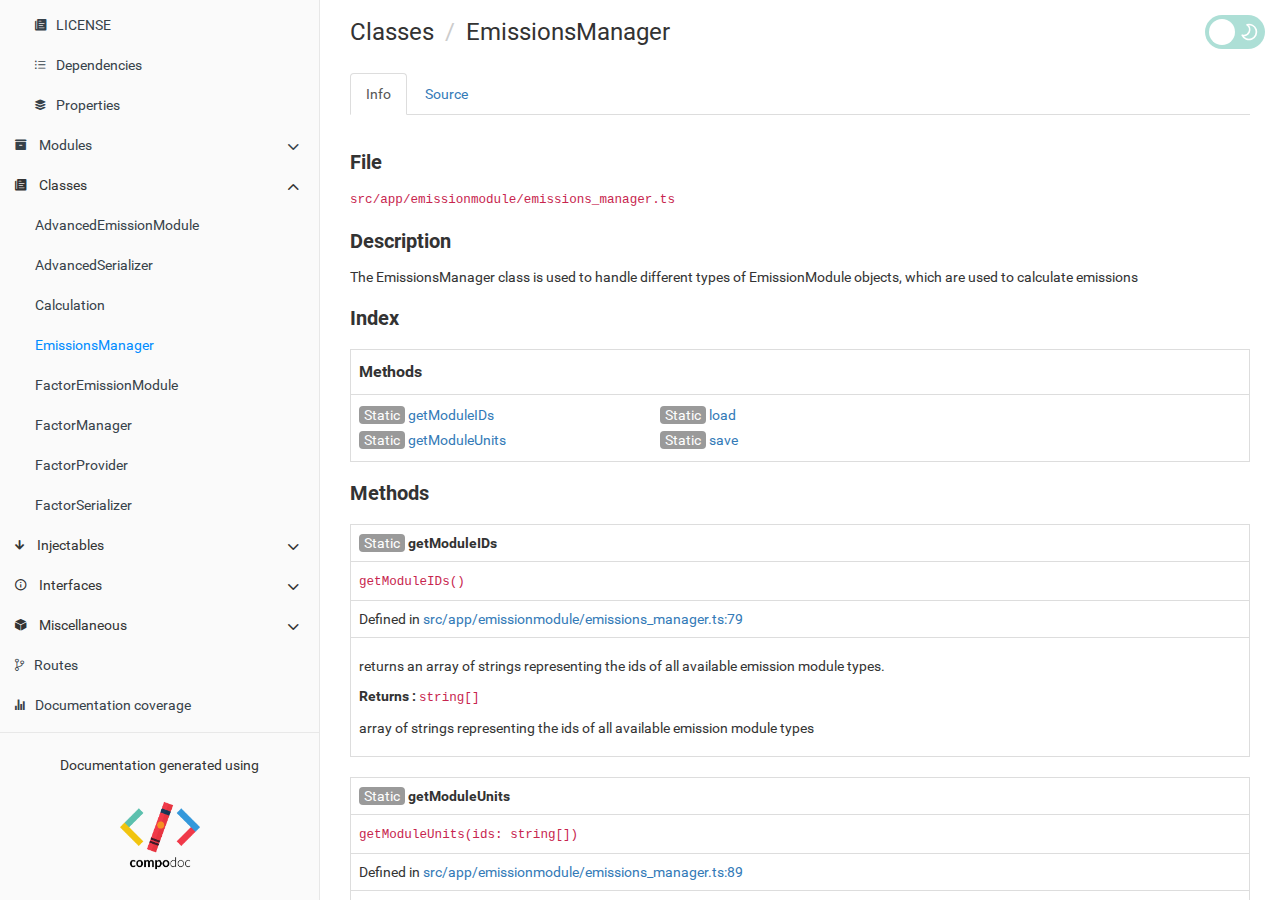
<file: classes/EmissionsManager.html>
<!doctype html>
<html class="no-js" lang="">
    <head>
        <meta charset="utf-8">
        <meta http-equiv="x-ua-compatible" content="ie=edge">
        <title>carbon-calculator documentation</title>
        <meta name="description" content="">
        <meta name="viewport" content="width=device-width, initial-scale=1">

        <link rel="icon" type="image/x-icon" href="../images/favicon.ico">
	   <link rel="stylesheet" href="../styles/style.css">
        <link rel="stylesheet" href="../styles/dark.css">
    </head>
    <body>

        <div class="navbar navbar-default navbar-fixed-top visible-xs">
            <a href="../" class="navbar-brand">carbon-calculator documentation</a>
            <button type="button" class="btn btn-default btn-menu ion-ios-menu" id="btn-menu"></button>
        </div>

        <div class="xs-menu menu" id="mobile-menu">
                <div id="book-search-input" role="search"><input type="text" placeholder="Type to search"></div>            <compodoc-menu></compodoc-menu>
        </div>

        <div class="container-fluid main">
           <div class="row main">
               <div class="hidden-xs menu">
                   <compodoc-menu mode="normal"></compodoc-menu>
               </div>
               <!-- START CONTENT -->
               <div class="content class">
                   <div class="content-data">












<ol class="breadcrumb">
  <li>Classes</li>
  <li >EmissionsManager</li>
</ol>

<ul class="nav nav-tabs" role="tablist">
        <li class="active">
            <a href="#info" role="tab" id="info-tab" data-toggle="tab" data-link="info">Info</a>
        </li>
        <li >
            <a href="#source" role="tab" id="source-tab" data-toggle="tab" data-link="source">Source</a>
        </li>
</ul>

<div class="tab-content">
    <div class="tab-pane fade active in" id="c-info">
        <p class="comment">
            <h3>File</h3>
        </p>
        <p class="comment">
            <code>src/app/emissionmodule/emissions_manager.ts</code>
        </p>


            <p class="comment">
                <h3>Description</h3>
            </p>
            <p class="comment">
                <p>The EmissionsManager class is used to handle different types of EmissionModule objects,
which are used to calculate emissions</p>

            </p>




            <section>
    <h3 id="index">Index</h3>
    <table class="table table-sm table-bordered index-table">
        <tbody>

                <tr>
                    <td class="col-md-4">
                        <h6><b>Methods</b></h6>
                    </td>
                </tr>
                <tr>
                    <td class="col-md-4">
                        <ul class="index-list">
                            <li>
                                    <span class="modifier">Static</span>
                                <a href="#getModuleIDs" >getModuleIDs</a>
                            </li>
                            <li>
                                    <span class="modifier">Static</span>
                                <a href="#getModuleUnits" >getModuleUnits</a>
                            </li>
                            <li>
                                    <span class="modifier">Static</span>
                                <a href="#load" >load</a>
                            </li>
                            <li>
                                    <span class="modifier">Static</span>
                                <a href="#save" >save</a>
                            </li>
                        </ul>
                    </td>
                </tr>





        </tbody>
    </table>
</section>



            <section>
    
    <h3 id="methods">
        Methods
    </h3>
    <table class="table table-sm table-bordered">
        <tbody>
            <tr>
                <td class="col-md-4">
                    <a name="getModuleIDs"></a>
                    <span class="name">
                        <span class="modifier">Static</span>
                        <span ><b>getModuleIDs</b></span>
                        <a href="#getModuleIDs"><span class="icon ion-ios-link"></span></a>
                    </span>
                </td>
            </tr>
            <tr>
                <td class="col-md-4">
                    <span class="modifier-icon icon ion-ios-reset"></span>
                    <code>getModuleIDs()</code>
                </td>
            </tr>


            <tr>
                <td class="col-md-4">
                    <div class="io-line">Defined in <a href="" data-line="79"
                            class="link-to-prism">src/app/emissionmodule/emissions_manager.ts:79</a></div>
                </td>
            </tr>


            <tr>
                <td class="col-md-4">
                    <div class="io-description"><p>returns an array of strings representing the ids of all available emission module types.</p>
</div>

                    <div>
                    </div>
                    <div class="io-description">
                        <b>Returns : </b>    <code>string[]</code>

                    </div>
                    <div class="io-description">
                        <p>array of strings representing the ids of all available emission module types</p>

                    </div>
                </td>
            </tr>
        </tbody>
    </table>
    <table class="table table-sm table-bordered">
        <tbody>
            <tr>
                <td class="col-md-4">
                    <a name="getModuleUnits"></a>
                    <span class="name">
                        <span class="modifier">Static</span>
                        <span ><b>getModuleUnits</b></span>
                        <a href="#getModuleUnits"><span class="icon ion-ios-link"></span></a>
                    </span>
                </td>
            </tr>
            <tr>
                <td class="col-md-4">
                    <span class="modifier-icon icon ion-ios-reset"></span>
                    <code>getModuleUnits(ids: string[])</code>
                </td>
            </tr>


            <tr>
                <td class="col-md-4">
                    <div class="io-line">Defined in <a href="" data-line="89"
                            class="link-to-prism">src/app/emissionmodule/emissions_manager.ts:89</a></div>
                </td>
            </tr>


            <tr>
                <td class="col-md-4">
                    <div class="io-description"><p>returns an array of strings representing the units of measurement for all available
emission module types.
emission module types</p>
</div>

                    <div class="io-description">
                        <b>Parameters :</b>
                        
                        <table class="params">
                            <thead>
                                <tr>
                                    <td>Name</td>
                                    <td>Type</td>
                                    <td>Optional</td>
                                    <td>Description</td>
                                </tr>
                            </thead>
                            <tbody>
                                <tr>
                                    <td>ids</td>
                                    <td>
                                            <code>string[]</code>
                                    </td>

                                    <td>
                                        No
                                    </td>


                                    <td>
                                        <p>array of strings representing the ids of all available emission module types</p>

                                    </td>
                                </tr>
                            </tbody>
                        </table>
                    </div>
                    <div>
                    </div>
                    <div class="io-description">
                        <b>Returns : </b>    <code>string[]</code>

                    </div>
                    <div class="io-description">
                        <p>array of strings representing the units of measurement for all available
emission module types</p>

                    </div>
                </td>
            </tr>
        </tbody>
    </table>
    <table class="table table-sm table-bordered">
        <tbody>
            <tr>
                <td class="col-md-4">
                    <a name="load"></a>
                    <span class="name">
                        <span class="modifier">Static</span>
                        <span ><b>load</b></span>
                        <a href="#load"><span class="icon ion-ios-link"></span></a>
                    </span>
                </td>
            </tr>
            <tr>
                <td class="col-md-4">
                    <span class="modifier-icon icon ion-ios-reset"></span>
                    <code>load(data: <a href="https://www.typescriptlang.org/docs/handbook/basic-types.html" target="_blank">any</a>)</code>
                </td>
            </tr>


            <tr>
                <td class="col-md-4">
                    <div class="io-line">Defined in <a href="" data-line="48"
                            class="link-to-prism">src/app/emissionmodule/emissions_manager.ts:48</a></div>
                </td>
            </tr>


            <tr>
                <td class="col-md-4">
                    <div class="io-description"><p> Loads an object with unknown type</p>
</div>

                    <div class="io-description">
                        <b>Parameters :</b>
                        
                        <table class="params">
                            <thead>
                                <tr>
                                    <td>Name</td>
                                    <td>Type</td>
                                    <td>Optional</td>
                                </tr>
                            </thead>
                            <tbody>
                                <tr>
                                    <td>data</td>
                                    <td>
                                                <code><a href="https://www.typescriptlang.org/docs/handbook/basic-types.html" target="_blank" >any</a></code>
                                    </td>

                                    <td>
                                        No
                                    </td>


                                </tr>
                            </tbody>
                        </table>
                    </div>
                    <div>
                    </div>
                    <div class="io-description">
                        <b>Returns : </b>        <code><a href="../interfaces/EmissionModule.html" target="_self" >EmissionModule | undefined</a></code>

                    </div>
                    <div class="io-description">
                        
                    </div>
                </td>
            </tr>
        </tbody>
    </table>
    <table class="table table-sm table-bordered">
        <tbody>
            <tr>
                <td class="col-md-4">
                    <a name="save"></a>
                    <span class="name">
                        <span class="modifier">Static</span>
                        <span ><b>save</b></span>
                        <a href="#save"><span class="icon ion-ios-link"></span></a>
                    </span>
                </td>
            </tr>
            <tr>
                <td class="col-md-4">
                    <span class="modifier-icon icon ion-ios-reset"></span>
                    <code>save(module: <a href="../interfaces/EmissionModule.html" target="_self">EmissionModule</a>)</code>
                </td>
            </tr>


            <tr>
                <td class="col-md-4">
                    <div class="io-line">Defined in <a href="" data-line="68"
                            class="link-to-prism">src/app/emissionmodule/emissions_manager.ts:68</a></div>
                </td>
            </tr>


            <tr>
                <td class="col-md-4">
                    <div class="io-description"><p>takes in an instance of EmissionModule and returns an object that can be saved
to a file or database.</p>
</div>

                    <div class="io-description">
                        <b>Parameters :</b>
                        
                        <table class="params">
                            <thead>
                                <tr>
                                    <td>Name</td>
                                    <td>Type</td>
                                    <td>Optional</td>
                                </tr>
                            </thead>
                            <tbody>
                                <tr>
                                    <td>module</td>
                                    <td>
                                                <code><a href="../interfaces/EmissionModule.html" target="_self" >EmissionModule</a></code>
                                    </td>

                                    <td>
                                        No
                                    </td>


                                </tr>
                            </tbody>
                        </table>
                    </div>
                    <div>
                    </div>
                    <div class="io-description">
                        <b>Returns : </b>        <code><a href="https://www.typescriptlang.org/docs/handbook/basic-types.html" target="_blank" >any</a></code>

                    </div>
                    <div class="io-description">
                        
                    </div>
                </td>
            </tr>
        </tbody>
    </table>
</section>





    </div>


    <div class="tab-pane fade  tab-source-code" id="c-source">
        <pre class="line-numbers compodoc-sourcecode"><code class="language-typescript">import { EmissionModule } from &quot;./emission-module&quot;;
import { advancedSerializer } from &quot;./serializer/advanced-serializer&quot;;
import { factorSerializer } from &quot;./serializer/factor-serializer&quot;;
/**
 * he purpose of the Serializer interface is to provide a way to convert EmissionModule objects
 * to and from a serialized format, such as JSON, for storage or transmission.
 */
export interface Serializer {
  /** takes an EmissionModule object as an argument and returns a serialized version
   *  of that object in the form of any.
  */
    save(module: EmissionModule): any,
  /**
   * takes a serialized object in the form of any as an argument and returns an EmissionModule object.
   */
    load(data: any): EmissionModule
}
/**
 * The emissions variable is a map that associates each EmissionModule type with a serializer
 * that can be used to save and load the module.
 */
const emissions: Map&lt;string, Serializer&gt; &#x3D; new Map();
emissions.set(&quot;school_car_emission_module&quot;, factorSerializer);
emissions.set(&quot;heating_emission_module&quot;, factorSerializer);
emissions.set(&quot;dina4_emission_module&quot;, factorSerializer);
emissions.set(&quot;toner_emission_module&quot;, factorSerializer);
emissions.set(&quot;water_emission_module&quot;, factorSerializer);
emissions.set(&quot;computer_emission_module&quot;, factorSerializer);
emissions.set(&quot;laptop_emission_module&quot;, factorSerializer);
emissions.set(&quot;server_emission_module&quot;, factorSerializer);
emissions.set(&quot;printer_emission_module&quot;, factorSerializer);
emissions.set(&quot;plotter_emission_module&quot;, factorSerializer);
emissions.set(&quot;printer_3d_emission_module&quot;, factorSerializer);
emissions.set(&quot;pizza_emission_module&quot;, factorSerializer);
emissions.set(&quot;drinks_500ml_emission_module&quot;, factorSerializer);
emissions.set(&quot;coffee_emission_module&quot;, factorSerializer);

emissions.set(&quot;electricity_emission_module&quot;, advancedSerializer);
emissions.set(&quot;mobility_emission_module&quot;, advancedSerializer);
/**
 * The EmissionsManager class is used to handle different types of EmissionModule objects,
 * which are used to calculate emissions
 */
export default class EmissionsManager{
    /**
    *  Loads an object with unknown type
    */
    static load(data: any): EmissionModule|undefined{
        if(data.type){
            let utils: Serializer|undefined &#x3D; emissions.get(data.type);
            if(utils){
                const ret &#x3D; utils.load(data);
                if(units.has(ret.id)){
                    const unit &#x3D; units.get(ret.id);
                    if(unit) ret.unit &#x3D; unit;
                }
                return ret;
            }
        }
        return undefined;
    }
    /**
     * takes in an instance of EmissionModule and returns an object that can be saved
     * to a file or database.
     * @param module
     * @returns
     */
    static save(module: EmissionModule): any{
        let utils: Serializer|undefined &#x3D; emissions.get(module.id);
        if(utils){
            return utils.save(module);
        }
        return undefined;
    }
    /**
     * returns an array of strings representing the ids of all available emission module types.
     * @returns array of strings representing the ids of all available emission module types
     */
    static getModuleIDs(): string[] {
        return Array.from(emissions.keys());
    }
    /**
     * returns an array of strings representing the units of measurement for all available
     * emission module types.
     * @returns array of strings representing the units of measurement for all available
     * emission module types
     * @param ids array of strings representing the ids of all available emission module types
     */
    static getModuleUnits(ids:string[]): string[] {
        let ret: string[] &#x3D; [];
        for(let id of ids){
            if(units.has(id)){
                ret.push(units.get(id) as string);
            }
        }
        return ret;
    }
}
/**
 * The units variable is a map that associates each EmissionModule type with a string
 * representing the unit of measurement for the module.
 */
const units: Map&lt;string, string&gt; &#x3D; new Map();
units.set(&quot;water_emission_module&quot;, &quot;m³&quot;);
units.set(&quot;heating_emission_module&quot;, &quot;m³&quot;);
units.set(&quot;toner_emission_module&quot;, &quot;piece&quot;);
units.set(&quot;computer_emission_module&quot;, &quot;piece&quot;);
units.set(&quot;laptop_emission_module&quot;, &quot;piece&quot;);
units.set(&quot;plotter_emission_module&quot;, &quot;piece&quot;);
units.set(&quot;printer_3d_emission_module&quot;, &quot;piece&quot;);
units.set(&quot;printer_emission_module&quot;, &quot;piece&quot;);
units.set(&quot;server_emission_module&quot;, &quot;piece&quot;);
units.set(&quot;pizza_emission_module&quot;, &quot;piece&quot;);
units.set(&quot;dina3_emission_module&quot;, &quot;piece&quot;);
units.set(&quot;dina4_emission_module&quot;, &quot;piece&quot;);
units.set(&quot;coffee_emission_module&quot;, &quot;cup&quot;);
units.set(&quot;drinks_500ml_emission_module&quot;, &quot;glass&quot;);
units.set(&quot;school_car_emission_module&quot;, &quot;km&quot;);
units.set(&quot;mobility_emission_module&quot;, &quot;km&quot;);
units.set(&quot;electricity_emission_module&quot;, &quot;kWh&quot;);
</code></pre>
    </div>
</div>









                   </div><div class="search-results">
    <div class="has-results">
        <h1 class="search-results-title"><span class='search-results-count'></span> results matching "<span class='search-query'></span>"</h1>
        <ul class="search-results-list"></ul>
    </div>
    <div class="no-results">
        <h1 class="search-results-title">No results matching "<span class='search-query'></span>"</h1>
    </div>
</div>
</div>
               <!-- END CONTENT -->
           </div>
       </div>

          <label class="dark-mode-switch">
               <input type="checkbox">
               <span class="slider">
                    <svg class="slider-icon" viewBox="0 0 24 24" fill="none" height="20" stroke="#000" stroke-linecap="round" stroke-linejoin="round" stroke-width="2" width="20" xmlns="http://www.w3.org/2000/svg">
                    <path d="M21 12.79A9 9 0 1111.21 3 7 7 0 0021 12.79z"></path>
                    </svg>
               </span>
          </label>

       <script>
            var COMPODOC_CURRENT_PAGE_DEPTH = 1;
            var COMPODOC_CURRENT_PAGE_CONTEXT = 'class';
            var COMPODOC_CURRENT_PAGE_URL = 'EmissionsManager.html';
            var MAX_SEARCH_RESULTS = 15;
       </script>

       <script src="../js/libs/custom-elements.min.js"></script>
       <script src="../js/libs/lit-html.js"></script>

       <script src="../js/menu-wc.js" defer></script>
       <script nomodule src="../js/menu-wc_es5.js" defer></script>

       <script src="../js/libs/bootstrap-native.js"></script>

       <script src="../js/libs/es6-shim.min.js"></script>
       <script src="../js/libs/EventDispatcher.js"></script>
       <script src="../js/libs/promise.min.js"></script>
       <script src="../js/libs/zepto.min.js"></script>

       <script src="../js/compodoc.js"></script>

       <script src="../js/tabs.js"></script>
       <script src="../js/menu.js"></script>
       <script src="../js/libs/clipboard.min.js"></script>
       <script src="../js/libs/prism.js"></script>
       <script src="../js/sourceCode.js"></script>
          <script src="../js/search/search.js"></script>
          <script src="../js/search/lunr.min.js"></script>
          <script src="../js/search/search-lunr.js"></script>
          <script src="../js/search/search_index.js"></script>
       <script src="../js/lazy-load-graphs.js"></script>


    </body>
</html>
</file>
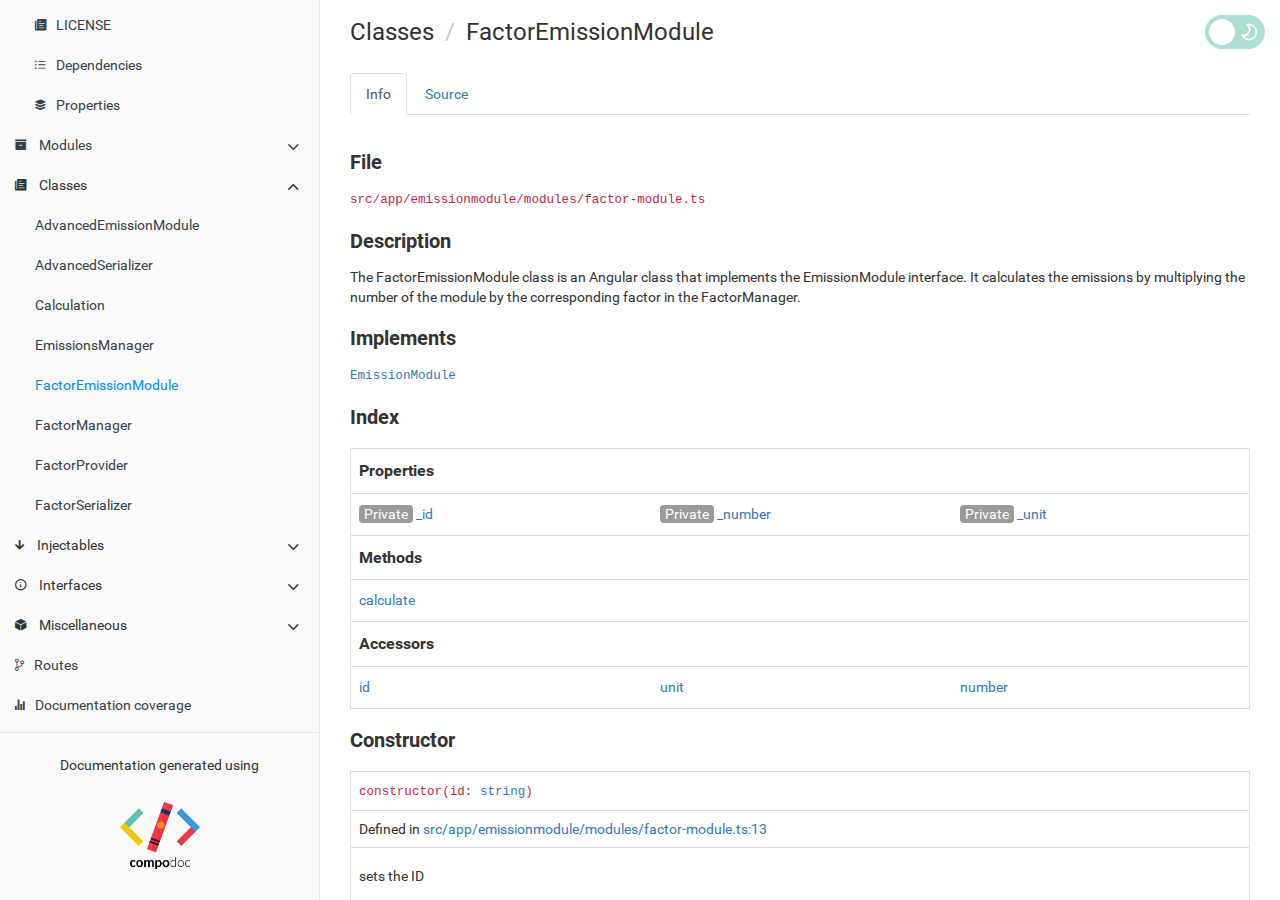
<file: classes/FactorEmissionModule.html>
<!doctype html>
<html class="no-js" lang="">
    <head>
        <meta charset="utf-8">
        <meta http-equiv="x-ua-compatible" content="ie=edge">
        <title>carbon-calculator documentation</title>
        <meta name="description" content="">
        <meta name="viewport" content="width=device-width, initial-scale=1">

        <link rel="icon" type="image/x-icon" href="../images/favicon.ico">
	   <link rel="stylesheet" href="../styles/style.css">
        <link rel="stylesheet" href="../styles/dark.css">
    </head>
    <body>

        <div class="navbar navbar-default navbar-fixed-top visible-xs">
            <a href="../" class="navbar-brand">carbon-calculator documentation</a>
            <button type="button" class="btn btn-default btn-menu ion-ios-menu" id="btn-menu"></button>
        </div>

        <div class="xs-menu menu" id="mobile-menu">
                <div id="book-search-input" role="search"><input type="text" placeholder="Type to search"></div>            <compodoc-menu></compodoc-menu>
        </div>

        <div class="container-fluid main">
           <div class="row main">
               <div class="hidden-xs menu">
                   <compodoc-menu mode="normal"></compodoc-menu>
               </div>
               <!-- START CONTENT -->
               <div class="content class">
                   <div class="content-data">












<ol class="breadcrumb">
  <li>Classes</li>
  <li >FactorEmissionModule</li>
</ol>

<ul class="nav nav-tabs" role="tablist">
        <li class="active">
            <a href="#info" role="tab" id="info-tab" data-toggle="tab" data-link="info">Info</a>
        </li>
        <li >
            <a href="#source" role="tab" id="source-tab" data-toggle="tab" data-link="source">Source</a>
        </li>
</ul>

<div class="tab-content">
    <div class="tab-pane fade active in" id="c-info">
        <p class="comment">
            <h3>File</h3>
        </p>
        <p class="comment">
            <code>src/app/emissionmodule/modules/factor-module.ts</code>
        </p>


            <p class="comment">
                <h3>Description</h3>
            </p>
            <p class="comment">
                <p>The FactorEmissionModule class is an Angular class that implements the EmissionModule interface.
It calculates the emissions by multiplying the number of the module by the corresponding factor in the FactorManager.</p>

            </p>


            <p class="comment">
                <h3>Implements</h3>
            </p>
            <p class="comment">
                            <code><a href="../interfaces/EmissionModule.html" target="_self" >EmissionModule</a></code>
            </p>


            <section>
    <h3 id="index">Index</h3>
    <table class="table table-sm table-bordered index-table">
        <tbody>
                <tr>
                    <td class="col-md-4">
                        <h6><b>Properties</b></h6>
                    </td>
                </tr>
                <tr>
                    <td class="col-md-4">
                        <ul class="index-list">
                            <li>
                                    <span class="modifier">Private</span>
                                <a href="#_id" >_id</a>
                            </li>
                            <li>
                                    <span class="modifier">Private</span>
                                <a href="#_number" >_number</a>
                            </li>
                            <li>
                                    <span class="modifier">Private</span>
                                <a href="#_unit" >_unit</a>
                            </li>
                        </ul>
                    </td>
                </tr>

                <tr>
                    <td class="col-md-4">
                        <h6><b>Methods</b></h6>
                    </td>
                </tr>
                <tr>
                    <td class="col-md-4">
                        <ul class="index-list">
                            <li>
                                <a href="#calculate" >calculate</a>
                            </li>
                        </ul>
                    </td>
                </tr>





                    <tr>
                        <td class="col-md-4">
                            <h6><b>Accessors</b></h6>
                        </td>
                    </tr>
                    <tr>
                        <td class="col-md-4">
                            <ul class="index-list">
                                <li>
                                    <a href="#id" >id</a>
                                </li>
                                <li>
                                    <a href="#unit" >unit</a>
                                </li>
                                <li>
                                    <a href="#number" >number</a>
                                </li>
                            </ul>
                        </td>
                    </tr>
        </tbody>
    </table>
</section>

            <section>
    <h3 id="constructor">Constructor</h3>
        <table class="table table-sm table-bordered">
            <tbody>
                <tr>
                    <td class="col-md-4">
<code>constructor(id: <a href="https://developer.mozilla.org/en-US/docs/Web/JavaScript/Reference/Global_Objects/string" target="_blank">string</a>)</code>
                    </td>
                </tr>
                        <tr>
                            <td class="col-md-4">
                                <div class="io-line">Defined in <a href="" data-line="13" class="link-to-prism">src/app/emissionmodule/modules/factor-module.ts:13</a></div>
                            </td>
                        </tr>

                <tr>
                    <td class="col-md-4">
                            <div class="io-description"><p>sets the ID</p>
</div>
                            <div>
                                    <b>Parameters :</b>
                                    <table class="params">
                                        <thead>
                                            <tr>
                                                <td>Name</td>
                                                    <td>Type</td>
                                                <td>Optional</td>
                                                    <td>Description</td>
                                            </tr>
                                        </thead>
                                        <tbody>
                                                <tr>
                                                        <td>id</td>
                                                  
                                                        <td>
                                                                        <code><a href="https://developer.mozilla.org/en-US/docs/Web/JavaScript/Reference/Global_Objects/string" target="_blank" >string</a></code>
                                                        </td>
                                                  
                                                    <td>
                                                            No
                                                    </td>
                                                    
                                                        <td>
                                                                <p>of the module</p>

                                                        </td>
                                                </tr>
                                        </tbody>
                                    </table>
                            </div>
                    </td>
                </tr>
            </tbody>
        </table>
</section>

            <section>
    
    <h3 id="inputs">
        Properties
    </h3>
    <table class="table table-sm table-bordered">
        <tbody>
            <tr>
                <td class="col-md-4">
                    <a name="_id"></a>
                    <span class="name">
                            <span class="modifier">Private</span>
                        <span ><b>_id</b></span>
                        <a href="#_id"><span class="icon ion-ios-link"></span></a>
                    </span>
                </td>
            </tr>
                <tr>
                    <td class="col-md-4">
                        <i>Type : </i>        <code><a href="https://developer.mozilla.org/en-US/docs/Web/JavaScript/Reference/Global_Objects/string" target="_blank" >string</a></code>

                    </td>
                </tr>
                <tr>
                    <td class="col-md-4">
                        <i>Default value : </i><code>&quot;&quot;</code>
                    </td>
                </tr>
                    <tr>
                        <td class="col-md-4">
                                <div class="io-line">Defined in <a href="" data-line="9" class="link-to-prism">src/app/emissionmodule/modules/factor-module.ts:9</a></div>
                        </td>
                    </tr>

            <tr>
                <td class="col-md-4">
                    <div class="io-description"><p>ID of the module</p>
</div>
                </td>
            </tr>

        </tbody>
    </table>
    <table class="table table-sm table-bordered">
        <tbody>
            <tr>
                <td class="col-md-4">
                    <a name="_number"></a>
                    <span class="name">
                            <span class="modifier">Private</span>
                        <span ><b>_number</b></span>
                        <a href="#_number"><span class="icon ion-ios-link"></span></a>
                    </span>
                </td>
            </tr>
                <tr>
                    <td class="col-md-4">
                        <i>Type : </i>        <code><a href="https://developer.mozilla.org/en-US/docs/Web/JavaScript/Reference/Global_Objects/number" target="_blank" >number</a></code>

                    </td>
                </tr>
                <tr>
                    <td class="col-md-4">
                        <i>Default value : </i><code>0</code>
                    </td>
                </tr>
                    <tr>
                        <td class="col-md-4">
                                <div class="io-line">Defined in <a href="" data-line="13" class="link-to-prism">src/app/emissionmodule/modules/factor-module.ts:13</a></div>
                        </td>
                    </tr>

            <tr>
                <td class="col-md-4">
                    <div class="io-description"><p>rapresents how much of e.g. km you drove</p>
</div>
                </td>
            </tr>

        </tbody>
    </table>
    <table class="table table-sm table-bordered">
        <tbody>
            <tr>
                <td class="col-md-4">
                    <a name="_unit"></a>
                    <span class="name">
                            <span class="modifier">Private</span>
                        <span ><b>_unit</b></span>
                        <a href="#_unit"><span class="icon ion-ios-link"></span></a>
                    </span>
                </td>
            </tr>
                <tr>
                    <td class="col-md-4">
                        <i>Type : </i>        <code><a href="https://developer.mozilla.org/en-US/docs/Web/JavaScript/Reference/Global_Objects/string" target="_blank" >string</a></code>

                    </td>
                </tr>
                <tr>
                    <td class="col-md-4">
                        <i>Default value : </i><code>&quot;Unit&quot;</code>
                    </td>
                </tr>
                    <tr>
                        <td class="col-md-4">
                                <div class="io-line">Defined in <a href="" data-line="11" class="link-to-prism">src/app/emissionmodule/modules/factor-module.ts:11</a></div>
                        </td>
                    </tr>

            <tr>
                <td class="col-md-4">
                    <div class="io-description"><p>Unit of measurment of the module</p>
</div>
                </td>
            </tr>

        </tbody>
    </table>
</section>

            <section>
    
    <h3 id="methods">
        Methods
    </h3>
    <table class="table table-sm table-bordered">
        <tbody>
            <tr>
                <td class="col-md-4">
                    <a name="calculate"></a>
                    <span class="name">
                        <span ><b>calculate</b></span>
                        <a href="#calculate"><span class="icon ion-ios-link"></span></a>
                    </span>
                </td>
            </tr>
            <tr>
                <td class="col-md-4">
<code>calculate(factorManager: <a href="../classes/FactorManager.html" target="_self">FactorManager</a>)</code>
                </td>
            </tr>


            <tr>
                <td class="col-md-4">
                    <div class="io-line">Defined in <a href="" data-line="28"
                            class="link-to-prism">src/app/emissionmodule/modules/factor-module.ts:28</a></div>
                </td>
            </tr>


            <tr>
                <td class="col-md-4">
                    <div class="io-description"><p>takes in a FactorManager as an argument and calculates the emissions by multiplying the
number of the module by the corresponding factor in the FactorManager</p>
</div>

                    <div class="io-description">
                        <b>Parameters :</b>
                        
                        <table class="params">
                            <thead>
                                <tr>
                                    <td>Name</td>
                                    <td>Type</td>
                                    <td>Optional</td>
                                    <td>Description</td>
                                </tr>
                            </thead>
                            <tbody>
                                <tr>
                                    <td>factorManager</td>
                                    <td>
                                                <code><a href="../classes/FactorManager.html" target="_self" >FactorManager</a></code>
                                    </td>

                                    <td>
                                        No
                                    </td>


                                    <td>
                                        <p>FactorManager</p>

                                    </td>
                                </tr>
                            </tbody>
                        </table>
                    </div>
                    <div>
                    </div>
                    <div class="io-description">
                        <b>Returns : </b>        <code><a href="https://developer.mozilla.org/en-US/docs/Web/JavaScript/Reference/Global_Objects/number" target="_blank" >number</a></code>

                    </div>
                    <div class="io-description">
                        <p>emissions number</p>

                    </div>
                </td>
            </tr>
        </tbody>
    </table>
</section>





            <section>
    <h3 id="accessors">
        Accessors
    </h3>
        <table class="table table-sm table-bordered">
            <tbody>
                <tr>
                    <td class="col-md-4">
                        <a name="id"></a>
                        <span class="name"><b>id</b><a href="#id"><span class="icon ion-ios-link"></span></a></span>
                    </td>
                </tr>

                <tr>
                    <td class="col-md-4">
                        <span class="accessor"><b>get</b><code>id()</code></span>
                    </td>
                </tr>
                            <tr>
                                <td class="col-md-4">
                                    <div class="io-line">Defined in <a href="" data-line="35" class="link-to-prism">src/app/emissionmodule/modules/factor-module.ts:35</a></div>
                                </td>
                            </tr>
                    <tr>
                        <td class="col-md-4">
                                <div class="io-description"><p>get the ID of the module</p>
</div>

                                <div>
                                </div>
                                <div class="io-description">
                                    <b>Returns : </b>        <code><a href="https://developer.mozilla.org/en-US/docs/Web/JavaScript/Reference/Global_Objects/string" target="_blank" >string</a></code>

                                </div>
                        </td>
                    </tr>

            </tbody>
        </table>
        <table class="table table-sm table-bordered">
            <tbody>
                <tr>
                    <td class="col-md-4">
                        <a name="unit"></a>
                        <span class="name"><b>unit</b><a href="#unit"><span class="icon ion-ios-link"></span></a></span>
                    </td>
                </tr>

                <tr>
                    <td class="col-md-4">
                        <span class="accessor"><b>get</b><code>unit()</code></span>
                    </td>
                </tr>
                            <tr>
                                <td class="col-md-4">
                                    <div class="io-line">Defined in <a href="" data-line="40" class="link-to-prism">src/app/emissionmodule/modules/factor-module.ts:40</a></div>
                                </td>
                            </tr>
                    <tr>
                        <td class="col-md-4">
                                <div class="io-description"><p>get the unit of the module</p>
</div>

                                <div>
                                </div>
                                <div class="io-description">
                                    <b>Returns : </b>        <code><a href="https://developer.mozilla.org/en-US/docs/Web/JavaScript/Reference/Global_Objects/string" target="_blank" >string</a></code>

                                </div>
                        </td>
                    </tr>

                <tr>
                    <td class="col-md-4">
                        <span class="accessor"><b>set</b><code>unit(unit: <a href="https://developer.mozilla.org/en-US/docs/Web/JavaScript/Reference/Global_Objects/string" target="_blank">string</a>)</code></span>
                    </td>
                </tr>
                            <tr>
                                <td class="col-md-4">
                                    <div class="io-line">Defined in <a href="" data-line="46" class="link-to-prism">src/app/emissionmodule/modules/factor-module.ts:46</a></div>
                                </td>
                            </tr>
                    <tr>
                        <td class="col-md-4">
                                <div class="io-description"><p>set the unit of the module</p>
</div>

                                <div class="io-description">
                                        <b>Parameters :</b>
                                        <table class="params">
                                            <thead>
                                                <tr>
                                                    <td>Name</td>
                                                        <td>Type</td>
                                                    <td>Optional</td>
                                                        <td>Description</td>
                                                </tr>
                                            </thead>
                                            <tbody>
                                                    <tr>
                                                            <td>unit</td>
                                                    
                                                            <td>
                                                                            <code><a href="https://developer.mozilla.org/en-US/docs/Web/JavaScript/Reference/Global_Objects/string" target="_blank" >string</a></code>
                                                            </td>
                                                    
                                                        <td>
                                                                No
                                                        </td>
                                                        
                                                            <td>
                                                                    <p>string</p>

                                                            </td>
                                                    </tr>
                                            </tbody>
                                        </table>
                                </div>
                                <div>
                                </div>
                                <div class="io-description">
                                    <b>Returns : </b>        <code><a href="https://www.typescriptlang.org/docs/handbook/basic-types.html" target="_blank" >void</a></code>

                                </div>
                        </td>
                    </tr>
            </tbody>
        </table>
        <table class="table table-sm table-bordered">
            <tbody>
                <tr>
                    <td class="col-md-4">
                        <a name="number"></a>
                        <span class="name"><b>number</b><a href="#number"><span class="icon ion-ios-link"></span></a></span>
                    </td>
                </tr>

                <tr>
                    <td class="col-md-4">
                        <span class="accessor"><b>get</b><code>number()</code></span>
                    </td>
                </tr>
                            <tr>
                                <td class="col-md-4">
                                    <div class="io-line">Defined in <a href="" data-line="51" class="link-to-prism">src/app/emissionmodule/modules/factor-module.ts:51</a></div>
                                </td>
                            </tr>
                    <tr>
                        <td class="col-md-4">
                                <div class="io-description"><p>get the number of the module</p>
</div>

                                <div>
                                </div>
                        </td>
                    </tr>

                <tr>
                    <td class="col-md-4">
                        <span class="accessor"><b>set</b><code>number(number: <a href="https://developer.mozilla.org/en-US/docs/Web/JavaScript/Reference/Global_Objects/number" target="_blank">number</a>)</code></span>
                    </td>
                </tr>
                            <tr>
                                <td class="col-md-4">
                                    <div class="io-line">Defined in <a href="" data-line="57" class="link-to-prism">src/app/emissionmodule/modules/factor-module.ts:57</a></div>
                                </td>
                            </tr>
                    <tr>
                        <td class="col-md-4">
                                <div class="io-description"><p>set the number of the module</p>
</div>

                                <div class="io-description">
                                        <b>Parameters :</b>
                                        <table class="params">
                                            <thead>
                                                <tr>
                                                    <td>Name</td>
                                                        <td>Type</td>
                                                    <td>Optional</td>
                                                        <td>Description</td>
                                                </tr>
                                            </thead>
                                            <tbody>
                                                    <tr>
                                                            <td>number</td>
                                                    
                                                            <td>
                                                                            <code><a href="https://developer.mozilla.org/en-US/docs/Web/JavaScript/Reference/Global_Objects/number" target="_blank" >number</a></code>
                                                            </td>
                                                    
                                                        <td>
                                                                No
                                                        </td>
                                                        
                                                            <td>
                                                                    <p>number</p>

                                                            </td>
                                                    </tr>
                                            </tbody>
                                        </table>
                                </div>
                                <div>
                                </div>
                                <div class="io-description">
                                    <b>Returns : </b>        <code><a href="https://www.typescriptlang.org/docs/handbook/basic-types.html" target="_blank" >void</a></code>

                                </div>
                        </td>
                    </tr>
            </tbody>
        </table>
</section>
    </div>


    <div class="tab-pane fade  tab-source-code" id="c-source">
        <pre class="line-numbers compodoc-sourcecode"><code class="language-typescript">import { EmissionModule } from &quot;../emission-module&quot;;
import { FactorManager } from &quot;../factor-manager&quot;;
/**
 * The FactorEmissionModule class is an Angular class that implements the EmissionModule interface.
 * It calculates the emissions by multiplying the number of the module by the corresponding factor in the FactorManager.
 */
export class FactorEmissionModule implements EmissionModule{
    /** ID of the module */
    private _id: string &#x3D; &quot;&quot;;
    /** Unit of measurment of the module */
    private _unit: string &#x3D; &quot;Unit&quot;;
    /** rapresents how much of e.g. km you drove */
    private _number: number &#x3D; 0;
    /**
     * sets the ID
     * @param id of the module
     * @returns void
     * */
    constructor(id: string){
        this._id &#x3D; id;
    }
    /**
     * takes in a FactorManager as an argument and calculates the emissions by multiplying the
     * number of the module by the corresponding factor in the FactorManager
     * @param factorManager FactorManager
     * @returns emissions number
     * */
    calculate(factorManager: FactorManager): number{
        return this._number * factorManager.get(this._id);
    }
    /**
     * get the ID of the module
     * @returns string
     * */
    public get id(): string{ return this._id; }
    /**
     * get the unit of the module
     * @returns string
     * */
    public get unit(): string { return this._unit; }
    /**
     * set the unit of the module
     * @param unit string
     * @returns void
     *  */
    public set unit(unit: string){ this._unit &#x3D; unit; }
    /**
     * get the number of the module
     * @returns number
     * */
    public get number(){ return this._number; }
    /**
     * set the number of the module
     * @param number number
     * @returns void
     * */
    public set number(number: number){ this._number &#x3D; number; }
}
</code></pre>
    </div>
</div>









                   </div><div class="search-results">
    <div class="has-results">
        <h1 class="search-results-title"><span class='search-results-count'></span> results matching "<span class='search-query'></span>"</h1>
        <ul class="search-results-list"></ul>
    </div>
    <div class="no-results">
        <h1 class="search-results-title">No results matching "<span class='search-query'></span>"</h1>
    </div>
</div>
</div>
               <!-- END CONTENT -->
           </div>
       </div>

          <label class="dark-mode-switch">
               <input type="checkbox">
               <span class="slider">
                    <svg class="slider-icon" viewBox="0 0 24 24" fill="none" height="20" stroke="#000" stroke-linecap="round" stroke-linejoin="round" stroke-width="2" width="20" xmlns="http://www.w3.org/2000/svg">
                    <path d="M21 12.79A9 9 0 1111.21 3 7 7 0 0021 12.79z"></path>
                    </svg>
               </span>
          </label>

       <script>
            var COMPODOC_CURRENT_PAGE_DEPTH = 1;
            var COMPODOC_CURRENT_PAGE_CONTEXT = 'class';
            var COMPODOC_CURRENT_PAGE_URL = 'FactorEmissionModule.html';
            var MAX_SEARCH_RESULTS = 15;
       </script>

       <script src="../js/libs/custom-elements.min.js"></script>
       <script src="../js/libs/lit-html.js"></script>

       <script src="../js/menu-wc.js" defer></script>
       <script nomodule src="../js/menu-wc_es5.js" defer></script>

       <script src="../js/libs/bootstrap-native.js"></script>

       <script src="../js/libs/es6-shim.min.js"></script>
       <script src="../js/libs/EventDispatcher.js"></script>
       <script src="../js/libs/promise.min.js"></script>
       <script src="../js/libs/zepto.min.js"></script>

       <script src="../js/compodoc.js"></script>

       <script src="../js/tabs.js"></script>
       <script src="../js/menu.js"></script>
       <script src="../js/libs/clipboard.min.js"></script>
       <script src="../js/libs/prism.js"></script>
       <script src="../js/sourceCode.js"></script>
          <script src="../js/search/search.js"></script>
          <script src="../js/search/lunr.min.js"></script>
          <script src="../js/search/search-lunr.js"></script>
          <script src="../js/search/search_index.js"></script>
       <script src="../js/lazy-load-graphs.js"></script>


    </body>
</html>
</file>
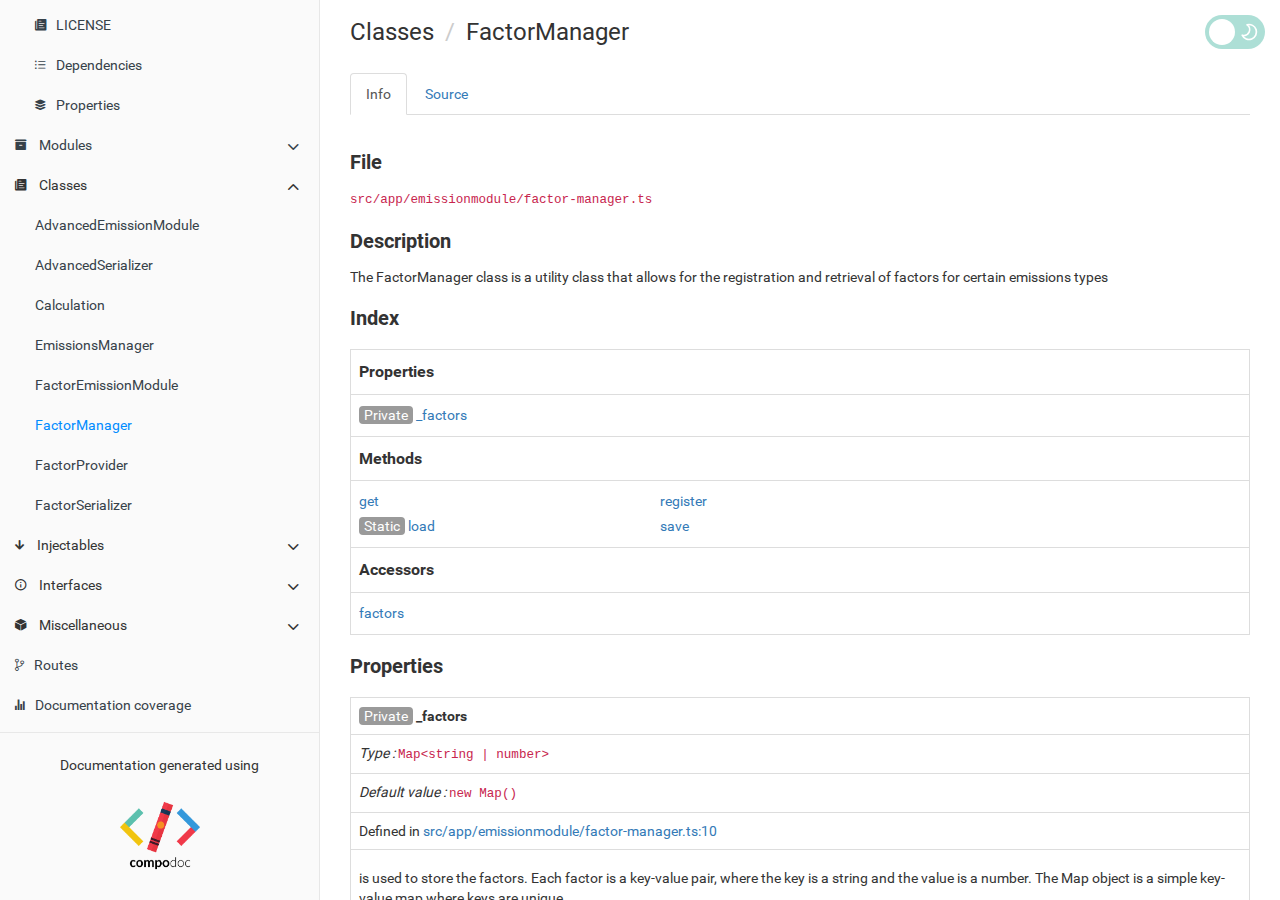
<file: classes/FactorManager.html>
<!doctype html>
<html class="no-js" lang="">
    <head>
        <meta charset="utf-8">
        <meta http-equiv="x-ua-compatible" content="ie=edge">
        <title>carbon-calculator documentation</title>
        <meta name="description" content="">
        <meta name="viewport" content="width=device-width, initial-scale=1">

        <link rel="icon" type="image/x-icon" href="../images/favicon.ico">
	   <link rel="stylesheet" href="../styles/style.css">
        <link rel="stylesheet" href="../styles/dark.css">
    </head>
    <body>

        <div class="navbar navbar-default navbar-fixed-top visible-xs">
            <a href="../" class="navbar-brand">carbon-calculator documentation</a>
            <button type="button" class="btn btn-default btn-menu ion-ios-menu" id="btn-menu"></button>
        </div>

        <div class="xs-menu menu" id="mobile-menu">
                <div id="book-search-input" role="search"><input type="text" placeholder="Type to search"></div>            <compodoc-menu></compodoc-menu>
        </div>

        <div class="container-fluid main">
           <div class="row main">
               <div class="hidden-xs menu">
                   <compodoc-menu mode="normal"></compodoc-menu>
               </div>
               <!-- START CONTENT -->
               <div class="content class">
                   <div class="content-data">












<ol class="breadcrumb">
  <li>Classes</li>
  <li >FactorManager</li>
</ol>

<ul class="nav nav-tabs" role="tablist">
        <li class="active">
            <a href="#info" role="tab" id="info-tab" data-toggle="tab" data-link="info">Info</a>
        </li>
        <li >
            <a href="#source" role="tab" id="source-tab" data-toggle="tab" data-link="source">Source</a>
        </li>
</ul>

<div class="tab-content">
    <div class="tab-pane fade active in" id="c-info">
        <p class="comment">
            <h3>File</h3>
        </p>
        <p class="comment">
            <code>src/app/emissionmodule/factor-manager.ts</code>
        </p>


            <p class="comment">
                <h3>Description</h3>
            </p>
            <p class="comment">
                <p>The FactorManager class is a utility class that allows for the registration and retrieval of
factors for certain emissions types</p>

            </p>




            <section>
    <h3 id="index">Index</h3>
    <table class="table table-sm table-bordered index-table">
        <tbody>
                <tr>
                    <td class="col-md-4">
                        <h6><b>Properties</b></h6>
                    </td>
                </tr>
                <tr>
                    <td class="col-md-4">
                        <ul class="index-list">
                            <li>
                                    <span class="modifier">Private</span>
                                <a href="#_factors" >_factors</a>
                            </li>
                        </ul>
                    </td>
                </tr>

                <tr>
                    <td class="col-md-4">
                        <h6><b>Methods</b></h6>
                    </td>
                </tr>
                <tr>
                    <td class="col-md-4">
                        <ul class="index-list">
                            <li>
                                <a href="#get" >get</a>
                            </li>
                            <li>
                                    <span class="modifier">Static</span>
                                <a href="#load" >load</a>
                            </li>
                            <li>
                                <a href="#register" >register</a>
                            </li>
                            <li>
                                <a href="#save" >save</a>
                            </li>
                        </ul>
                    </td>
                </tr>





                    <tr>
                        <td class="col-md-4">
                            <h6><b>Accessors</b></h6>
                        </td>
                    </tr>
                    <tr>
                        <td class="col-md-4">
                            <ul class="index-list">
                                <li>
                                    <a href="#factors" >factors</a>
                                </li>
                            </ul>
                        </td>
                    </tr>
        </tbody>
    </table>
</section>


            <section>
    
    <h3 id="inputs">
        Properties
    </h3>
    <table class="table table-sm table-bordered">
        <tbody>
            <tr>
                <td class="col-md-4">
                    <a name="_factors"></a>
                    <span class="name">
                            <span class="modifier">Private</span>
                        <span ><b>_factors</b></span>
                        <a href="#_factors"><span class="icon ion-ios-link"></span></a>
                    </span>
                </td>
            </tr>
                <tr>
                    <td class="col-md-4">
                        <i>Type : </i>    <code>Map&lt;string | number&gt;</code>

                    </td>
                </tr>
                <tr>
                    <td class="col-md-4">
                        <i>Default value : </i><code>new Map()</code>
                    </td>
                </tr>
                    <tr>
                        <td class="col-md-4">
                                <div class="io-line">Defined in <a href="" data-line="10" class="link-to-prism">src/app/emissionmodule/factor-manager.ts:10</a></div>
                        </td>
                    </tr>

            <tr>
                <td class="col-md-4">
                    <div class="io-description"><p>is used to store the factors. Each factor is a key-value pair, where the key is a string
and the value is a number. The Map object is a simple key-value map where keys are unique</p>
</div>
                </td>
            </tr>

        </tbody>
    </table>
</section>

            <section>
    
    <h3 id="methods">
        Methods
    </h3>
    <table class="table table-sm table-bordered">
        <tbody>
            <tr>
                <td class="col-md-4">
                    <a name="get"></a>
                    <span class="name">
                        <span ><b>get</b></span>
                        <a href="#get"><span class="icon ion-ios-link"></span></a>
                    </span>
                </td>
            </tr>
            <tr>
                <td class="col-md-4">
<code>get(type: <a href="https://developer.mozilla.org/en-US/docs/Web/JavaScript/Reference/Global_Objects/string" target="_blank">string</a>)</code>
                </td>
            </tr>


            <tr>
                <td class="col-md-4">
                    <div class="io-line">Defined in <a href="" data-line="25"
                            class="link-to-prism">src/app/emissionmodule/factor-manager.ts:25</a></div>
                </td>
            </tr>


            <tr>
                <td class="col-md-4">
                    <div class="io-description"><p>Retrieves the factor for a specific type</p>
</div>

                    <div class="io-description">
                        <b>Parameters :</b>
                        
                        <table class="params">
                            <thead>
                                <tr>
                                    <td>Name</td>
                                    <td>Type</td>
                                    <td>Optional</td>
                                    <td>Description</td>
                                </tr>
                            </thead>
                            <tbody>
                                <tr>
                                    <td>type</td>
                                    <td>
                                                <code><a href="https://developer.mozilla.org/en-US/docs/Web/JavaScript/Reference/Global_Objects/string" target="_blank" >string</a></code>
                                    </td>

                                    <td>
                                        No
                                    </td>


                                    <td>
                                        <p>key</p>

                                    </td>
                                </tr>
                            </tbody>
                        </table>
                    </div>
                    <div>
                    </div>
                    <div class="io-description">
                        <b>Returns : </b>        <code><a href="https://developer.mozilla.org/en-US/docs/Web/JavaScript/Reference/Global_Objects/number" target="_blank" >number</a></code>

                    </div>
                    <div class="io-description">
                        <p>specific factor</p>

                    </div>
                </td>
            </tr>
        </tbody>
    </table>
    <table class="table table-sm table-bordered">
        <tbody>
            <tr>
                <td class="col-md-4">
                    <a name="load"></a>
                    <span class="name">
                        <span class="modifier">Static</span>
                        <span ><b>load</b></span>
                        <a href="#load"><span class="icon ion-ios-link"></span></a>
                    </span>
                </td>
            </tr>
            <tr>
                <td class="col-md-4">
                    <span class="modifier-icon icon ion-ios-reset"></span>
                    <code>load(data: <a href="https://www.typescriptlang.org/docs/handbook/basic-types.html" target="_blank">any</a>)</code>
                </td>
            </tr>


            <tr>
                <td class="col-md-4">
                    <div class="io-line">Defined in <a href="" data-line="53"
                            class="link-to-prism">src/app/emissionmodule/factor-manager.ts:53</a></div>
                </td>
            </tr>


            <tr>
                <td class="col-md-4">
                    <div class="io-description"><p>converts the array back into a map, and creates a new instance of the FactorManager class.</p>
</div>

                    <div class="io-description">
                        <b>Parameters :</b>
                        
                        <table class="params">
                            <thead>
                                <tr>
                                    <td>Name</td>
                                    <td>Type</td>
                                    <td>Optional</td>
                                    <td>Description</td>
                                </tr>
                            </thead>
                            <tbody>
                                <tr>
                                    <td>data</td>
                                    <td>
                                                <code><a href="https://www.typescriptlang.org/docs/handbook/basic-types.html" target="_blank" >any</a></code>
                                    </td>

                                    <td>
                                        No
                                    </td>


                                    <td>
                                        <p>factors</p>

                                    </td>
                                </tr>
                            </tbody>
                        </table>
                    </div>
                    <div>
                    </div>
                    <div class="io-description">
                        <b>Returns : </b>        <code><a href="../classes/FactorManager.html" target="_self" >FactorManager</a></code>

                    </div>
                    <div class="io-description">
                        <p>new instance of FactorManager</p>

                    </div>
                </td>
            </tr>
        </tbody>
    </table>
    <table class="table table-sm table-bordered">
        <tbody>
            <tr>
                <td class="col-md-4">
                    <a name="register"></a>
                    <span class="name">
                        <span ><b>register</b></span>
                        <a href="#register"><span class="icon ion-ios-link"></span></a>
                    </span>
                </td>
            </tr>
            <tr>
                <td class="col-md-4">
<code>register(type: <a href="https://developer.mozilla.org/en-US/docs/Web/JavaScript/Reference/Global_Objects/string" target="_blank">string</a>, factor: <a href="https://developer.mozilla.org/en-US/docs/Web/JavaScript/Reference/Global_Objects/number" target="_blank">number</a>)</code>
                </td>
            </tr>


            <tr>
                <td class="col-md-4">
                    <div class="io-line">Defined in <a href="" data-line="17"
                            class="link-to-prism">src/app/emissionmodule/factor-manager.ts:17</a></div>
                </td>
            </tr>


            <tr>
                <td class="col-md-4">
                    <div class="io-description"><p>Allows for the addition of a new factor to the manager</p>
</div>

                    <div class="io-description">
                        <b>Parameters :</b>
                        
                        <table class="params">
                            <thead>
                                <tr>
                                    <td>Name</td>
                                    <td>Type</td>
                                    <td>Optional</td>
                                    <td>Description</td>
                                </tr>
                            </thead>
                            <tbody>
                                <tr>
                                    <td>type</td>
                                    <td>
                                                <code><a href="https://developer.mozilla.org/en-US/docs/Web/JavaScript/Reference/Global_Objects/string" target="_blank" >string</a></code>
                                    </td>

                                    <td>
                                        No
                                    </td>


                                    <td>
                                        <p>key</p>

                                    </td>
                                </tr>
                                <tr>
                                    <td>factor</td>
                                    <td>
                                                <code><a href="https://developer.mozilla.org/en-US/docs/Web/JavaScript/Reference/Global_Objects/number" target="_blank" >number</a></code>
                                    </td>

                                    <td>
                                        No
                                    </td>


                                    <td>
                                        <p>value</p>

                                    </td>
                                </tr>
                            </tbody>
                        </table>
                    </div>
                    <div>
                    </div>
                    <div class="io-description">
                        <b>Returns : </b>        <code><a href="https://www.typescriptlang.org/docs/handbook/basic-types.html" target="_blank" >void</a></code>

                    </div>
                    <div class="io-description">
                        
                    </div>
                </td>
            </tr>
        </tbody>
    </table>
    <table class="table table-sm table-bordered">
        <tbody>
            <tr>
                <td class="col-md-4">
                    <a name="save"></a>
                    <span class="name">
                        <span ><b>save</b></span>
                        <a href="#save"><span class="icon ion-ios-link"></span></a>
                    </span>
                </td>
            </tr>
            <tr>
                <td class="col-md-4">
<code>save()</code>
                </td>
            </tr>


            <tr>
                <td class="col-md-4">
                    <div class="io-line">Defined in <a href="" data-line="41"
                            class="link-to-prism">src/app/emissionmodule/factor-manager.ts:41</a></div>
                </td>
            </tr>


            <tr>
                <td class="col-md-4">
                    <div class="io-description"><p>converts the map of factors into an array of arrays, where each inner array
contains the type and factor</p>
</div>

                    <div>
                    </div>
                    <div class="io-description">
                        <b>Returns : </b>    <code>any[]</code>

                    </div>
                    <div class="io-description">
                        <p>array of Factors</p>

                    </div>
                </td>
            </tr>
        </tbody>
    </table>
</section>





            <section>
    <h3 id="accessors">
        Accessors
    </h3>
        <table class="table table-sm table-bordered">
            <tbody>
                <tr>
                    <td class="col-md-4">
                        <a name="factors"></a>
                        <span class="name"><b>factors</b><a href="#factors"><span class="icon ion-ios-link"></span></a></span>
                    </td>
                </tr>

                <tr>
                    <td class="col-md-4">
                        <span class="accessor"><b>get</b><code>factors()</code></span>
                    </td>
                </tr>
                            <tr>
                                <td class="col-md-4">
                                    <div class="io-line">Defined in <a href="" data-line="33" class="link-to-prism">src/app/emissionmodule/factor-manager.ts:33</a></div>
                                </td>
                            </tr>
                    <tr>
                        <td class="col-md-4">
                                <div class="io-description"><p>returns the whole map of Factors</p>
</div>

                                <div class="io-description">
                                    <b>Returns : </b>    <code>Map&lt;string, number&gt;</code>

                                </div>
                        </td>
                    </tr>

            </tbody>
        </table>
</section>
    </div>


    <div class="tab-pane fade  tab-source-code" id="c-source">
        <pre class="line-numbers compodoc-sourcecode"><code class="language-typescript">export class FactorManager {
    /**
    * is used to store the factors. Each factor is a key-value pair, where the key is a string
    * and the value is a number. The Map object is a simple key-value map where keys are unique
    */
    private _factors: Map&lt;string, number&gt; &#x3D; new Map();

    /**
     * Allows for the addition of a new factor to the manager
     * @param type key
     * @param factor value
     */
    register(type: string, factor: number): void{
        this._factors.set(type, factor);
    }
    /**
     * Retrieves the factor for a specific type
     * @param type key
     * @returns specific factor
     */
    get(type: string): number{
        if(!this._factors.has(type)) return 0;
        const factor &#x3D; this._factors.get(type);
        return factor ? factor : 0;
    }
    /**
     * returns the whole map of Factors
     */
    get factors(): Map&lt;string, number&gt;{
        return this._factors;
    }
    /**
     * converts the map of factors into an array of arrays, where each inner array
     * contains the type and factor
     * @returns array of Factors
     */
    save(): any[]{
        let list: any[] &#x3D; [];
        this._factors.forEach((value: number, key: string) &#x3D;&gt; {
            list.push([ key, value ]);
        });
        return list;
    }
    /**
     * converts the array back into a map, and creates a new instance of the FactorManager class.
     * @param data factors
     * @returns new instance of FactorManager
     */
    static load(data: any): FactorManager{
        const factorManager &#x3D; new FactorManager();
        data.forEach((row: any) &#x3D;&gt; {
            factorManager.register(row[0], row[1]);
        })
        return factorManager;
    }
}
</code></pre>
    </div>
</div>









                   </div><div class="search-results">
    <div class="has-results">
        <h1 class="search-results-title"><span class='search-results-count'></span> results matching "<span class='search-query'></span>"</h1>
        <ul class="search-results-list"></ul>
    </div>
    <div class="no-results">
        <h1 class="search-results-title">No results matching "<span class='search-query'></span>"</h1>
    </div>
</div>
</div>
               <!-- END CONTENT -->
           </div>
       </div>

          <label class="dark-mode-switch">
               <input type="checkbox">
               <span class="slider">
                    <svg class="slider-icon" viewBox="0 0 24 24" fill="none" height="20" stroke="#000" stroke-linecap="round" stroke-linejoin="round" stroke-width="2" width="20" xmlns="http://www.w3.org/2000/svg">
                    <path d="M21 12.79A9 9 0 1111.21 3 7 7 0 0021 12.79z"></path>
                    </svg>
               </span>
          </label>

       <script>
            var COMPODOC_CURRENT_PAGE_DEPTH = 1;
            var COMPODOC_CURRENT_PAGE_CONTEXT = 'class';
            var COMPODOC_CURRENT_PAGE_URL = 'FactorManager.html';
            var MAX_SEARCH_RESULTS = 15;
       </script>

       <script src="../js/libs/custom-elements.min.js"></script>
       <script src="../js/libs/lit-html.js"></script>

       <script src="../js/menu-wc.js" defer></script>
       <script nomodule src="../js/menu-wc_es5.js" defer></script>

       <script src="../js/libs/bootstrap-native.js"></script>

       <script src="../js/libs/es6-shim.min.js"></script>
       <script src="../js/libs/EventDispatcher.js"></script>
       <script src="../js/libs/promise.min.js"></script>
       <script src="../js/libs/zepto.min.js"></script>

       <script src="../js/compodoc.js"></script>

       <script src="../js/tabs.js"></script>
       <script src="../js/menu.js"></script>
       <script src="../js/libs/clipboard.min.js"></script>
       <script src="../js/libs/prism.js"></script>
       <script src="../js/sourceCode.js"></script>
          <script src="../js/search/search.js"></script>
          <script src="../js/search/lunr.min.js"></script>
          <script src="../js/search/search-lunr.js"></script>
          <script src="../js/search/search_index.js"></script>
       <script src="../js/lazy-load-graphs.js"></script>


    </body>
</html>
</file>
<file: styles/dark.css>
body.dark {
    background: #212121;
    color: #fafafa;
}

.dark code {
    color: #e09393;
}

.dark a,
.dark .menu ul.list li a.active {
    color: #7fc9ff;
}

.dark .menu {
    background: #212121;
    border-right: 1px solid #444;
}

.dark .menu ul.list li a {
    color: #fafafa;
}

.dark .menu ul.list li.divider {
    background: #444;
}

.dark .xs-menu ul.list li:nth-child(2) {
    margin: 0;
    background: none;
}

.dark .menu ul.list li:nth-child(2) {
    margin: 0;
    background: none;
}

.dark #book-search-input {
    background: #212121;
    border-top: 1px solid #444;
    border-bottom: 1px solid #444;
    color: #fafafa;
}

.dark .table.metadata > tbody > tr:hover {
    color: #555;
}

.dark .table-bordered {
    border: 1px solid #444;
}

.dark .table-bordered > tbody > tr > td,
.dark .table-bordered > tbody > tr > th,
.dark .table-bordered > tfoot > tr > td,
.dark .table-bordered > tfoot > tr > th,
.dark .table-bordered > thead > tr > td,
.dark .table-bordered > thead > tr > th {
    border: 1px solid #444;
}

.dark .coverage a,
.dark .coverage-count {
    color: #fafafa;
}

.dark .coverage-header {
    color: black;
}

.dark .routes svg text,
.dark .routes svg a {
    fill: white;
}
.dark .routes svg rect {
    fill: #212121 !important;
}

.dark .navbar-default,
.dark .btn-default {
    background-color: black;
    border-color: #444;
    color: #fafafa;
}

.dark .navbar-default .navbar-brand {
    color: #fafafa;
}

.dark .overview .card,
.dark .modules .card {
    background: #171717;
    color: #fafafa;
    border: 1px solid #444;
}
.dark .overview .card a {
    color: #fafafa;
}

.dark .modules .card-header {
    background: none;
    border-bottom: 1px solid #444;
}

.dark .module .list-group-item {
    background: none;
    border: 1px solid #444;
}

.dark .container-fluid.module h3 a {
    color: #337ab7;
}

.dark table.params thead {
    background: #484848;
    color: #fafafa;
}
</file>
<file: styles/style.css>
@import "./reset.css";
@import "./bootstrap.min.css";
@import "./bootstrap-card.css";
@import "./prism.css";
@import "./ionicons.min.css";
@import "./compodoc.css";
@import "./tablesort.css";
</file>
